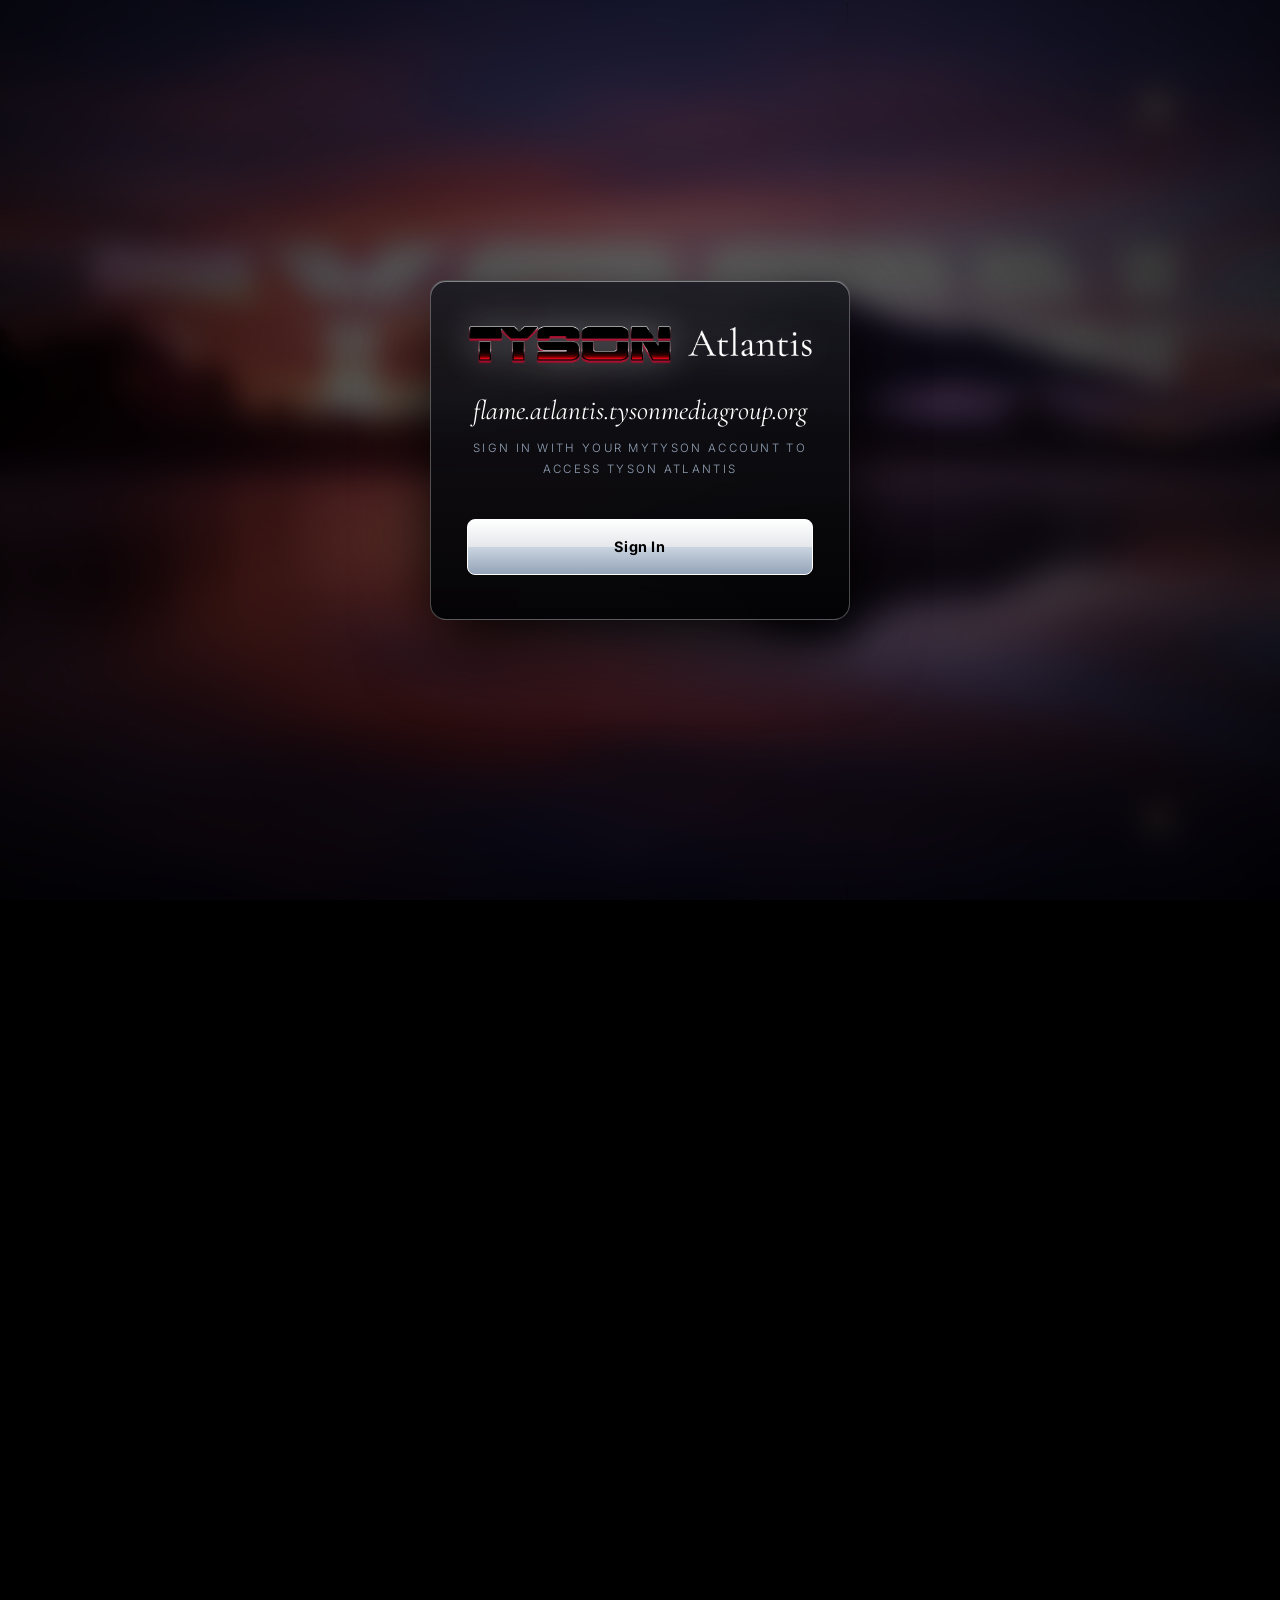
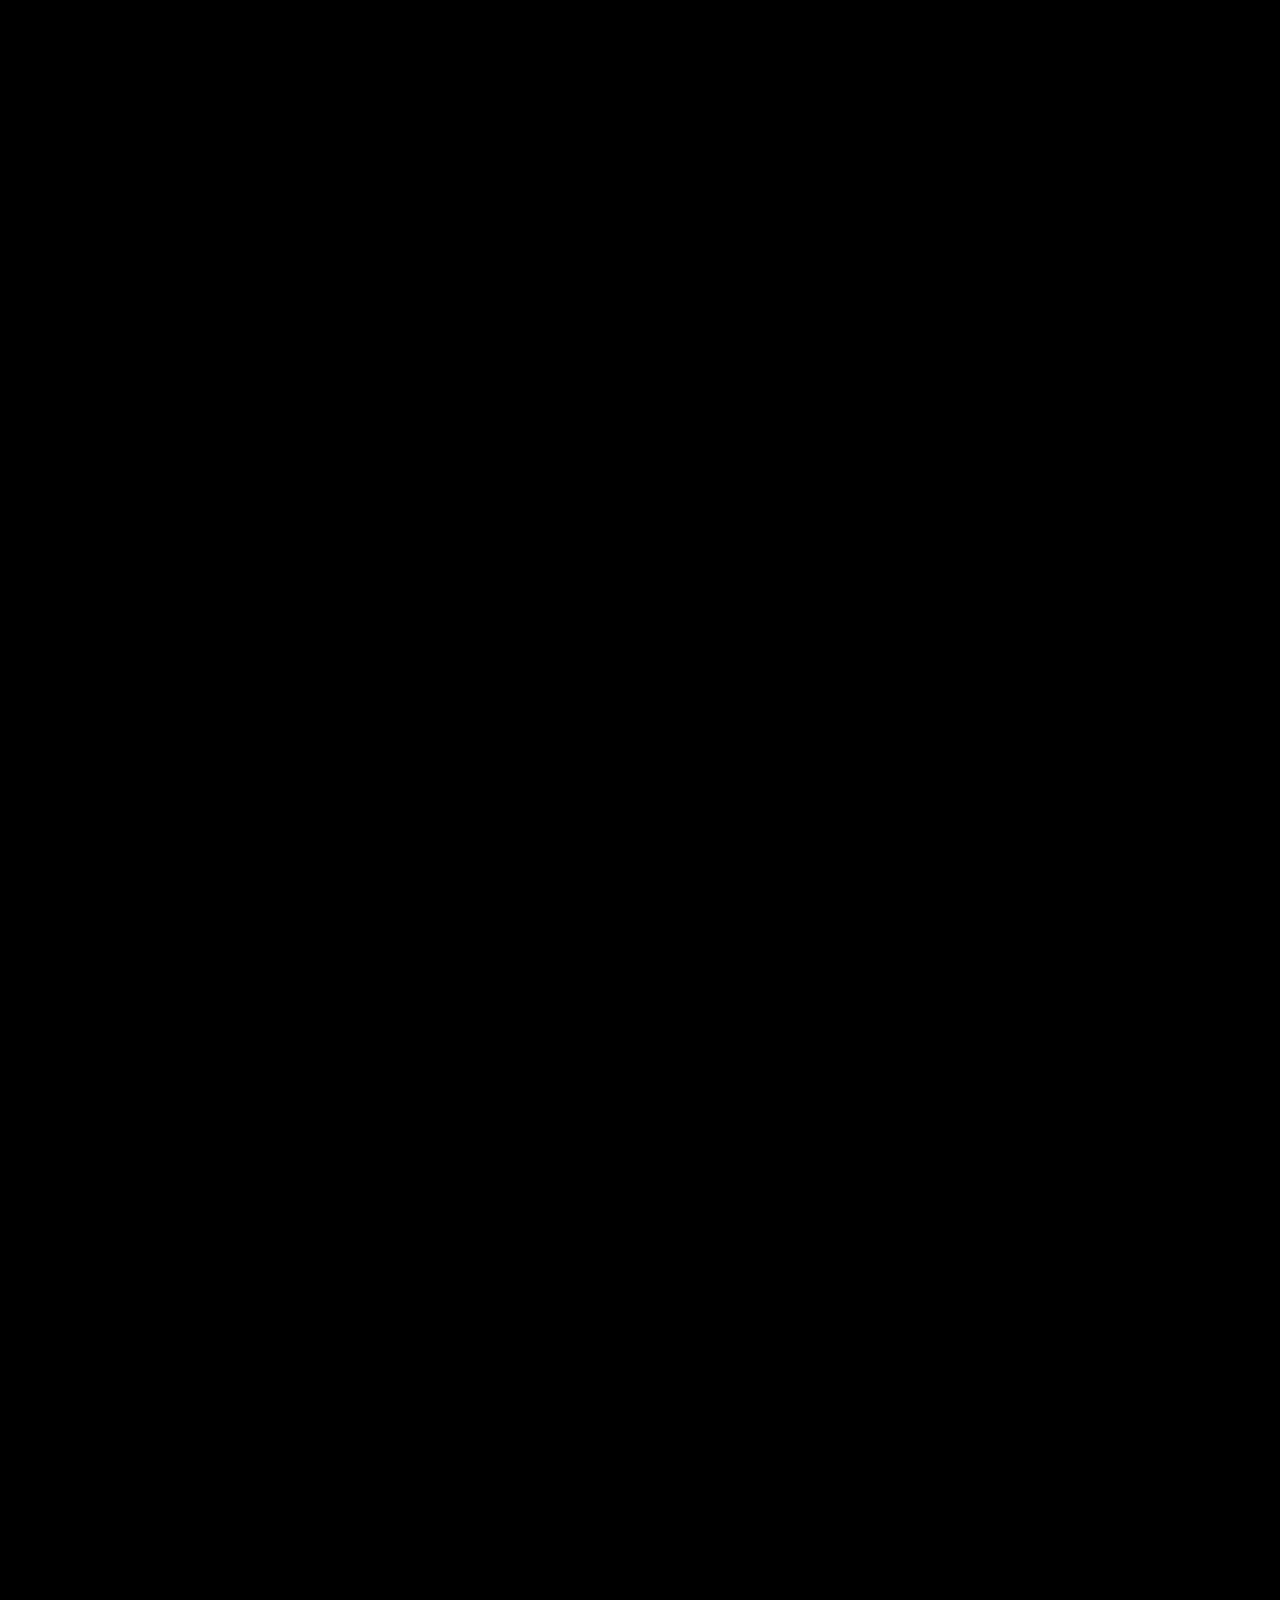
<file: index.html>
<!DOCTYPE html>
<html lang="en" class="intro-animated-page" data-theme="noir-aero">
<head>
    <meta charset="UTF-8">
    <meta name="viewport" content="width=device-width, initial-scale=1.0">
    <title>TYSON Atlantis — flame.atlantis.tysonmediagroup.org</title>
    <link rel="preconnect" href="https://fonts.googleapis.com">
    <link rel="preconnect" href="https://fonts.gstatic.com" crossorigin>
    <link href="https://fonts.googleapis.com/css2?family=Cormorant+Garamond:ital,wght@0,300;0,400;0,500;0,600;1,300;1,400;1,500;1,600&family=Inter:wght@300;400;500;600;700&family=M+PLUS+Rounded+1c:wght@400;500;700;800&family=Nunito:wght@400;600;700;800&family=JetBrains+Mono:wght@400;500;600&display=swap" rel="stylesheet">
    <link rel="stylesheet" href="styles.css">
</head>
<body>
    <!-- Access Lock Screen Overlay -->
    <div class="atlantis-lock-overlay" id="atlantis-lock-screen" role="dialog" aria-modal="true" aria-label="Access Verification">
        <div class="atlantis-lock-card">
            <img src="assets/LOGOSFORGEMINI/TYSONAtlantisBanner.png" alt="TYSON Atlantis" class="atlantis-lock-logo">
            <div class="atlantis-lock-domain">flame.atlantis.tysonmediagroup.org</div>
            <div class="atlantis-lock-subtitle">Sign in with your myTYSON account to access TYSON Atlantis</div>
            <div class="atlantis-lock-form">
                <a href="https://auth.my.tysonmediagroup.org?app=atlantis" id="atlantis-sso-btn" class="atlantis-lock-submit" style="display: block; text-decoration: none; text-align: center;">Sign In</a>
            </div>
        </div>
    </div>
    <!-- Main Top Navigation Header -->
    <header class="main-header" id="main-header">
        <div class="container-wide nav-container">
            <a href="#home" class="nav-logo" aria-label="TYSON Atlantis Home">
                <img src="assets/LOGOSFORGEMINI/TYSONAtlantisBanner.png" alt="TYSON Atlantis" class="logo-img">
            </a>

            <nav class="main-nav" id="main-nav">
                <a href="#home" class="nav-link active">Home</a>
                <a href="player.html" class="nav-link nav-deck-link">Player</a>
                <a href="#catalog" class="nav-link">Releases</a>
                <a href="#about" class="nav-link">Philosophy</a>
            </nav>

            <div class="nav-actions">
                <button id="atlantis-lock-btn" class="btn btn-outline btn-sm" title="Lock Session">
                    <span id="atlantis-active-user-label">Lock</span>
                </button>
                <button class="settings-btn" id="settings-toggle-btn" aria-label="Open Appearance Settings" title="Appearance Settings">
                    <svg width="20" height="20" viewBox="0 0 24 24" fill="none" stroke="currentColor" stroke-width="1.8" stroke-linecap="round" stroke-linejoin="round">
                        <circle cx="12" cy="12" r="3"></circle>
                        <path d="M19.4 15a1.65 1.65 0 0 0 .33 1.82l.06.06a2 2 0 0 1 0 2.83 2 2 0 0 1-2.83 0l-.06-.06a1.65 1.65 0 0 0-1.82-.33 1.65 1.65 0 0 0-1 1.51V21a2 2 0 0 1-2 2 2 2 0 0 1-2-2v-.09A1.65 1.65 0 0 0 9 19.4a1.65 1.65 0 0 0-1.82.33l-.06.06a2 2 0 0 1-2.83 0 2 2 0 0 1 0-2.83l.06-.06a1.65 1.65 0 0 0 .33-1.82 1.65 1.65 0 0 0-1.51-1H3a2 2 0 0 1-2-2 2 2 0 0 1 2-2h.09A1.65 1.65 0 0 0 4.6 9a1.65 1.65 0 0 0-.33-1.82l-.06-.06a2 2 0 0 1 0-2.83 2 2 0 0 1 2.83 0l.06.06a1.65 1.65 0 0 0 1.82.33H9a1.65 1.65 0 0 0 1-1.51V3a2 2 0 0 1 2-2 2 2 0 0 1 2 2v.09a1.65 1.65 0 0 0 1 1.51 1.65 1.65 0 0 0 1.82-.33l.06-.06a2 2 0 0 1 2.83 0 2 2 0 0 1 0 2.83l-.06.06a1.65 1.65 0 0 0-.33 1.82V9a1.65 1.65 0 0 0 1.51 1H21a2 2 0 0 1 2 2 2 2 0 0 1-2 2h-.09a1.65 1.65 0 0 0-1.51 1z"></path>
                    </svg>
                </button>
                <button class="mobile-toggle" id="mobile-toggle" aria-label="Toggle Menu">
                    <span></span><span></span><span></span>
                </button>
            </div>
        </div>
    </header>

    <main id="spa-main-content">
        <!-- ===================================================================
             VIEW 1: HOME (#home)
             =================================================================== -->
        <div id="view-home" class="page-view active-view">
            <!-- Hero Section with Traced 'atlantis.tysonmediagroup.org' Title -->
            <section class="hero-section">
                <!-- Ambient Frosted Glass Background Stage -->
                <div class="hero-bg-carousel" aria-hidden="true">
                    <div class="hero-bg-slide active" style="background-image: url('assets/LOGOSFORGEMINI/ATLANTIS-Sunset.jpg');"></div>
                    <div class="hero-bg-slide" style="background-image: url('assets/LOGOSFORGEMINI/ATLANTISPLAYER-FRUTIGERAERO1.webp');"></div>
                    <div class="hero-bg-slide" style="background-image: url('assets/LOGOSFORGEMINI/ATLANTIS-Sunset2.webp');"></div>
                    <div class="hero-bg-slide" style="background-image: url('assets/LOGOSFORGEMINI/ATLANTISPLAYER-Sunset3.jpg');"></div>
                    <div class="hero-bg-slide" style="background-image: url('assets/LOGOSFORGEMINI/ATLANTISPLAYER_NightGasStation1.jpg');"></div>
                    <div class="hero-bg-overlay"></div>
                </div>

                <div class="container-wide hero-container">
                    <div class="hero-tag-wrap">
                        <span class="editorial-tag">SONIC ARCHITECTURE &bull; ATLANTIS EMOTION AMBIENCE</span>
                    </div>

                    <!-- Centerpiece Title: Exact SVG Letter-by-Letter Trace -->
                    <div class="hero-domain-stage">
                        <svg class="domain-hero-svg" viewBox="0 0 1320 110" xmlns="http://www.w3.org/2000/svg">
                            <defs>
                                <style>
                                    @import url('https://fonts.googleapis.com/css2?family=Cormorant+Garamond:ital,wght@1,400;1,600&amp;display=block');
                                    .domain-hero-text {
                                        font-family: 'Cormorant Garamond', Georgia, serif !important;
                                        font-style: italic !important;
                                    }
                                </style>
                            </defs>
                            <text x="50%" y="62%" text-anchor="middle" dominant-baseline="middle" class="domain-hero-text">
                                <tspan class="trace-char trace-c1">f</tspan><tspan class="trace-char trace-c2">l</tspan><tspan class="trace-char trace-c3">a</tspan><tspan class="trace-char trace-c4">m</tspan><tspan class="trace-char trace-c5">e</tspan><tspan class="trace-char trace-c6">.</tspan><tspan class="trace-char trace-c7">a</tspan><tspan class="trace-char trace-c8">t</tspan><tspan class="trace-char trace-c9">l</tspan><tspan class="trace-char trace-c10">a</tspan><tspan class="trace-char trace-c11">n</tspan><tspan class="trace-char trace-c12">t</tspan><tspan class="trace-char trace-c13">i</tspan><tspan class="trace-char trace-c14">s</tspan><tspan class="trace-char trace-c15">.</tspan><tspan class="trace-char trace-c16">t</tspan><tspan class="trace-char trace-c17">y</tspan><tspan class="trace-char trace-c18">s</tspan><tspan class="trace-char trace-c19">o</tspan><tspan class="trace-char trace-c20">n</tspan><tspan class="trace-char trace-c21">m</tspan><tspan class="trace-char trace-c22">e</tspan><tspan class="trace-char trace-c23">d</tspan><tspan class="trace-char trace-c24">i</tspan><tspan class="trace-char trace-c25">a</tspan><tspan class="trace-char trace-c26">g</tspan><tspan class="trace-char trace-c27">r</tspan><tspan class="trace-char trace-c28">o</tspan><tspan class="trace-char trace-c29">u</tspan><tspan class="trace-char trace-c30">p</tspan><tspan class="trace-char trace-c31">.</tspan><tspan class="trace-char trace-c32">o</tspan><tspan class="trace-char trace-c33">r</tspan><tspan class="trace-char trace-c34">g</tspan>
                            </text>
                        </svg>
                    </div>

                    <!-- Tagline in Cormorant Garamond -->
                    <h2 class="hero-tagline-title">
                        Stillness in Motion &bull; Sped Up, Slowed, Pitched &amp; Reverbed
                    </h2>

                    <!-- Emotional Sub-quote -->
                    <p class="hero-emotional-subtitle">
                        "The hum of memory monoliths rising from an infinite sea &bull; Calibrated for nocturnal contemplation."
                    </p>

                    <!-- Hero Action Buttons -->
                    <div class="hero-cta-group">
                        <a href="player.html" class="btn btn-primary hero-launch-btn">
                            <span>Launch Player &rarr;</span>
                        </a>
                        <a href="#emotion-ambience" class="btn btn-secondary">
                            <span>Emotion Ambience</span>
                        </a>
                        <button id="hero-sound-play-btn" class="btn btn-youtube-cta" title="Play At the Speed of Light">
                            <svg width="18" height="18" viewBox="0 0 24 24" fill="currentColor"><path d="M12 3v10.55c-.59-.34-1.27-.55-2-.55-2.21 0-4 1.79-4 4s1.79 4 4 4 4-1.79 4-4V7h4V3h-6z"/></svg>
                            <span id="hero-play-label">Play At the Speed of Light</span>
                        </button>
                    </div>
                </div>
            </section>

            <!-- Home Content Sections -->
            <div class="home-content-section">
                <!-- Featured Audio Player Spotlight Strip -->
                <section class="section-padding featured-audio-strip">
                    <div class="container-wide">
                        <div class="featured-player-card">
                            <div class="featured-player-left">
                                <div class="spinning-vinyl-preview" id="home-vinyl-preview">
                                    <div class="vinyl-disc">
                                        <div class="vinyl-grooves"></div>
                                        <div class="vinyl-center-label">
                                            <img src="assets/LOGOSFORGEMINI/TYSONAtlantisBanner.png" alt="Atlantis">
                                        </div>
                                    </div>
                                </div>
                                <div class="featured-track-meta">
                                    <span class="badge-tag">NOW SPOTLIGHTED &bull; 432Hz</span>
                                    <h3 id="spotlight-title">At the Speed of Light</h3>
                                    <p id="spotlight-artist">Dimrain47</p>
                                    <div class="spotlight-tags">
                                        <span class="sound-spec">Original Master</span>
                                        <span class="sound-spec">Slowed + Reverb</span>
                                        <span class="sound-spec">Sped Up</span>
                                    </div>
                                </div>
                            </div>
                            <div class="featured-player-actions">
                                <button class="btn btn-primary track-direct-play-btn" data-track-id="speed-of-light">
                                    <svg width="16" height="16" viewBox="0 0 24 24" fill="currentColor"><polygon points="5 3 19 12 5 21 5 3"></polygon></svg>
                                    <span>Stream Now</span>
                                </button>
                                <a href="player.html" class="btn btn-outline btn-sm">
                                    <span>Open Standalone Player &rarr;</span>
                                </a>
                            </div>
                        </div>
                    </div>
                </section>

                <!-- Sonic Disciplines Grid -->
                <section class="section-padding" style="border-top: none; padding-top: 1rem;">
                    <div class="container-wide">
                        <div class="section-header-row">
                            <div>
                                <span class="editorial-tag">AUDIO DISCIPLINES</span>
                                <h2 class="editorial-title">The Atlantis Sonic Spectrum</h2>
                            </div>
                            <a href="#studio" class="btn btn-outline btn-sm">Full Studio Breakdown &rarr;</a>
                        </div>

                        <div class="grid-4">
                            <div class="card emotion-card">
                                <span class="card-num">01</span>
                                <span class="badge-tag">ACOUSTIC ATMOSPHERE</span>
                                <h3>Slowed &amp; Reverbed</h3>
                                <p>Extending harmonic tails, lowering resonant pitch frequencies, and crafting cavernous ambient decay for deep meditative focus.</p>
                            </div>

                            <div class="card emotion-card">
                                <span class="card-num">02</span>
                                <span class="badge-tag">ENERGY &amp; RHYTHM</span>
                                <h3>Sped Up &amp; Pitched</h3>
                                <p>Dynamic transient shaping, high-frequency excitation, and tempo manipulation engineered for vivid emotional kinetic energy.</p>
                            </div>

                            <div class="card emotion-card">
                                <span class="card-num">03</span>
                                <span class="badge-tag">HARDWARE NOSTALGIA</span>
                                <h3>PS2 &amp; XBOX Ambience</h3>
                                <p>Inspired by the monolithic boot hums of the original Xbox and the infinite ocean towers of the PlayStation 2 system menu.</p>
                            </div>

                            <div class="card emotion-card">
                                <span class="card-num">04</span>
                                <span class="badge-tag">AQUEOUS HARMONICS</span>
                                <h3>Submerged Space</h3>
                                <p>Underwater low-pass filtering, marine sound-staging, and oceanic binaural spatialization evoking the sunken stillness of Atlantis.</p>
                            </div>
                        </div>
                    </div>
                </section>

                <!-- AtlantisEmotionAmbience Spotlight -->
                <section class="section-padding">
                    <div class="container-wide">
                        <div class="section-header-row">
                            <div>
                                <span class="editorial-tag">EMOTIONAL RESONANCE</span>
                                <h2 class="editorial-title">AtlantisEmotionAmbience</h2>
                            </div>
                            <a href="#emotion-ambience" class="btn btn-outline btn-sm">Read the Manifesto &rarr;</a>
                        </div>

                        <div class="grid-3">
                            <div class="sound-card emotion-glow-card">
                                <div class="sound-card-header">
                                    <span class="sound-tag">CONSOLES OF MEMORY &bull; PS2 COLD BLUE</span>
                                    <h3>Ocean Monoliths (PS2 Boot)</h3>
                                    <p>Low-frequency maritime wave oscillations, crystalline rising towers, and the vast, empty calm of the legendary PlayStation 2 BIOS screen.</p>
                                </div>
                                <div class="sound-card-footer">
                                    <span class="sound-spec">432Hz &bull; 100% Wet Reverb &bull; -3.5 Semitones</span>
                                    <button class="btn btn-outline btn-sm track-direct-play-btn" data-track-id="ps2-bios" style="margin-top: 0.8rem;">
                                        <span>Play Track &nearr;</span>
                                    </button>
                                </div>
                            </div>

                            <div class="sound-card emotion-glow-card">
                                <div class="sound-card-header">
                                    <span class="sound-tag">NOSTALGIA ARCHIVE &bull; 2010 MEMORY</span>
                                    <h3>it's 2010 - r e f l e c t i o n s</h3>
                                    <p>Alyzea acoustic masterpiece slowed and pitched down with ethereal reverb tails, evoking long summer sunsets from 2010.</p>
                                </div>
                                <div class="sound-card-footer">
                                    <span class="sound-spec">Slowed + Pitched &bull; Nostalgia Mix &bull; Warm Tape</span>
                                    <button class="btn btn-outline btn-sm track-direct-play-btn" data-track-id="its-2010-reflections" style="margin-top: 0.8rem;">
                                        <span>Play Track &nearr;</span>
                                    </button>
                                </div>
                            </div>

                            <div class="sound-card emotion-glow-card">
                                <div class="sound-card-header">
                                    <span class="sound-tag">ORGANIC CALM &bull; TIDE POOL MEDITATION</span>
                                    <h3>Tide Pool &bull; Slowed Submersion</h3>
                                    <p>Gentle aqueous pads, binaural stereo widening, and softened transient decay crafted for nocturnal stillness in motion.</p>
                                </div>
                                <div class="sound-card-footer">
                                    <span class="sound-spec">Official Soundtrack &bull; 0.85x Speed &bull; Extended Lows</span>
                                    <button class="btn btn-outline btn-sm track-direct-play-btn" data-track-id="tide-pool" style="margin-top: 0.8rem;">
                                        <span>Play Track &nearr;</span>
                                    </button>
                                </div>
                            </div>
                        </div>
                    </div>
                </section>
            </div>
        </div>

        <!-- ===================================================================
             VIEW 2: AUDIO STUDIO (#studio)
             =================================================================== -->
        <div id="view-studio" class="page-view">
            <section class="page-header">
                <div class="container-wide page-header-container">
                    <div class="hero-top-row">
                        <span class="editorial-tag">SONIC ENGINEERING &bull; DSP PIPELINE</span>
                    </div>
                    <div class="hero-bottom-left-anchor">
                        <h1 class="page-title oversized-faint-title">Studio</h1>
                        <p class="page-subtitle">
                            TYSON Atlantis manipulates frequency, time, and spatial depth to transform sound into visceral atmospheric architecture.
                        </p>
                    </div>
                </div>
            </section>

            <section class="section-padding">
                <div class="container-wide">
                    <div class="grid-3">
                        <div class="card emotion-card">
                            <span class="card-num">I</span>
                            <span class="badge-tag">DSP PROCESS</span>
                            <h3>Time-Stretching &amp; Granular Delay</h3>
                            <p>Stretching audio up to 400% while retaining transient micro-details, scattering sound grains into multi-layered ambient clouds.</p>
                        </div>

                        <div class="card emotion-card">
                            <span class="card-num">II</span>
                            <span class="badge-tag">FREQUENCY SHIFTING</span>
                            <h3>Harmonic Pitch Modulation</h3>
                            <p>Fine-pitch detuning down to the sub-bass foundation (-12 to -24 semitones) for dense, weighty sonic depth.</p>
                        </div>

                        <div class="card emotion-card">
                            <span class="card-num">III</span>
                            <span class="badge-tag">ACOUSTIC SPACE</span>
                            <h3>Convolution &amp; Algorithmic Reverbs</h3>
                            <p>Simulating immense reflective spaces—from cathedral vaults to underwater canyons and vintage hardware chamber emulations.</p>
                        </div>
                    </div>

                    <div style="margin-top: 3rem; text-align: center;">
                        <a href="player.html" class="btn btn-primary">
                            <span>Open Standalone Player Deck &rarr;</span>
                        </a>
                    </div>
                </div>
            </section>
        </div>

        <!-- ===================================================================
             VIEW 3: ATLANTIS EMOTION AMBIENCE (#emotion-ambience)
             =================================================================== -->
        <div id="view-emotion-ambience" class="page-view">
            <section class="page-header">
                <div class="container-wide page-header-container">
                    <div class="hero-top-row">
                        <span class="editorial-tag">PHILOSOPHICAL SOUNDSCAPES</span>
                    </div>
                    <div class="hero-bottom-left-anchor">
                        <h1 class="page-title oversized-faint-title">Emotion Ambience</h1>
                        <p class="page-subtitle">
                            Ambient sound that holds meaning. Inspired by the profound, slightly lonely, yet comforting atmospheres of early 2000s hardware boot screens and boundless virtual worlds.
                        </p>
                    </div>
                </div>
            </section>

            <section class="section-padding">
                <div class="container" style="max-width: 1080px;">
                    <div style="font-size: 1.25rem; line-height: 1.95; color: var(--text-body); margin-top: 1rem;">
                        <div class="modal-callout emotion-manifest-callout" style="margin: 2.5rem 0 3.5rem 0; text-align: center; border-left: none; border-top: 1px solid var(--border-subtle); border-bottom: 1px solid var(--border-subtle); padding: 3rem 2rem;">
                            <span style="font-family: var(--font-heading); font-size: 3.2rem; font-style: italic; color: var(--text-white); display: block; margin-bottom: 0.5rem; text-shadow: 0 0 25px var(--accent-glow);">
                                "A Resonance of Memory"
                            </span>
                            <span style="font-size: 0.85rem; color: var(--text-dim); letter-spacing: 0.18em; text-transform: uppercase;">
                                The AtlantisEmotionAmbience Manifest &bull; 432Hz Core
                            </span>
                        </div>

                        <p style="margin-bottom: 2.25rem;">
                            There was an unmistakable emotional weight to turning on a console like the <strong>PlayStation 2</strong> or original <strong>Xbox</strong> late at night. The sound of memory card towers rising from a foggy ocean, or a radioactive core humming in the dark, wasn't just UI audio—it was an invitation into an expansive, calm dimension.
                        </p>
                        <p style="margin-bottom: 2.25rem;">
                            <strong>AtlantisEmotionAmbience</strong> captures that specific feeling. By synthesizing warm tape flutter, sub-octave droning, and shimmering high-register reverberation, we craft sounds that feel like memories you didn't know you had.
                        </p>

                        <div style="margin: 3.5rem 0; text-align: center;">
                            <button class="btn btn-primary track-direct-play-btn" data-track-id="ps2-bios">
                                <span>Experience PS2 Ocean Ambience in Deck &rarr;</span>
                            </button>
                        </div>
                    </div>
                </div>
            </section>
        </div>

        <!-- ===================================================================
             VIEW 4: CATALOG & RELEASES (#catalog)
             =================================================================== -->
        <div id="view-catalog" class="page-view">
            <section class="page-header">
                <div class="container-wide page-header-container">
                    <div class="hero-top-row">
                        <span class="editorial-tag">OFFICIAL TYSON ATLANTIS DISCOGRAPHY</span>
                    </div>
                    <div class="hero-bottom-left-anchor">
                        <h1 class="page-title oversized-faint-title">Releases</h1>
                        <p class="page-subtitle">
                            Stream and explore original sound design, slowed/reverbed audio productions, and film soundtracks composed for TYSON Media Group.
                        </p>
                    </div>
                </div>
            </section>

            <section class="section-padding">
                <div class="container-wide">
                    <div class="grid-3" id="catalog-cards-grid">
                        <div class="card emotion-card">
                            <span class="card-num">#001</span>
                            <span class="badge-tag">DIMRAIN47</span>
                            <h3>At the Speed of Light</h3>
                            <p>Dimrain47 — Orchestral electronic trance and high-velocity synth arpeggios.</p>
                            <div style="margin-top: 1.5rem;">
                                <button class="btn btn-outline btn-sm track-direct-play-btn" data-track-id="speed-of-light">
                                    <span>Play Track &circlearrowright;</span>
                                </button>
                            </div>
                        </div>

                        <div class="card emotion-card">
                            <span class="card-num">#002</span>
                            <span class="badge-tag">SLOWED + REVERB</span>
                            <h3>At the Speed of Light (Slowed + Reverb)</h3>
                            <p>Dimrain47 slowed to 0.84x pitch and immersed in cathedral reverb.</p>
                            <div style="margin-top: 1.5rem;">
                                <button class="btn btn-outline btn-sm track-direct-play-btn" data-track-id="speed-of-light-slowed">
                                    <span>Play Track &circlearrowright;</span>
                                </button>
                            </div>
                        </div>

                        <div class="card emotion-card">
                            <span class="card-num">#003</span>
                            <span class="badge-tag">DIMRAIN47</span>
                            <h3>Surface</h3>
                            <p>Dimrain47 — Melodic electronic leads and rapid-fire rhythmic precision.</p>
                            <div style="margin-top: 1.5rem;">
                                <button class="btn btn-outline btn-sm track-direct-play-btn" data-track-id="dimrain-surface">
                                    <span>Play Track &circlearrowright;</span>
                                </button>
                            </div>
                        </div>

                        <div class="card emotion-card">
                            <span class="card-num">#004</span>
                            <span class="badge-tag">DIMRAIN47</span>
                            <h3>Infernoplex</h3>
                            <p>Dimrain47 — Driving synth riffs and classic electronic percussion.</p>
                            <div style="margin-top: 1.5rem;">
                                <button class="btn btn-outline btn-sm track-direct-play-btn" data-track-id="dimrain-infernoplex">
                                    <span>Play Track &circlearrowright;</span>
                                </button>
                            </div>
                        </div>

                        <div class="card emotion-card">
                            <span class="card-num">#005</span>
                            <span class="badge-tag">F-777</span>
                            <h3>Sonic Blaster</h3>
                            <p>F-777 — Crisp electro basslines and melodic synth drops.</p>
                            <div style="margin-top: 1.5rem;">
                                <button class="btn btn-outline btn-sm track-direct-play-btn" data-track-id="sonic-blaster">
                                    <span>Play Track &circlearrowright;</span>
                                </button>
                            </div>
                        </div>

                        <div class="card emotion-card">
                            <span class="card-num">#006</span>
                            <span class="badge-tag">NIGHTKILLA</span>
                            <h3>Nine Circles</h3>
                            <p>NightKilla — Heavy electronic dubstep and rapid synth sequences.</p>
                            <div style="margin-top: 1.5rem;">
                                <button class="btn btn-outline btn-sm track-direct-play-btn" data-track-id="nine-circles">
                                    <span>Play Track &circlearrowright;</span>
                                </button>
                            </div>
                        </div>

                        <div class="card emotion-card">
                            <span class="card-num">#007</span>
                            <span class="badge-tag">CREO</span>
                            <h3>Dimension</h3>
                            <p>Creo — Saxophone melodies fused with atmospheric electronic production.</p>
                            <div style="margin-top: 1.5rem;">
                                <button class="btn btn-outline btn-sm track-direct-play-btn" data-track-id="creo-dimension">
                                    <span>Play Track &circlearrowright;</span>
                                </button>
                            </div>
                        </div>

                        <div class="card emotion-card">
                            <span class="card-num">#008</span>
                            <span class="badge-tag">OFFICIAL SIGNATURE</span>
                            <h3>tysonmediagroupsunset</h3>
                            <p>The definitive evening score of TYSON Media Group. Warm sunset pads, extended low-end decay, and serene stillness.</p>
                            <div style="margin-top: 1.5rem;">
                                <button class="btn btn-outline btn-sm track-direct-play-btn" data-track-id="tyson-sunset">
                                    <span>Play Track &circlearrowright;</span>
                                </button>
                            </div>
                        </div>

                        <div class="card emotion-card">
                            <span class="card-num">#009</span>
                            <span class="badge-tag">OFFICIAL SOUNDTRACK</span>
                            <h3>Tide Pool (Original Core Mix)</h3>
                            <p>The iconic atmospheric foundation score of the myT5S platform and TYSON Media Group portal.</p>
                            <div style="margin-top: 1.5rem;">
                                <button class="btn btn-outline btn-sm track-direct-play-btn" data-track-id="tide-pool">
                                    <span>Play Track &circlearrowright;</span>
                                </button>
                            </div>
                        </div>
                    </div>
                </div>
            </section>
        </div>

        <!-- ===================================================================
             VIEW 5: ACOUSTIC PHILOSOPHY (#about)
             =================================================================== -->
        <div id="view-about" class="page-view">
            <section class="page-header">
                <div class="container-wide page-header-container">
                    <div class="hero-top-row">
                        <span class="editorial-tag">THE SONIC ETHOS</span>
                    </div>
                    <div class="hero-bottom-left-anchor">
                        <h1 class="page-title oversized-faint-title">Philosophy</h1>
                        <p class="page-subtitle">
                            Audio is not background filler—it is the emotional architecture of perception.
                        </p>
                    </div>
                </div>
            </section>

            <section class="section-padding">
                <div class="container" style="max-width: 1080px;">
                    <div style="font-size: 1.25rem; line-height: 1.95; color: var(--text-body); margin-top: 1rem;">
                        <div class="modal-callout emotion-manifest-callout" style="margin: 2.5rem 0 3.5rem 0; text-align: center; border-left: none; border-top: 1px solid var(--border-subtle); border-bottom: 1px solid var(--border-subtle); padding: 3rem 2rem;">
                            <span style="font-family: var(--font-heading); font-size: 3.2rem; font-style: italic; color: var(--text-white); display: block; margin-bottom: 0.5rem; text-shadow: 0 0 25px var(--accent-glow);">
                                "Stillness in Motion"
                            </span>
                            <span style="font-size: 0.85rem; color: var(--text-dim); letter-spacing: 0.18em; text-transform: uppercase;">
                                Official Motto &bull; TYSON Atlantis &bull; Audio Studio
                            </span>
                        </div>

                        <p style="margin-bottom: 2.25rem;">
                            At TYSON Atlantis, our approach is rooted in the belief that slowing down, pitch-shifting, and adding spatial reverb isn't just a trend—it unlocks hidden harmonic frequencies that trigger deep human nostalgia.
                        </p>
                        <p style="margin-bottom: 2.25rem;">
                            Whether producing the soundtrack for high-speed racing telemetry films or crafting ambient soundscapes for nocturnal coding, our productions are engineered to create a tranquil sanctuary of sound.
                        </p>
                    </div>
                </div>
            </section>
        </div>
    </main>

    <!-- ===================================================================
         PERSISTENT FLOATING BOTTOM AUDIO MINI-PLAYER DOCK
         =================================================================== -->
    <div class="bottom-audio-dock" id="persistent-audio-dock">
        <div class="dock-container">
            <!-- Left: Mini Track Details -->
            <div class="dock-track-info">
                <a href="player.html" class="dock-thumb-wrap" title="Open Standalone Player">
                    <div class="dock-mini-vinyl" id="dock-mini-vinyl">
                        <img src="assets/LOGOSFORGEMINI/TYSONAtlantisBanner.png" alt="Vinyl Label">
                    </div>
                </a>
                <div class="dock-meta-text">
                    <a href="player.html" class="dock-title-link" id="dock-track-title">At the Speed of Light</a>
                    <span class="dock-artist" id="dock-track-artist">Dimrain47</span>
                </div>
            </div>

            <!-- Center: Transport & Progress Scrubber -->
            <div class="dock-controls-center">
                <div class="dock-buttons-row">
                    <button class="dock-btn" id="dock-prev-btn" title="Previous Track">
                        <svg width="18" height="18" viewBox="0 0 24 24" fill="currentColor"><polygon points="19 20 9 12 19 4 19 20"></polygon><line x1="5" y1="19" x2="5" y2="5" stroke="currentColor" stroke-width="2.5"></line></svg>
                    </button>
                    <button class="dock-btn-play" id="dock-play-btn" title="Play / Pause">
                        <svg id="dock-play-icon" width="20" height="20" viewBox="0 0 24 24" fill="currentColor"><polygon points="5 3 19 12 5 21 5 3"></polygon></svg>
                        <svg id="dock-pause-icon" width="20" height="20" viewBox="0 0 24 24" fill="currentColor" style="display: none;"><rect x="6" y="4" width="4" height="16"></rect><rect x="14" y="4" width="4" height="16"></rect></svg>
                    </button>
                    <button class="dock-btn" id="dock-next-btn" title="Next Track">
                        <svg width="18" height="18" viewBox="0 0 24 24" fill="currentColor"><polygon points="5 4 15 12 5 20 5 4"></polygon><line x1="19" y1="5" x2="19" y2="19" stroke="currentColor" stroke-width="2.5"></line></svg>
                    </button>
                </div>
                <div class="dock-scrubber-row">
                    <span class="dock-time" id="dock-time-current">0:00</span>
                    <div class="dock-progress-track" id="dock-progress-wrap">
                        <div class="dock-progress-fill" id="dock-progress-fill"></div>
                    </div>
                    <span class="dock-time" id="dock-time-duration">0:00</span>
                </div>
            </div>

            <!-- Right: Mini Visualizer & Deck Launcher -->
            <div class="dock-actions-right">
                <canvas id="dock-mini-visualizer" width="80" height="32" class="dock-mini-canvas" title="Live Visualizer"></canvas>
                <span class="dock-speed-badge" id="dock-speed-badge">1.00x</span>
                <a href="player.html" class="btn btn-outline btn-xs dock-deck-open-btn" title="Open Full Standalone Player">
                    <svg width="14" height="14" viewBox="0 0 24 24" fill="none" stroke="currentColor" stroke-width="2"><polyline points="15 3 21 3 21 9"></polyline><polyline points="9 21 3 21 3 15"></polyline><line x1="21" y1="3" x2="14" y2="10"></line><line x1="3" y1="21" x2="10" y2="14"></line></svg>
                    <span>Player</span>
                </a>
            </div>
        </div>
    </div>

    <!-- Main Footer with Full 44-Endpoint Registry -->
    <footer class="main-footer">
        <div class="container-wide">
            <div class="footer-top-grid">
                <div class="footer-brand-col">
                    <img src="assets/LOGOSFORGEMINI/TYSONAtlantisBanner.png" alt="TYSON Atlantis" class="footer-brand-logo">
                    <p class="footer-brand-desc">
                        The acoustic sound laboratory of TYSON Media Group. Specializing in slowed, sped-up, pitched, reverbed audio synthesis, and atmospheric Emotion Ambience.
                    </p>
                </div>

                <div class="footer-links-col">
                    <h4 class="footer-col-title">Navigation</h4>
                    <ul class="footer-links-list">
                        <li><a href="#home">Home</a></li>
                        <li><a href="player.html">Standalone Player</a></li>
                        <li><a href="#catalog">Catalog &amp; Releases</a></li>
                        <li><a href="#emotion-ambience">AtlantisEmotionAmbience</a></li>
                        <li><a href="#studio">Audio Studio</a></li>
                        <li><a href="#about">Acoustic Philosophy</a></li>
                    </ul>
                </div>

                <div class="footer-links-col">
                    <h4 class="footer-col-title">Media Group Registry</h4>
                    <ul class="footer-links-list">
                        <li><a href="https://tysonmediagroup.org" target="_blank" rel="noopener">tysonmediagroup.org &nearr;</a></li>
                        <li><a href="https://atlantis.tysonmediagroup.org">atlantis.tysonmediagroup.org</a></li>
                        <li><a href="https://tr.tysonmediagroup.org" target="_blank" rel="noopener">tr.tysonmediagroup.org &nearr;</a></li>
                        <li><a href="https://myt5s.app" target="_blank" rel="noopener">myt5s.app &nearr;</a></li>
                    </ul>
                </div>
            </div>

            <!-- Complete 44-Endpoint Registry Collapsible Accordion -->
            <details class="corporate-directory-accordion">
                <summary class="corporate-directory-summary">
                    <span>TYSON Media Group &bull; Complete 44-Endpoint Network Registry</span>
                    <span class="accordion-icon">+</span>
                </summary>
                <div class="corporate-directory-body">
                    <div class="directory-columns-grid">
                        <div>
                            <h5>Core Platforms</h5>
                            <ul>
                                <li><a href="https://tysonmediagroup.org" target="_blank" rel="noopener">tysonmediagroup.org &nearr;</a></li>
                                <li><a href="https://myt5s.app" target="_blank" rel="noopener">myt5s.app &nearr;</a></li>
                                <li><a href="https://t5s.app" target="_blank" rel="noopener">t5s.app &nearr;</a></li>
                                <li><a href="https://atlantis.tysonmediagroup.org">atlantis.tysonmediagroup.org</a></li>
                                <li><a href="https://tr.tysonmediagroup.org" target="_blank" rel="noopener">tr.tysonmediagroup.org &nearr;</a></li>
                            </ul>
                        </div>
                        <div>
                            <h5>Subdomains &amp; Racing</h5>
                            <ul>
                                <li><a href="https://323.tr.tysonmediagroup.org" target="_blank" rel="noopener">323.tr.tysonmediagroup.org &nearr;</a></li>
                                <li><a href="https://525.tr.tysonmediagroup.org" target="_blank" rel="noopener">525.tr.tysonmediagroup.org &nearr;</a></li>
                                <li><a href="https://11.caymans.tr.tysonmediagroup.org" target="_blank" rel="noopener">11.caymans.tr.tysonmediagroup.org &nearr;</a></li>
                                <li><a href="https://8.caymans.tr.tysonmediagroup.org" target="_blank" rel="noopener">8.caymans.tr.tysonmediagroup.org &nearr;</a></li>
                            </ul>
                        </div>
                    </div>
                </div>
            </details>

            <!-- Centered Italic flame.atlantis.tysonmediagroup.org Centerpiece with Glass Gradient Halo -->
            <div class="footer-domain-centerpiece">
                <div class="footer-logo-stage">
                    <img src="assets/LOGOSFORGEMINI/TYSONAtlantisBanner.png" alt="TYSON Atlantis" class="footer-trace-logo">
                </div>
                <div class="footer-domain-title">flame.atlantis.tysonmediagroup.org</div>
                <div class="footer-domain-subtext">Sonic Architecture &bull; AtlantisEmotionAmbience &bull; Stillness in Motion</div>
            </div>

            <div class="footer-bottom">
                <div>&copy; 2026 TYSON Media Group. All rights reserved. Registered acoustic division: <code>flame.atlantis.tysonmediagroup.org</code></div>
            </div>

            <!-- Project T6 Universal Ecosystem Anchor -->
            <div class="project-t6-footer-banner" style="display: flex; justify-content: center; align-items: center; padding: 2rem 1rem 1rem; border-top: 1px solid rgba(255, 255, 255, 0.05); margin-top: 1.5rem;">
                <a href="https://t6graph.tysonmediagroup.org" target="_blank" rel="noopener" title="PROJECT T6 // TYSON Media Group Framework">
                    <img src="assets/projectT6-logo.png" alt="PROJECT T6" style="height: 32px; width: auto; opacity: 0.85; filter: drop-shadow(0 0 12px rgba(255, 255, 255, 0.2)); transition: all 0.3s ease;" onmouseover="this.style.opacity='1'; this.style.filter='drop-shadow(0 0 20px rgba(255, 255, 255, 0.5))'; this.style.transform='scale(1.03)';" onmouseout="this.style.opacity='0.85'; this.style.filter='drop-shadow(0 0 12px rgba(255, 255, 255, 0.2))'; this.style.transform='scale(1)';">
                </a>
            </div>
        </div>
    </footer>

    <!-- Temporary Bottom Intro Logo with Frosted Glass Halo during trace -->
    <div class="intro-bottom-logo-wrap">
        <div class="intro-bottom-logo-stage">
            <img src="assets/LOGOSFORGEMINI/TYSONAtlantisBanner.png" alt="TYSON Atlantis" class="intro-bottom-logo">
        </div>
    </div>

    <!-- Theme & Settings Modal -->
    <div class="settings-modal" id="settings-modal" aria-hidden="true" role="dialog">
        <div class="settings-modal-backdrop" id="settings-modal-backdrop"></div>
        <div class="settings-modal-dialog">
            <button class="settings-modal-close" id="settings-modal-close-btn" aria-label="Close Settings">&times;</button>
            <div class="settings-header">
                <h3 class="settings-title">Portal Preferences</h3>
                <p class="settings-subtitle">Customize aesthetic theme and typography system.</p>
            </div>

            <div class="settings-section">
                <h4 class="settings-section-title">Visual Theme</h4>
                <div class="theme-options-grid">
                    <button class="theme-option-card selected" data-theme-choice="noir-aero">
                        <div class="theme-indicator-row">
                            <span class="theme-option-title">Black Frutiger Aero</span>
                            <span class="theme-swatch-circle swatch-noir-aero"></span>
                        </div>
                        <span class="theme-option-desc">Obsidian gloss glassmorphism, 50/50 specular reflections &amp; monochrome tactile gel.</span>
                    </button>

                    <button class="theme-option-card" data-theme-choice="noir">
                        <div class="theme-indicator-row">
                            <span class="theme-option-title">Noir Midnight</span>
                            <span class="theme-swatch-circle swatch-noir"></span>
                        </div>
                        <span class="theme-option-desc">Pure OLED black, high-contrast monochrome typography.</span>
                    </button>

                    <button class="theme-option-card" data-theme-choice="wii">
                        <div class="theme-indicator-row">
                            <span class="theme-option-title">Nintendo Wii</span>
                            <span class="theme-swatch-circle swatch-wii"></span>
                        </div>
                        <span class="theme-option-desc">Retro Wii system UI, rounded geometry, and sky blue accents.</span>
                    </button>

                    <button class="theme-option-card" data-theme-choice="frutiger">
                        <div class="theme-indicator-row">
                            <span class="theme-option-title">Frutiger Aero</span>
                            <span class="theme-swatch-circle swatch-frutiger"></span>
                        </div>
                        <span class="theme-option-desc">Early Apple Aqua glass, deep cyan depth, and glossy finishes.</span>
                    </button>

                    <button class="theme-option-card" data-theme-choice="nature">
                        <div class="theme-indicator-row">
                            <span class="theme-option-title">Nature Botanical</span>
                            <span class="theme-swatch-circle swatch-nature"></span>
                        </div>
                        <span class="theme-option-desc">Evergreen forest canopy, moss botanicals, and organic warmth.</span>
                    </button>
                </div>
            </div>

            <div class="settings-section" style="margin-bottom: 0;">
                <button id="replay-intro-btn" class="btn btn-outline btn-sm" style="width: 100%; justify-content: center;">
                    <span>Replay Launch Intro Sequence &circlearrowright;</span>
                </button>
            </div>
        </div>
    </div>

    <!-- Hidden HTML5 Audio Element for Web Audio API graph -->
    <audio id="main-audio-element" preload="auto" crossorigin="anonymous"></audio>

    <script src="script.js"></script>
</body>
</html>
</file>
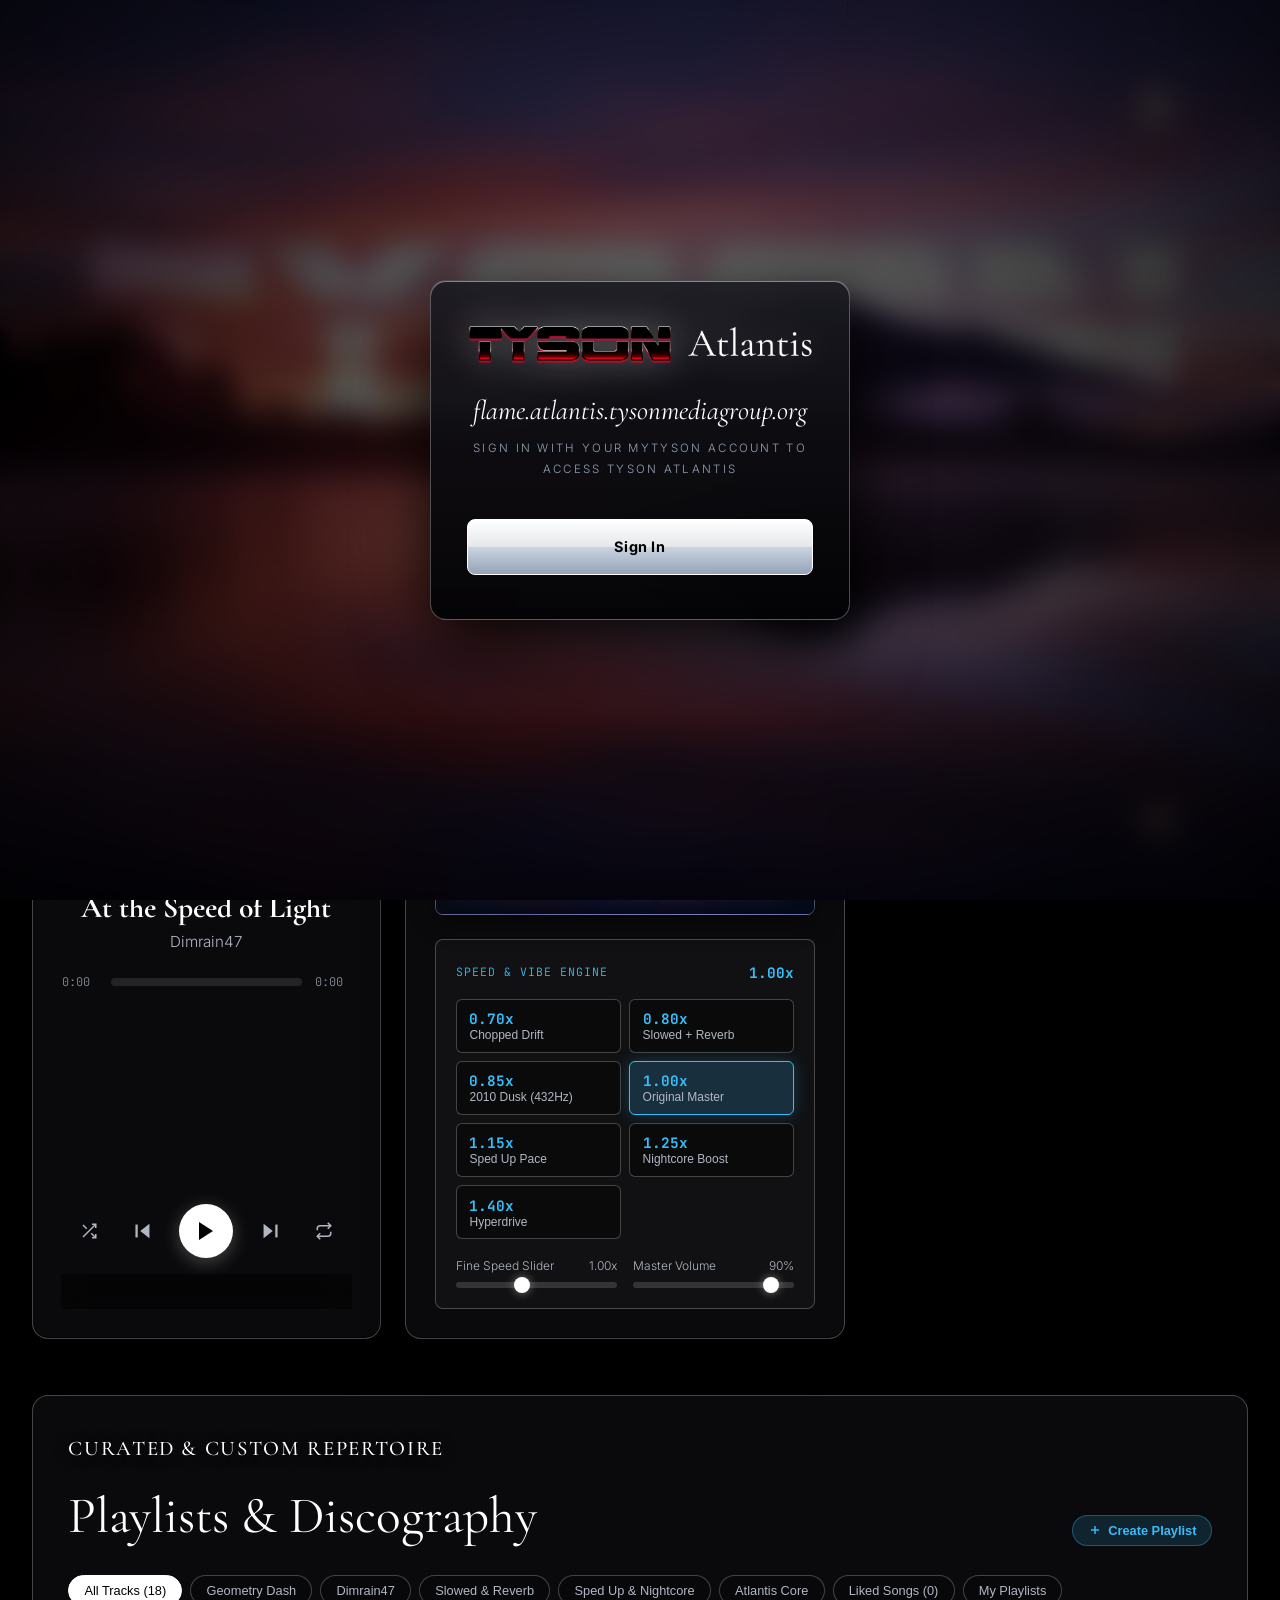
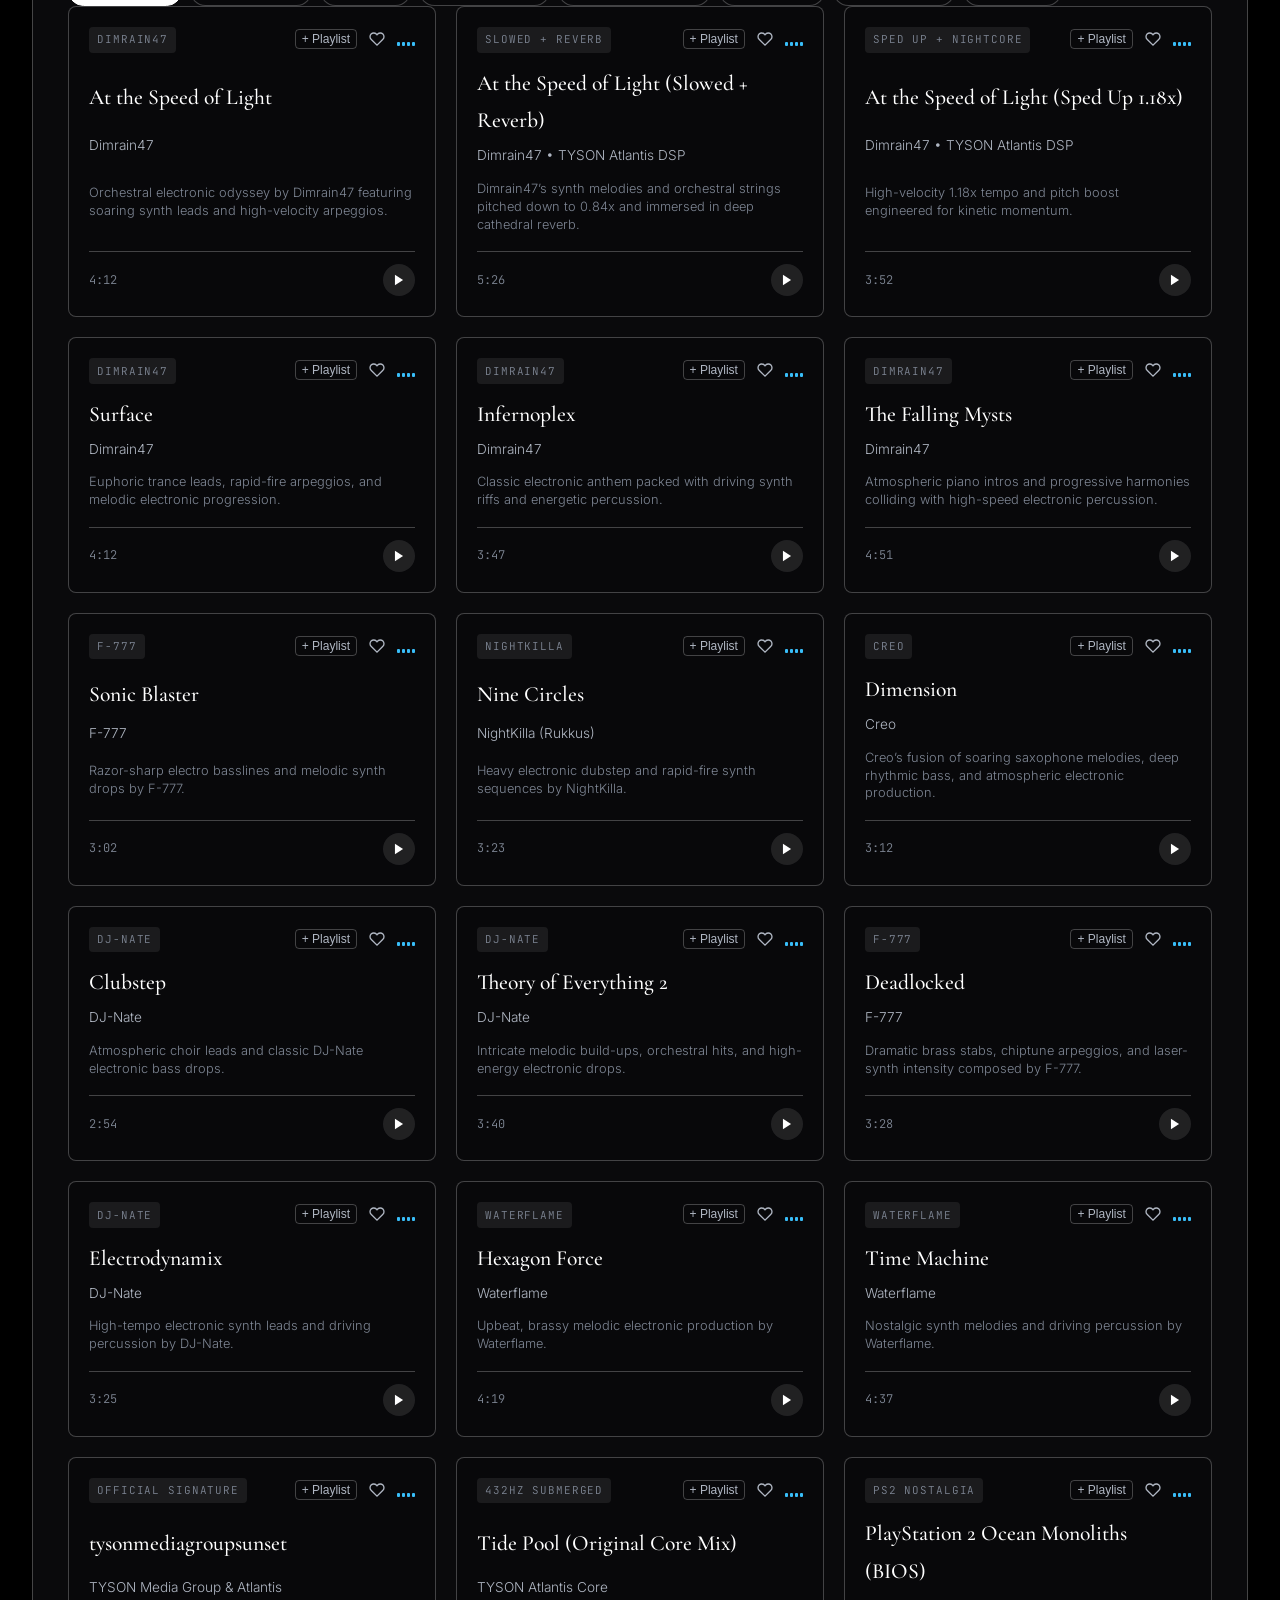
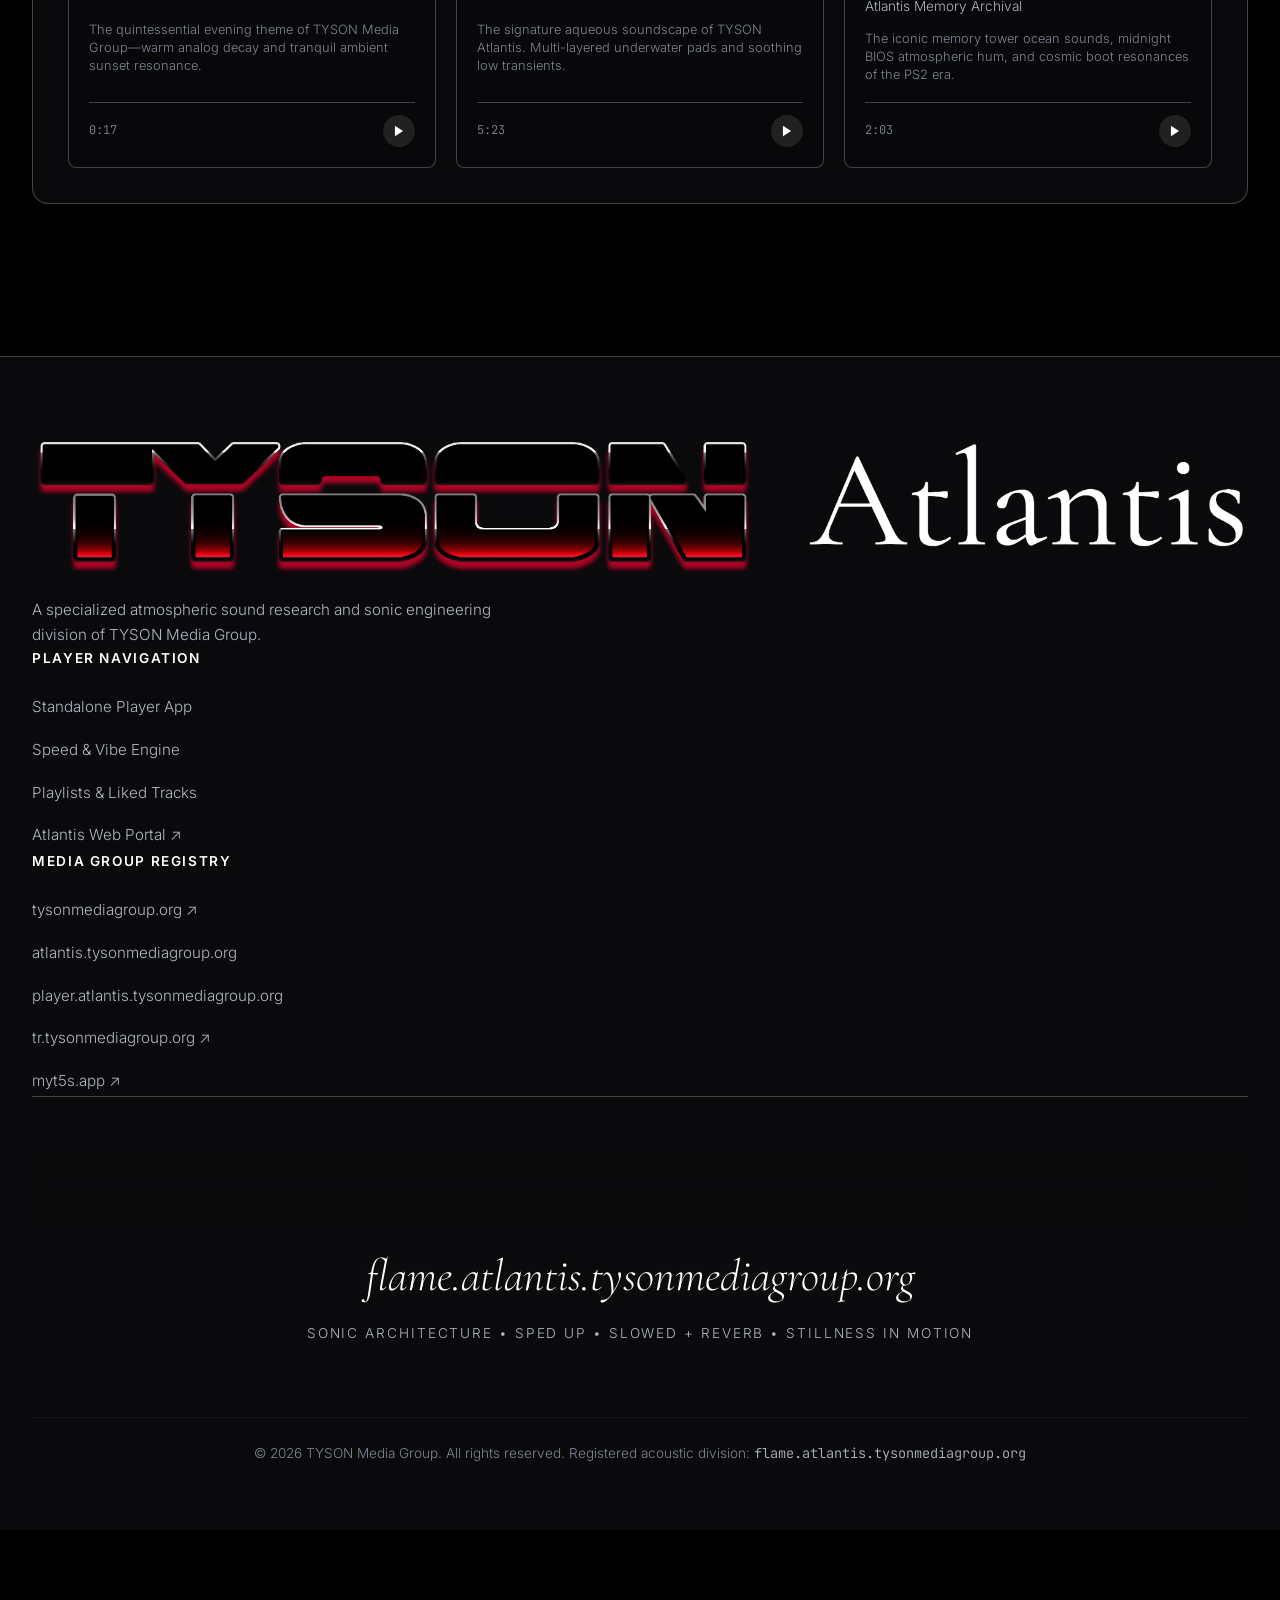
<file: player.html>
<!DOCTYPE html>
<html lang="en" class="intro-complete" data-theme="noir-aero">
<head>
    <meta charset="UTF-8">
    <meta name="viewport" content="width=device-width, initial-scale=1.0">
    <title>TYSON Atlantis Player App — flame.atlantis.tysonmediagroup.org</title>
    <link rel="preconnect" href="https://fonts.googleapis.com">
    <link rel="preconnect" href="https://fonts.gstatic.com" crossorigin>
    <link href="https://fonts.googleapis.com/css2?family=Cormorant+Garamond:ital,wght@0,300;0,400;0,500;0,600;1,300;1,400;1,500;1,600&family=Inter:wght@300;400;500;600;700&family=M+PLUS+Rounded+1c:wght@400;500;700;800&family=Nunito:wght@400;600;700;800&family=JetBrains+Mono:wght@400;500;600&display=swap" rel="stylesheet">
    <link rel="stylesheet" href="styles.css">
    <!-- Google Identity Services SDK -->
    <script src="https://accounts.google.com/gsi/client" async defer></script>
</head>
<body class="standalone-player-body">
    <!-- Access Lock Screen Overlay -->
    <div class="atlantis-lock-overlay" id="atlantis-lock-screen" role="dialog" aria-modal="true" aria-label="Access Verification">
        <div class="atlantis-lock-card">
            <img src="assets/LOGOSFORGEMINI/TYSONAtlantisBanner.png" alt="TYSON Atlantis" class="atlantis-lock-logo">
            <div class="atlantis-lock-domain">flame.atlantis.tysonmediagroup.org</div>
            <div class="atlantis-lock-subtitle">Sign in with your myTYSON account to access TYSON Atlantis</div>
            <div class="atlantis-lock-form">
                <a href="https://auth.my.tysonmediagroup.org?app=atlantis" id="atlantis-sso-btn" class="atlantis-lock-submit" style="display: block; text-decoration: none; text-align: center;">Sign In</a>
            </div>
        </div>
    </div>
    <!-- T5S Standalone Boot Splash Sequence (Pure Black, Crisp, No Glow) -->
    <div class="t5s-boot-splash-container" id="t5s-boot-splash" aria-hidden="true">
        <!-- Phase 1: T5S Boot Logo (0.75s) -->
        <div class="t5s-boot-phase t5s-boot-logo-phase active" id="boot-phase-1">
            <img src="assets/LOGOSFORGEMINI/t5s%20boot%20logo.png" alt="T5S Boot Logo" class="t5s-boot-logo-img">
        </div>
        <!-- Phase 2: New Background myT5S (0.75s) -->
        <div class="t5s-boot-phase t5s-boot-backdrop-phase" id="boot-phase-2" style="background-image: url('assets/LOGOSFORGEMINI/New%20Background%20%22myT5S.jpg');">
            <div class="t5s-boot-overlay"></div>
        </div>
    </div>

    <!-- Main Top Navigation Header -->
    <header class="main-header" id="main-header">
        <div class="container-wide nav-container">
            <a href="player.html" class="nav-logo" aria-label="TYSON Atlantis Player App">
                <img src="assets/LOGOSFORGEMINI/TYSONAtlantisBanner.png" alt="TYSON Atlantis" class="logo-img">
            </a>

            <nav class="main-nav" id="main-nav">
                <a href="index.html#home" class="nav-link">Portal</a>
                <a href="player.html" class="nav-link active">Player</a>
                <a href="#playlists" class="nav-link">Playlists</a>
                <button class="nav-link" id="header-cinema-btn">Cinema</button>
            </nav>

            <div class="nav-actions">
                <button id="atlantis-lock-btn" class="btn btn-outline btn-sm" title="Lock Session">
                    <span id="atlantis-active-user-label">Lock</span>
                </button>
                <button class="settings-btn" id="settings-toggle-btn" aria-label="Open Appearance Settings" title="Appearance Settings">
                    <svg width="20" height="20" viewBox="0 0 24 24" fill="none" stroke="currentColor" stroke-width="1.8" stroke-linecap="round" stroke-linejoin="round">
                        <circle cx="12" cy="12" r="3"></circle>
                        <path d="M19.4 15a1.65 1.65 0 0 0 .33 1.82l.06.06a2 2 0 0 1 0 2.83 2 2 0 0 1-2.83 0l-.06-.06a1.65 1.65 0 0 0-1.82-.33 1.65 1.65 0 0 0-1 1.51V21a2 2 0 0 1-2 2 2 2 0 0 1-2-2v-.09A1.65 1.65 0 0 0 9 19.4a1.65 1.65 0 0 0-1.82.33l-.06.06a2 2 0 0 1-2.83 0 2 2 0 0 1 0-2.83l.06-.06a1.65 1.65 0 0 0 .33-1.82 1.65 1.65 0 0 0-1.51-1H3a2 2 0 0 1-2-2 2 2 0 0 1 2-2h.09A1.65 1.65 0 0 0 4.6 9a1.65 1.65 0 0 0-.33-1.82l-.06-.06a2 2 0 0 1 0-2.83 2 2 0 0 1 2.83 0l.06.06a1.65 1.65 0 0 0 1.82.33H9a1.65 1.65 0 0 0 1-1.51V3a2 2 0 0 1 2-2 2 2 0 0 1 2 2v.09a1.65 1.65 0 0 0 1 1.51 1.65 1.65 0 0 0 1.82-.33l.06-.06a2 2 0 0 1 2.83 0 2 2 0 0 1 0 2.83l-.06.06a1.65 1.65 0 0 0-.33 1.82V9a1.65 1.65 0 0 0 1.51 1H21a2 2 0 0 1 2 2 2 2 0 0 1-2 2h-.09a1.65 1.65 0 0 0-1.51 1z"></path>
                    </svg>
                </button>
                <button class="mobile-toggle" id="mobile-toggle" aria-label="Toggle Menu">
                    <span></span><span></span><span></span>
                </button>
            </div>
        </div>
    </header>

    <main id="spa-main-content">
        <!-- STANDALONE PLAYER VIEW -->
        <div id="view-player" class="page-view active-view">
            <!-- Player Hero Stage with Signature Oversized Translucent Glass Backdrop Box -->
            <section class="hero-section player-hero-section">
                <!-- Ambient Track-Reactive Frosted Glass Background Stage -->
                <div class="hero-bg-carousel player-hero-carousel" id="player-hero-carousel" aria-hidden="true">
                    <div class="hero-bg-slide player-track-slide active" id="player-hero-slide-1" style="background-image: url('assets/LOGOSFORGEMINI/TYSON%20T5S%20Login%20Backdrop.jpg');"></div>
                    <div class="hero-bg-slide player-track-slide" id="player-hero-slide-2"></div>
                    <div class="hero-bg-overlay"></div>
                </div>

                <div class="container-wide hero-container player-hero-container">
                    <div class="hero-top-row">
                        <div class="hero-tag-wrap">
                            <span class="editorial-tag">TYSON ATLANTIS &bull; SPED UP &bull; SLOWED &bull; 432HZ DSP STATION</span>
                        </div>
                    </div>

                    <!-- Bottom-Left Anchored Huge Faint Title -->
                    <div class="hero-bottom-left-anchor">
                        <h1 class="page-title hero-player-title oversized-faint-title">Atlantis</h1>
                        <p class="hero-emotional-subtitle">
                            Speed Tuning, Nightcore Pitch, Cathedral Reverbs &amp; Ambient Visuals
                        </p>
                    </div>
                </div>
            </section>

            <section class="section-padding deck-main-stage" id="station" style="padding-top: 1rem;">
                <div class="container-wide">
                    <!-- Top Deck Rack: 2-Column Console (Vinyl Turntable + Visualizer Monitor & Volume) -->
                    <div class="deck-console-grid">
                        <!-- Console Unit 1: Vinyl Deck & Primary Playback -->
                        <div class="deck-unit deck-vinyl-unit">
                            <div class="unit-top-label">
                                <span>ANALOG VINYL &amp; TAPE DECK</span>
                                <span id="deck-status-text" class="unit-indicator">STANDBY</span>
                            </div>

                            <!-- Large Spinning Vinyl Element -->
                            <div class="vinyl-turntable-stage">
                                <div class="vinyl-disc-large" id="main-deck-vinyl">
                                    <div class="vinyl-groove-rings"></div>
                                    <div class="vinyl-center-art">
                                        <img src="assets/LOGOSFORGEMINI/TYSONAtlantisBanner.png" alt="Atlantis Art" class="vinyl-logo-center">
                                    </div>
                                    <div class="vinyl-tonearm" id="vinyl-tonearm"></div>
                                </div>
                            </div>

                            <!-- Active Song Info -->
                            <div class="deck-track-details">
                                <div style="display: flex; align-items: center; justify-content: space-between; gap: 0.5rem; width: 100%;">
                                    <span class="deck-track-tag" id="deck-track-tag">OFFICIAL SIGNATURE</span>
                                    <button class="btn-like-track" id="deck-like-current-btn" title="Like / Save to Favorites">
                                        <svg width="20" height="20" viewBox="0 0 24 24" fill="none" stroke="currentColor" stroke-width="2"><path d="M20.84 4.61a5.5 5.5 0 0 0-7.78 0L12 5.67l-1.06-1.06a5.5 5.5 0 0 0-7.78 7.78l1.06 1.06L12 21.23l7.78-7.78 1.06-1.06a5.5 5.5 0 0 0 0-7.78z"></path></svg>
                                    </button>
                                </div>
                                <h3 class="deck-track-title" id="deck-track-title">tysonmediagroupsunset</h3>
                                <p class="deck-track-artist" id="deck-track-artist">TYSON Media Group &amp; Atlantis</p>
                            </div>

                            <!-- Scrubber & Time -->
                            <div class="deck-scrubber-row">
                                <span class="time-label" id="deck-time-current">0:00</span>
                                <div class="deck-progress-bar-wrap" id="deck-progress-wrap">
                                    <div class="deck-progress-buffer" id="deck-buffer-bar"></div>
                                    <div class="deck-progress-fill" id="deck-progress-fill"></div>
                                    <div class="deck-scrub-handle" id="deck-scrub-handle"></div>
                                </div>
                                <span class="time-label" id="deck-time-duration">0:00</span>
                            </div>

                            <!-- Transport Controls -->
                            <div class="deck-transport-controls">
                                <button class="btn-transport" id="deck-shuffle-btn" title="Shuffle Playlist">
                                    <svg width="18" height="18" viewBox="0 0 24 24" fill="none" stroke="currentColor" stroke-width="2"><polyline points="16 3 21 3 21 8"></polyline><line x1="4" y1="20" x2="21" y2="3"></line><polyline points="21 16 21 21 16 21"></polyline><line x1="15" y1="15" x2="21" y2="21"></line><line x1="4" y1="4" x2="9" y2="9"></line></svg>
                                </button>
                                <button class="btn-transport" id="deck-prev-btn" title="Previous Track">
                                    <svg width="22" height="22" viewBox="0 0 24 24" fill="currentColor"><polygon points="19 20 9 12 19 4 19 20"></polygon><line x1="5" y1="19" x2="5" y2="5" stroke="currentColor" stroke-width="2.5"></line></svg>
                                </button>
                                <button class="btn-transport-play" id="deck-play-btn" title="Play / Pause">
                                    <svg id="deck-play-icon" width="24" height="24" viewBox="0 0 24 24" fill="currentColor"><polygon points="5 3 19 12 5 21 5 3"></polygon></svg>
                                    <svg id="deck-pause-icon" width="24" height="24" viewBox="0 0 24 24" fill="currentColor" style="display: none;"><rect x="6" y="4" width="4" height="16"></rect><rect x="14" y="4" width="4" height="16"></rect></svg>
                                </button>
                                <button class="btn-transport" id="deck-next-btn" title="Next Track">
                                    <svg width="22" height="22" viewBox="0 0 24 24" fill="currentColor"><polygon points="5 4 15 12 5 20 5 4"></polygon><line x1="19" y1="5" x2="19" y2="19" stroke="currentColor" stroke-width="2.5"></line></svg>
                                </button>
                                <button class="btn-transport" id="deck-loop-btn" title="Repeat Track">
                                    <svg width="18" height="18" viewBox="0 0 24 24" fill="none" stroke="currentColor" stroke-width="2"><polyline points="17 1 21 5 17 9"></polyline><path d="M3 11V9a4 4 0 0 1 4-4h14"></path><polyline points="7 23 3 19 7 15"></polyline><path d="M21 13v2a4 4 0 0 1-4 4H3"></path></svg>
                                </button>
                            </div>

                            <!-- Quick Cinema Fullscreen Button -->
                            <div style="margin-top: 1rem; text-align: center;">
                                <button class="btn-cinema-action" id="deck-cinema-btn" style="width: 100%; justify-content: center;">
                                    <svg width="16" height="16" viewBox="0 0 24 24" fill="none" stroke="currentColor" stroke-width="2"><path d="M8 3H5a2 2 0 0 0-2 2v3m18 0V5a2 2 0 0 0-2-2h-3m0 18h3a2 2 0 0 0 2-2v-3M3 16v3a2 2 0 0 0 2 2h3"></path></svg>
                                    <span>Enter Fullscreen Cinema Mode</span>
                                </button>
                            </div>
                        </div>

                        <!-- Console Unit 2: T5S Monitor & Sped Up / Slowed DSP Engine -->
                        <div class="deck-unit deck-visualizer-unit">
                            <div class="unit-top-label">
                                <span>T5S LOGIN BACKDROP MONITOR</span>
                                <div class="vis-mode-pills">
                                    <button class="vis-mode-btn active" data-vis-mode="bars">Bars</button>
                                    <button class="vis-mode-btn" data-vis-mode="monoliths">PS2 Monoliths</button>
                                    <button class="vis-mode-btn" data-vis-mode="wave">Oscilloscope</button>
                                    <button class="vis-mode-btn" data-vis-mode="cinema">Studio Cinema</button>
                                </div>
                            </div>

                            <!-- T5S Login Backdrop & Visualizer Screen -->
                            <div class="canvas-screen-container player-monitor-screen" style="background-image: url('assets/LOGOSFORGEMINI/TYSON%20T5S%20Login%20Backdrop.jpg'); background-size: cover; background-position: center;">
                                <div class="deck-image-overlay"></div>
                                <canvas id="deck-audio-canvas" width="640" height="240"></canvas>
                                <div class="canvas-screen-glare"></div>
                                <div class="canvas-watermark">T5S LOGIN &bull; REALTIME FFT</div>
                            </div>

                            <!-- SPED UP & SLOWED DSP STATION (Speed Tuning + Pitch Presets) -->
                            <div class="spedup-slowed-dock">
                                <div class="vibe-section-header">
                                    <span class="vibe-tag">SPEED &amp; VIBE ENGINE</span>
                                    <span class="vibe-preset-speed" id="dsp-current-speed-tag">1.00x</span>
                                </div>

                                <div class="speed-vibe-pills">
                                    <button class="btn-vibe-preset" data-speed="0.70" data-reverb="true" data-sub="true">
                                        <span class="vibe-preset-speed">0.70x</span>
                                        <span class="vibe-preset-name">Chopped Drift</span>
                                    </button>
                                    <button class="btn-vibe-preset" data-speed="0.80" data-reverb="true" data-sub="false">
                                        <span class="vibe-preset-speed">0.80x</span>
                                        <span class="vibe-preset-name">Slowed + Reverb</span>
                                    </button>
                                    <button class="btn-vibe-preset" data-speed="0.85" data-reverb="true" data-sub="false">
                                        <span class="vibe-preset-speed">0.85x</span>
                                        <span class="vibe-preset-name">2010 Dusk (432Hz)</span>
                                    </button>
                                    <button class="btn-vibe-preset active" data-speed="1.00" data-reverb="false" data-sub="false">
                                        <span class="vibe-preset-speed">1.00x</span>
                                        <span class="vibe-preset-name">Original Master</span>
                                    </button>
                                    <button class="btn-vibe-preset" data-speed="1.15" data-reverb="false" data-sub="false">
                                        <span class="vibe-preset-speed">1.15x</span>
                                        <span class="vibe-preset-name">Sped Up Pace</span>
                                    </button>
                                    <button class="btn-vibe-preset" data-speed="1.25" data-reverb="false" data-sub="false">
                                        <span class="vibe-preset-speed">1.25x</span>
                                        <span class="vibe-preset-name">Nightcore Boost</span>
                                    </button>
                                    <button class="btn-vibe-preset" data-speed="1.40" data-reverb="false" data-sub="false">
                                        <span class="vibe-preset-speed">1.40x</span>
                                        <span class="vibe-preset-name">Hyperdrive</span>
                                    </button>
                                </div>

                                <!-- Live Tuning Sliders -->
                                <div class="dsp-sliders-grid">
                                    <div class="dsp-slider-box">
                                        <div class="dsp-slider-label-row">
                                            <span>Fine Speed Slider</span>
                                            <span id="dsp-speed-val">1.00x</span>
                                        </div>
                                        <input type="range" id="dsp-speed-slider" min="0.50" max="1.75" step="0.01" value="1.00" class="dsp-slider">
                                    </div>
                                    <div class="dsp-slider-box">
                                        <div class="dsp-slider-label-row">
                                            <span>Master Volume</span>
                                            <span id="deck-volume-val">90%</span>
                                        </div>
                                        <input type="range" id="deck-volume-slider" min="0" max="1" step="0.01" value="0.90" class="dsp-slider volume-slider">
                                    </div>
                                </div>
                            </div>
                        </div>
                    </div>

                    <!-- Bottom Deck Console: Full Playlist Selector & Filter Library -->
                    <div class="deck-playlist-container" id="playlists">
                        <div class="playlist-header-row">
                            <div>
                                <span class="editorial-tag">CURATED &amp; CUSTOM REPERTOIRE</span>
                                <h2 class="editorial-title">Playlists &amp; Discography</h2>
                            </div>
                            <div style="display: flex; align-items: center; gap: 0.75rem;">
                                <button class="create-playlist-btn" id="open-create-playlist-btn">
                                    <svg width="14" height="14" viewBox="0 0 24 24" fill="none" stroke="currentColor" stroke-width="2.5"><line x1="12" y1="5" x2="12" y2="19"></line><line x1="5" y1="12" x2="19" y2="12"></line></svg>
                                    <span>Create Playlist</span>
                                </button>
                            </div>
                        </div>

                        <!-- Playlist Filters Bar -->
                        <div class="playlist-filters-bar" id="playlist-filters-bar">
                            <button class="filter-tab active" data-category="all">All Tracks (18)</button>
                            <button class="filter-tab" data-category="gd">Geometry Dash</button>
                            <button class="filter-tab" data-category="dimrain">Dimrain47</button>
                            <button class="filter-tab" data-category="slowed">Slowed &amp; Reverb</button>
                            <button class="filter-tab" data-category="nightcore">Sped Up &amp; Nightcore</button>
                            <button class="filter-tab" data-category="atlantis">Atlantis Core</button>
                            <button class="filter-tab" data-category="liked">Liked Songs (0)</button>
                            <button class="filter-tab" data-category="custom">My Playlists</button>
                        </div>

                        <!-- Playlist Cards Grid -->
                        <div class="playlist-items-grid" id="deck-playlist-list">
                            <!-- Injected dynamically by script.js -->
                        </div>
                    </div>
                </div>
            </section>
        </div>
    </main>

    <!-- FULLSCREEN CINEMA MODE OVERLAY (Supports Song-Specific GIF / Video / Custom URL) -->
    <div class="fullscreen-cinema-overlay" id="fullscreen-cinema-overlay" aria-hidden="true">
        <!-- Background Media Layer (Video / GIF / Image) -->
        <div class="fullscreen-media-layer" id="fullscreen-media-layer">
            <img src="assets/LOGOSFORGEMINI/ATLANTISPLAYER_NightGasStation1.jpg" alt="Cinema Background" class="fullscreen-bg-media" id="fullscreen-bg-media">
            <video id="fullscreen-bg-video" class="fullscreen-bg-media" autoplay loop muted playsinline style="display: none;"></video>
            <div class="fullscreen-media-vignette"></div>
        </div>

        <!-- Cinema Top Bar -->
        <div class="fullscreen-cinema-topbar">
            <div class="cinema-title-wrap">
                <span class="cinema-top-tag" id="cinema-vibe-tag">ATLANTIS CINEMA &bull; SLOWED + REVERB</span>
                <h2 class="cinema-track-title" id="cinema-track-title">tysonmediagroupsunset</h2>
                <p id="cinema-track-artist" style="font-size: 0.95rem; color: #bae6fd;">TYSON Media Group &amp; Atlantis</p>
            </div>
            <div class="cinema-top-actions">
                <button class="btn-cinema-action" id="cinema-change-media-btn">
                    <svg width="15" height="15" viewBox="0 0 24 24" fill="none" stroke="currentColor" stroke-width="2"><rect x="3" y="3" width="18" height="18" rx="2" ry="2"></rect><circle cx="8.5" cy="8.5" r="1.5"></circle><polyline points="21 15 16 10 5 21"></polyline></svg>
                    <span>Change Video / GIF / Image</span>
                </button>
                <button class="btn-cinema-action" id="cinema-exit-btn">
                    <svg width="16" height="16" viewBox="0 0 24 24" fill="none" stroke="currentColor" stroke-width="2.5"><line x1="18" y1="6" x2="6" y2="18"></line><line x1="6" y1="6" x2="18" y2="18"></line></svg>
                    <span>Exit Cinema</span>
                </button>
            </div>
        </div>

        <!-- Center Rotating Vinyl & Audio Visualizer Ring -->
        <div class="fullscreen-cinema-center">
            <div class="cinema-vinyl-wrap" id="cinema-vinyl-wrap">
                <div class="vinyl-disc-large" style="width: 100%; height: 100%;">
                    <div class="vinyl-groove-rings"></div>
                    <div class="vinyl-center-art">
                        <img src="assets/LOGOSFORGEMINI/TYSONAtlantisBanner.png" alt="Atlantis Art" class="vinyl-logo-center">
                    </div>
                </div>
            </div>
        </div>

        <!-- Cinema Floating Bottom Transport HUD -->
        <div class="fullscreen-cinema-bottombar">
            <div class="deck-scrubber-row">
                <span class="time-label" id="cinema-time-current">0:00</span>
                <div class="deck-progress-bar-wrap" id="cinema-progress-wrap">
                    <div class="deck-progress-fill" id="cinema-progress-fill"></div>
                </div>
                <span class="time-label" id="cinema-time-duration">0:00</span>
            </div>

            <div class="deck-transport-controls" style="justify-content: center; gap: 1.5rem;">
                <button class="btn-transport" id="cinema-prev-btn" title="Previous Track">
                    <svg width="22" height="22" viewBox="0 0 24 24" fill="currentColor"><polygon points="19 20 9 12 19 4 19 20"></polygon><line x1="5" y1="19" x2="5" y2="5" stroke="currentColor" stroke-width="2.5"></line></svg>
                </button>
                <button class="btn-transport-play" id="cinema-play-btn" title="Play / Pause">
                    <svg id="cinema-play-icon" width="24" height="24" viewBox="0 0 24 24" fill="currentColor"><polygon points="5 3 19 12 5 21 5 3"></polygon></svg>
                    <svg id="cinema-pause-icon" width="24" height="24" viewBox="0 0 24 24" fill="currentColor" style="display: none;"><rect x="6" y="4" width="4" height="16"></rect><rect x="14" y="4" width="4" height="16"></rect></svg>
                </button>
                <button class="btn-transport" id="cinema-next-btn" title="Next Track">
                    <svg width="22" height="22" viewBox="0 0 24 24" fill="currentColor"><polygon points="5 4 15 12 5 20 5 4"></polygon><line x1="19" y1="5" x2="19" y2="19" stroke="currentColor" stroke-width="2.5"></line></svg>
                </button>
            </div>
        </div>
    </div>

    <!-- CINEMA MEDIA PICKER MODAL (Preset visualizers / GIFs / custom URL) -->
    <div class="cinema-media-picker-modal" id="cinema-media-picker-modal" aria-hidden="true">
        <div style="display: flex; align-items: center; justify-content: space-between; margin-bottom: 1rem;">
            <h3 style="color: #ffffff; font-size: 1.1rem; font-weight: 600;">Fullscreen Cinema Visuals</h3>
            <button id="close-cinema-media-modal-btn" style="background: none; border: none; color: #fff; font-size: 1.4rem; cursor: pointer;">&times;</button>
        </div>
        <p style="font-size: 0.82rem; color: #94a3b8;">Choose a backdrop preset or paste a custom Video, GIF, or Image URL for this song.</p>

        <div class="media-preset-grid">
            <div class="media-preset-card active" data-media-type="image" data-media-src="assets/LOGOSFORGEMINI/ATLANTISPLAYER_NightGasStation1.jpg">
                <img src="assets/LOGOSFORGEMINI/ATLANTISPLAYER_NightGasStation1.jpg" alt="Night Gas Station">
                <span>Night Gas Station</span>
            </div>
            <div class="media-preset-card" data-media-type="image" data-media-src="assets/LOGOSFORGEMINI/ATLANTIS-Sunset.jpg">
                <img src="assets/LOGOSFORGEMINI/ATLANTIS-Sunset.jpg" alt="Sunset Dusk">
                <span>2010 Sunset Dusk</span>
            </div>
            <div class="media-preset-card" data-media-type="image" data-media-src="assets/LOGOSFORGEMINI/ATLANTISPLAYER_PS2_T5S-CLOCK.webp">
                <img src="assets/LOGOSFORGEMINI/ATLANTISPLAYER_PS2_T5S-CLOCK.webp" alt="PS2 Monoliths">
                <span>PS2 Ocean Void</span>
            </div>
            <div class="media-preset-card" data-media-type="image" data-media-src="assets/LOGOSFORGEMINI/ATLANTISPLAYER-FRUTIGERAERO1.webp">
                <img src="assets/LOGOSFORGEMINI/ATLANTISPLAYER-FRUTIGERAERO1.webp" alt="Frutiger Aero">
                <span>Frutiger Aquarium</span>
            </div>
            <div class="media-preset-card" data-media-type="image" data-media-src="assets/LOGOSFORGEMINI/ATLANTISPLAYER-XBOX1.webp">
                <img src="assets/LOGOSFORGEMINI/ATLANTISPLAYER-XBOX1.webp" alt="Xbox Core">
                <span>Xbox Neon Core</span>
            </div>
            <div class="media-preset-card" data-media-type="image" data-media-src="assets/LOGOSFORGEMINI/TYSON%20T5S%20Login%20Backdrop.jpg">
                <img src="assets/LOGOSFORGEMINI/TYSON%20T5S%20Login%20Backdrop.jpg" alt="T5S Login">
                <span>T5S Login Stage</span>
            </div>
        </div>

        <div style="margin-top: 1rem;">
            <label style="display: block; font-size: 0.78rem; color: #38bdf8; margin-bottom: 0.4rem; font-weight: 600;">Custom Video, GIF, or Image URL:</label>
            <div style="display: flex; gap: 0.5rem;">
                <input type="url" id="custom-media-url-input" placeholder="https://example.com/aesthetic-loop.mp4 or .gif" style="flex: 1; padding: 0.6rem 0.8rem; background: #000; border: 1px solid #334155; border-radius: 6px; color: #fff; font-size: 0.85rem;">
                <button id="apply-custom-media-btn" style="padding: 0.6rem 1rem; background: #38bdf8; border: none; border-radius: 6px; color: #000; font-weight: 700; cursor: pointer;">Apply</button>
            </div>
        </div>
    </div>

    <!-- SIGN IN MODAL (GOOGLE & DISCORD REAL OAUTH & CONFIGURATION) -->
    <div class="settings-modal" id="auth-modal" aria-hidden="true" role="dialog">
        <div class="settings-modal-backdrop" id="auth-modal-backdrop"></div>
        <div class="settings-modal-dialog auth-modal-dialog">
            <button class="settings-modal-close" id="auth-modal-close-btn" aria-label="Close">&times;</button>
            <div class="settings-header">
                <h3 class="settings-title">Sign In to Atlantis</h3>
                <p class="settings-subtitle">Connect your Google or Discord account to sync playlists, liked songs &amp; DSP presets.</p>
            </div>

            <div class="oauth-buttons-list">
                <!-- Google GIS Official Container -->
                <div id="google-gis-btn-container" style="display: flex; justify-content: center; margin-bottom: 0.5rem;"></div>

                <button class="btn-oauth btn-oauth-google" id="oauth-google-btn">
                    <svg width="20" height="20" viewBox="0 0 24 24"><path fill="#4285F4" d="M22.56 12.25c0-.78-.07-1.53-.2-2.25H12v4.26h5.92c-.26 1.37-1.04 2.53-2.21 3.31v2.77h3.57c2.08-1.92 3.28-4.74 3.28-8.09z"/><path fill="#34A853" d="M12 23c2.97 0 5.46-.98 7.28-2.66l-3.57-2.77c-.98.66-2.23 1.06-3.71 1.06-2.86 0-5.29-1.93-6.16-4.53H2.18v2.84C3.99 20.53 7.7 23 12 23z"/><path fill="#FBBC05" d="M5.84 14.09c-.22-.66-.35-1.36-.35-2.09s.13-1.43.35-2.09V7.06H2.18C1.43 8.55 1 10.22 1 12s.43 3.45 1.18 4.94l2.85-2.22.81-.63z"/><path fill="#EA4335" d="M12 5.38c1.62 0 3.06.56 4.21 1.64l3.15-3.15C17.45 2.09 14.97 1 12 1 7.7 1 3.99 3.47 2.18 7.06l3.66 2.84c.87-2.6 3.3-4.52 6.16-4.52z"/></svg>
                    <span>Continue with Google</span>
                </button>

                <button class="btn-oauth btn-oauth-discord" id="oauth-discord-btn">
                    <svg width="20" height="20" viewBox="0 0 24 24" fill="currentColor"><path d="M20.317 4.37a19.791 19.791 0 0 0-4.885-1.515.074.074 0 0 0-.079.037c-.21.375-.444.864-.608 1.25a18.27 18.27 0 0 0-5.487 0 12.64 12.64 0 0 0-.617-1.25.077.077 0 0 0-.079-.037A19.736 19.736 0 0 0 3.677 4.37a.07.07 0 0 0-.032.027C.533 9.046-.32 13.58.099 18.057a.082.082 0 0 0 .031.057 19.9 19.9 0 0 0 5.993 3.03.078.078 0 0 0 .084-.028c.462-.63.874-1.295 1.226-1.994.021-.041.001-.09-.041-.106a13.107 13.107 0 0 1-1.872-.892.077.077 0 0 1-.008-.128 10.2 10.2 0 0 0 .372-.292.074.074 0 0 1 .077-.01c3.929 1.793 8.18 1.793 12.061 0a.074.074 0 0 1 .078.01c.12.098.246.198.373.292a.077.077 0 0 1-.006.127 12.299 12.299 0 0 1-1.873.893.077.077 0 0 0-.041.107c.36.698.772 1.362 1.225 1.993a.076.076 0 0 0 .084.028 19.839 19.839 0 0 0 6.002-3.03.077.077 0 0 0 .032-.054c.5-5.177-.838-9.674-3.549-13.66a.061.061 0 0 0-.031-.028zM8.02 15.33c-1.183 0-2.157-1.085-2.157-2.419 0-1.333.956-2.419 2.157-2.419 1.21 0 2.176 1.096 2.157 2.42 0 1.333-.956 2.418-2.157 2.418zm7.975 0c-1.183 0-2.157-1.085-2.157-2.419 0-1.333.955-2.419 2.157-2.419 1.21 0 2.176 1.096 2.157 2.42 0 1.333-.946 2.418-2.157 2.418z"/></svg>
                    <span>Continue with Discord</span>
                </button>

                <!-- Expandable Real OAuth Client Credentials Config -->
                <div style="margin-top: 1rem; text-align: left; border-top: 1px solid var(--border-subtle); padding-top: 1rem;">
                    <details style="font-size: 0.82rem; color: #94a3b8; cursor: pointer;">
                        <summary style="font-weight: 600; color: #38bdf8; outline: none; margin-bottom: 0.6rem;">Configure OAuth Client IDs (Cloud Project &amp; Discord App)</summary>
                        <div style="display: flex; flex-direction: column; gap: 0.75rem; margin-top: 0.5rem; background: #000; padding: 0.85rem; border-radius: 6px; border: 1px solid #1e293b;">
                            <div>
                                <label style="display: block; font-size: 0.72rem; color: #cbd5e1; margin-bottom: 0.25rem;">Google Client ID (Google Cloud Console):</label>
                                <input type="text" id="config-google-client-id" placeholder="e.g. 123456789-abc.apps.googleusercontent.com" style="width: 100%; padding: 0.5rem; background: #0d1117; border: 1px solid #334155; border-radius: 4px; color: #fff; font-size: 0.75rem;">
                            </div>
                            <div>
                                <label style="display: block; font-size: 0.72rem; color: #cbd5e1; margin-bottom: 0.25rem;">Discord Client ID (Discord Developer Portal):</label>
                                <input type="text" id="config-discord-client-id" placeholder="e.g. 112233445566778899" style="width: 100%; padding: 0.5rem; background: #0d1117; border: 1px solid #334155; border-radius: 4px; color: #fff; font-size: 0.75rem;">
                            </div>
                            <button id="save-oauth-config-btn" style="padding: 0.5rem; background: #38bdf8; border: none; border-radius: 4px; color: #000; font-weight: 700; font-size: 0.75rem; cursor: pointer;">Save OAuth Keys</button>
                        </div>
                    </details>
                </div>
            </div>
        </div>
    </div>

    <!-- ADD TO PLAYLIST MODAL -->
    <div class="settings-modal" id="add-to-playlist-modal" aria-hidden="true" role="dialog">
        <div class="settings-modal-backdrop" id="add-to-playlist-backdrop"></div>
        <div class="settings-modal-dialog" style="max-width: 440px;">
            <button class="settings-modal-close" id="add-to-playlist-close-btn">&times;</button>
            <div class="settings-header">
                <h3 class="settings-title">Add Track to Playlist</h3>
                <p class="settings-subtitle" id="add-track-modal-title">Select a playlist to add this track to.</p>
            </div>
            <div id="add-to-playlist-list" style="display: flex; flex-direction: column; gap: 0.5rem; margin: 1.25rem 0; max-height: 240px; overflow-y: auto;">
                <!-- Dynamically populated -->
            </div>
            <button class="create-playlist-btn" id="modal-quick-new-playlist-btn" style="width: 100%; justify-content: center;">
                + Create New Playlist
            </button>
        </div>
    </div>

    <!-- CREATE CUSTOM PLAYLIST MODAL -->
    <div class="settings-modal" id="create-playlist-modal" aria-hidden="true" role="dialog">
        <div class="settings-modal-backdrop" id="create-playlist-backdrop"></div>
        <div class="settings-modal-dialog" style="max-width: 460px;">
            <button class="settings-modal-close" id="create-playlist-close-btn">&times;</button>
            <div class="settings-header">
                <h3 class="settings-title">Create New Playlist</h3>
                <p class="settings-subtitle">Curate your favorite sped up, slowed, and ambient tracks.</p>
            </div>
            <div style="display: flex; flex-direction: column; gap: 1rem; margin-top: 1.25rem;">
                <div>
                    <label style="display: block; font-size: 0.78rem; color: #94a3b8; margin-bottom: 0.35rem;">Playlist Name</label>
                    <input type="text" id="new-playlist-title-input" placeholder="e.g. Late Night Sped Up Drives" style="width: 100%; padding: 0.7rem; background: #000; border: 1px solid #334155; border-radius: 6px; color: #fff;">
                </div>
                <div>
                    <label style="display: block; font-size: 0.78rem; color: #94a3b8; margin-bottom: 0.35rem;">Vibe / Description</label>
                    <input type="text" id="new-playlist-desc-input" placeholder="e.g. 1.25x tempo + cathedral reverb" style="width: 100%; padding: 0.7rem; background: #000; border: 1px solid #334155; border-radius: 6px; color: #fff;">
                </div>
                <button id="submit-create-playlist-btn" style="padding: 0.75rem; background: #38bdf8; border: none; border-radius: 6px; color: #000; font-weight: 700; cursor: pointer; margin-top: 0.5rem;">Save Playlist</button>
            </div>
        </div>
    </div>


    <!-- Main Footer -->
    <footer class="main-footer">
        <div class="container-wide">
            <div class="footer-grid">
                <div class="footer-brand-col">
                    <img src="assets/LOGOSFORGEMINI/TYSONAtlantisBanner.png" alt="TYSON Atlantis" class="footer-logo">
                    <p class="footer-brand-desc">
                        A specialized atmospheric sound research and sonic engineering division of TYSON Media Group.
                    </p>
                </div>

                <div class="footer-links-col">
                    <h4 class="footer-col-title">Player Navigation</h4>
                    <ul class="footer-links-list">
                        <li><a href="player.html">Standalone Player App</a></li>
                        <li><a href="#station">Speed &amp; Vibe Engine</a></li>
                        <li><a href="#playlists">Playlists &amp; Liked Tracks</a></li>
                        <li><a href="index.html" target="_blank" rel="noopener">Atlantis Web Portal &nearr;</a></li>
                    </ul>
                </div>

                <div class="footer-links-col">
                    <h4 class="footer-col-title">Media Group Registry</h4>
                    <ul class="footer-links-list">
                        <li><a href="https://tysonmediagroup.org" target="_blank" rel="noopener">tysonmediagroup.org &nearr;</a></li>
                        <li><a href="https://atlantis.tysonmediagroup.org">atlantis.tysonmediagroup.org</a></li>
                        <li><a href="https://player.atlantis.tysonmediagroup.org">player.atlantis.tysonmediagroup.org</a></li>
                        <li><a href="https://tr.tysonmediagroup.org" target="_blank" rel="noopener">tr.tysonmediagroup.org &nearr;</a></li>
                        <li><a href="https://myt5s.app" target="_blank" rel="noopener">myt5s.app &nearr;</a></li>
                    </ul>
                </div>
            </div>

            <!-- Centered Italic Centerpiece with Balanced Logo -->
            <div class="footer-domain-centerpiece">
                <div class="footer-logo-stage">
                    <img src="assets/LOGOSFORGEMINI/TYSONAtlantisBanner.png" alt="TYSON Atlantis" class="footer-trace-logo">
                </div>
                <div class="footer-domain-title">flame.atlantis.tysonmediagroup.org</div>
                <div class="footer-domain-subtext">Sonic Architecture &bull; Sped Up &bull; Slowed + Reverb &bull; Stillness in Motion</div>
            </div>

            <div class="footer-bottom">
                <div>&copy; 2026 TYSON Media Group. All rights reserved. Registered acoustic division: <code>flame.atlantis.tysonmediagroup.org</code></div>
            </div>
        </div>
    </footer>

    <!-- Theme & Settings Modal -->
    <div class="settings-modal" id="settings-modal" aria-hidden="true" role="dialog">
        <div class="settings-modal-backdrop" id="settings-modal-backdrop"></div>
        <div class="settings-modal-dialog">
            <button class="settings-modal-close" id="settings-modal-close-btn" aria-label="Close Settings">&times;</button>
            <div class="settings-header">
                <h3 class="settings-title">Player Preferences</h3>
                <p class="settings-subtitle">Customize aesthetic theme and typography system.</p>
            </div>

            <div class="settings-section">
                <h4 class="settings-section-title">Visual Theme</h4>
                <div class="theme-options-grid">
                    <button class="theme-option-card selected" data-theme-choice="noir-aero">
                        <div class="theme-indicator-row">
                            <span class="theme-option-title">Black Frutiger Aero</span>
                            <span class="theme-swatch-circle swatch-noir-aero"></span>
                        </div>
                        <span class="theme-option-desc">Obsidian gloss glassmorphism, 50/50 specular reflections &amp; monochrome tactile gel.</span>
                    </button>

                    <button class="theme-option-card" data-theme-choice="noir">
                        <div class="theme-indicator-row">
                            <span class="theme-option-title">Noir Midnight</span>
                            <span class="theme-swatch-circle swatch-noir"></span>
                        </div>
                        <span class="theme-option-desc">Pure OLED black, high-contrast monochrome typography.</span>
                    </button>

                    <button class="theme-option-card" data-theme-choice="wii">
                        <div class="theme-indicator-row">
                            <span class="theme-option-title">Nintendo Wii</span>
                            <span class="theme-swatch-circle swatch-wii"></span>
                        </div>
                        <span class="theme-option-desc">Retro Wii system UI, rounded geometry, and sky blue accents.</span>
                    </button>

                    <button class="theme-option-card" data-theme-choice="frutiger">
                        <div class="theme-indicator-row">
                            <span class="theme-option-title">Frutiger Aero</span>
                            <span class="theme-swatch-circle swatch-frutiger"></span>
                        </div>
                        <span class="theme-option-desc">Early Apple Aqua glass, deep cyan depth, and glossy finishes.</span>
                    </button>

                    <button class="theme-option-card" data-theme-choice="nature">
                        <div class="theme-indicator-row">
                            <span class="theme-option-title">Nature Botanical</span>
                            <span class="theme-swatch-circle swatch-nature"></span>
                        </div>
                        <span class="theme-option-desc">Evergreen forest canopy, moss botanicals, and organic warmth.</span>
                    </button>
                </div>
            </div>
        </div>
    </div>

    <!-- Hidden HTML5 Audio Element for Web Audio API graph -->
    <audio id="main-audio-element" preload="auto" crossorigin="anonymous"></audio>

    <script src="script.js"></script>
</body>
</html>
</file>
<file: styles.css>
/* ==========================================================================
   TYSON Atlantis (atlantis.tysonmediagroup.org) - Unified Corporate Stylesheet
   ========================================================================== */

@import url('https://fonts.googleapis.com/css2?family=Cormorant+Garamond:ital,wght@0,300;0,400;0,500;0,600;1,300;1,400;1,500;1,600&family=Inter:wght@300;400;500;600;700&family=M+PLUS+Rounded+1c:wght@400;500;700;800&family=Nunito:wght@400;600;700;800&family=JetBrains+Mono:wght@400;500&display=swap');

:root {
    --font-heading: 'Cormorant Garamond', Georgia, serif;
    --font-serif: 'Cormorant Garamond', Georgia, serif;
    --font-sans: 'Inter', -apple-system, BlinkMacSystemFont, 'Segoe UI', Roboto, sans-serif;
    --font-mono: 'JetBrains Mono', monospace;
    --container-max-width: 1720px;
    --trans-fast: 0.2s ease;
    --trans-smooth: 0.35s cubic-bezier(0.16, 1, 0.3, 1);
}

/* Theme 1: Default — Black Frutiger Aero (Obsidian Gloss Glass, 50/50 Specular Split & Tactile Gel) */
:root, [data-theme="noir-aero"] {
    --bg-black: #000000;
    --bg-body-gradient:
        radial-gradient(ellipse 90% 45% at 50% -10%, rgba(255, 255, 255, 0.12) 0%, rgba(255, 255, 255, 0.03) 45%, #000000 85%),
        linear-gradient(180deg, #050507 0%, #000000 100%);
    --bg-header: linear-gradient(180deg, #242429 0%, #151518 49%, #070709 50%, #000000 100%);
    --bg-surface: #0a0a0c;
    --bg-surface-hover: #141418;
    --bg-card: #08080a;
    --bg-card-hover: #111115;
    
    --text-white: #ffffff;
    --text-pure: #ffffff;
    --text-body: #e5e7eb;
    --text-muted: #b0b7c3;
    --text-dim: #7e8694;
    
    --border-subtle: rgba(255, 255, 255, 0.24);
    --border-hover: rgba(255, 255, 255, 0.65);
    --accent-color: #ffffff;
    --accent-glow: rgba(255, 255, 255, 0.42);
    
    --card-radius: 16px;
    --btn-radius: 22px;
    --box-shadow-card: 0 14px 36px rgba(0, 0, 0, 0.92), inset 0 1px 0 rgba(255, 255, 255, 0.38), inset 0 -1px 0 rgba(0, 0, 0, 0.85);
}

/* Theme 2: Noir Midnight */
[data-theme="noir"] {
    --bg-black: #000000;
    --bg-body-gradient: radial-gradient(circle at 50% 15%, rgba(255, 255, 255, 0.03) 0%, #000000 80%);
    --bg-header: rgba(0, 0, 0, 0.98);
    --bg-surface: #090909;
    --bg-surface-hover: #141414;
    --bg-card: #0c0c0c;
    --bg-card-hover: #141414;
    
    --text-white: #ffffff;
    --text-pure: #ffffff;
    --text-body: #e2e5eb;
    --text-muted: #a3acb9;
    --text-dim: #717a8a;
    
    --border-subtle: rgba(255, 255, 255, 0.14);
    --border-hover: rgba(255, 255, 255, 0.4);
    --accent-color: #ffffff;
    --accent-glow: rgba(255, 255, 255, 0.25);
    
    --card-radius: 0px;
    --btn-radius: 0px;
    --box-shadow-card: none;
}

/* Theme 2: Nintendo Wii */
[data-theme="wii"] {
    --bg-black: #ebf0f5;
    --bg-body-gradient: radial-gradient(circle at 50% 0%, #ffffff 0%, #e2e8f0 70%, #cbd5e1 100%);
    --bg-header: rgba(255, 255, 255, 0.96);
    --bg-surface: #ffffff;
    --bg-surface-hover: #e8f4fc;
    --bg-card: #ffffff;
    --bg-card-hover: #f0f9ff;
    
    --text-white: #111827;
    --text-pure: #030712;
    --text-body: #374151;
    --text-muted: #6b7280;
    --text-dim: #9ca3af;
    
    --border-subtle: #1e293b;
    --border-hover: #00a6e2;
    --accent-color: #00a6e2;
    --accent-glow: rgba(0, 166, 226, 0.45);
    
    --card-radius: 24px;
    --btn-radius: 32px;
    --box-shadow-card: 0 8px 24px rgba(15, 23, 42, 0.08), inset 0 2px 0 #ffffff;
    --font-heading: 'M PLUS Rounded 1c', 'Nunito', system-ui, sans-serif;
    --font-sans: 'M PLUS Rounded 1c', 'Nunito', system-ui, sans-serif;
}

/* Theme 3: Frutiger Aero */
[data-theme="frutiger"] {
    --bg-black: #061c30;
    --bg-body-gradient: radial-gradient(circle at 50% -10%, #1e6fa8 0%, #0d3b66 35%, #061c30 75%, #041424 100%);
    --bg-header: linear-gradient(180deg, #134975 0%, #0c3659 100%);
    --bg-surface: #0b3457;
    --bg-surface-hover: #104875;
    --bg-card: #092c4a;
    --bg-card-hover: #0e3d66;
    
    --text-white: #ffffff;
    --text-pure: #ffffff;
    --text-body: #e0f2fe;
    --text-muted: #bae6fd;
    --text-dim: #7dd3fc;
    
    --border-subtle: #1e5a8a;
    --border-hover: #38bdf8;
    --accent-color: #38bdf8;
    --accent-glow: rgba(56, 189, 248, 0.45);
    
    --card-radius: 16px;
    --btn-radius: 22px;
    --box-shadow-card: 0 10px 28px rgba(0, 0, 0, 0.5), inset 0 1px 0 rgba(255, 255, 255, 0.35);
}

/* Theme 4: Nature Botanical */
[data-theme="nature"] {
    --bg-black: #051208;
    --bg-body-gradient: radial-gradient(circle at 50% 10%, #0d2814 0%, #051208 85%);
    --bg-header: rgba(5, 22, 11, 0.96);
    --bg-surface: #0a2412;
    --bg-surface-hover: #13381c;
    --bg-card: #0b2212;
    --bg-card-hover: #143b1f;
    
    --text-white: #f0fdf4;
    --text-pure: #ffffff;
    --text-body: #dcfce7;
    --text-muted: #86efac;
    --text-dim: #4ade80;
    
    --border-subtle: rgba(74, 222, 128, 0.25);
    --border-hover: #4ade80;
    --accent-color: #4ade80;
    --accent-glow: rgba(74, 222, 128, 0.35);
    
    --card-radius: 12px;
    --btn-radius: 10px;
    --box-shadow-card: 0 10px 28px rgba(5, 36, 17, 0.5);
}

*, *::before, *::after {
    box-sizing: border-box;
    margin: 0;
    padding: 0;
}

html {
    scroll-behavior: smooth;
    font-size: 16px;
    background-color: var(--bg-black);
    width: 100%;
    overflow-x: hidden;
}

body {
    width: 100%;
    background: var(--bg-black);
    background-image: var(--bg-body-gradient);
    background-attachment: fixed;
    color: var(--text-body);
    font-family: var(--font-sans);
    font-size: 1.1rem;
    line-height: 1.75;
    font-weight: 300;
    -webkit-font-smoothing: antialiased;
    overflow-x: hidden;
    min-height: 100vh;
    display: flex;
    flex-direction: column;
}

main {
    flex: 1;
    position: relative;
    z-index: 2;
}

.container-wide {
    width: 100%;
    max-width: var(--container-max-width);
    margin: 0 auto;
    padding: 0 2rem;
}

.container {
    width: 100%;
    max-width: 1200px;
    margin: 0 auto;
    padding: 0 2rem;
}

/* Header */
.main-header {
    position: sticky;
    top: 0;
    z-index: 1000;
    background: var(--bg-header);
    backdrop-filter: blur(24px);
    -webkit-backdrop-filter: blur(24px);
    border-bottom: 1px solid var(--border-subtle);
    height: 84px;
    display: flex;
    align-items: center;
    opacity: 1 !important;
    transform: none !important;
    visibility: visible !important;
}

.standalone-player-body .main-header {
    opacity: 1 !important;
    transform: none !important;
    visibility: visible !important;
}


.nav-container {
    display: flex;
    align-items: center;
    justify-content: space-between;
}

.nav-logo {
    display: flex;
    align-items: center;
}

.logo-img {
    height: 48px !important;
    width: auto !important;
    max-width: 440px !important;
    object-fit: contain !important;
    transition: var(--trans-fast);
}

.main-nav {
    display: flex;
    align-items: center;
    gap: 1.5rem;
}

.nav-link, button.nav-link {
    background: transparent;
    border: none;
    color: var(--text-muted);
    text-decoration: none;
    font-family: inherit;
    font-size: 0.92rem;
    font-weight: 400;
    letter-spacing: 0.03em;
    padding: 0;
    margin: 0;
    cursor: pointer;
    display: inline-flex;
    align-items: center;
    transition: color var(--trans-fast);
}

.nav-link:hover, button.nav-link:hover, .nav-link.active {
    color: var(--text-white);
}


.nav-actions {
    display: flex;
    align-items: center;
    gap: 1rem;
}

/* Audio Player Button in Nav */
.audio-play-btn {
    display: inline-flex;
    align-items: center;
    gap: 8px;
}

.settings-btn {
    background: transparent;
    border: 1px solid var(--border-subtle);
    color: var(--text-white);
    padding: 8px 10px;
    border-radius: var(--btn-radius);
    cursor: pointer;
    display: flex;
    align-items: center;
    justify-content: center;
    transition: var(--trans-fast);
}

.settings-btn:hover {
    border-color: var(--border-hover);
    background: rgba(255, 255, 255, 0.05);
}

.mobile-toggle {
    display: none;
    flex-direction: column;
    gap: 5px;
    background: transparent;
    border: none;
    cursor: pointer;
}

.mobile-toggle span {
    width: 24px;
    height: 2px;
    background: var(--text-white);
}

/* SPA Views */
.page-view {
    display: none;
    opacity: 0;
    transform: translateY(8px);
    transition: opacity 0.35s ease, transform 0.35s ease;
}

.page-view.active-view {
    display: block;
    opacity: 1;
    transform: translateY(0);
}

/* Hero Section */
.hero-section {
    padding: 5rem 0 4.5rem 0;
    text-align: center;
    position: relative;
    overflow: hidden;
    border-bottom: 1px solid var(--border-subtle);
}

.hero-container {
    position: relative;
    z-index: 5;
}

/* Ambient Frosted Background Carousel */
.hero-bg-carousel {
    position: absolute;
    top: 0;
    bottom: 0;
    left: 50%;
    transform: translateX(-50%);
    width: 100%;
    max-width: 1680px;
    height: 100%;
    z-index: 1;
    overflow: hidden;
    pointer-events: none;
    -webkit-mask-image: linear-gradient(90deg, transparent 0%, rgba(0,0,0,0.3) 8%, rgba(0,0,0,1) 22%, rgba(0,0,0,1) 78%, rgba(0,0,0,0.3) 92%, transparent 100%);
    mask-image: linear-gradient(90deg, transparent 0%, rgba(0,0,0,0.3) 8%, rgba(0,0,0,1) 22%, rgba(0,0,0,1) 78%, rgba(0,0,0,0.3) 92%, transparent 100%);
}

.hero-bg-slide {
    position: absolute;
    inset: 0;
    background-size: cover;
    background-position: center 45%;
    background-repeat: no-repeat;
    opacity: 0;
    transition: opacity 2.0s cubic-bezier(0.4, 0, 0.2, 1);
}

.hero-bg-slide.active {
    opacity: 0.65;
}

[data-theme="noir"] .hero-bg-slide.active {
    opacity: 0.68;
    filter: contrast(1.04) brightness(0.94);
}

[data-theme="wii"] .hero-bg-slide.active {
    opacity: 0.35;
    filter: saturate(0.95);
}

[data-theme="frutiger"] .hero-bg-slide.active {
    opacity: 0.75;
    filter: saturate(1.08) brightness(1.02);
}

[data-theme="nature"] .hero-bg-slide.active {
    opacity: 0.65;
    filter: saturate(1.1) hue-rotate(85deg);
}

.hero-bg-overlay {
    display: block;
    position: absolute;
    inset: 0;
    z-index: 2;
    background: radial-gradient(circle at 50% 50%, rgba(0, 0, 0, 0.2) 0%, rgba(0, 0, 0, 0.65) 100%);
}

.hero-bg-carousel::after {
    display: none;
}

.editorial-tag {
    display: inline-block;
    font-family: var(--font-heading);
    font-size: 1.3rem;
    font-weight: 500;
    letter-spacing: 0.08em;
    color: var(--text-white);
    text-transform: uppercase;
    margin-bottom: 1.25rem;
    text-shadow: 0 2px 14px rgba(0, 0, 0, 0.95);
}

.hero-domain-stage {
    display: flex;
    flex-direction: column;
    align-items: center;
    justify-content: center;
    margin: 0.25rem 0 0.5rem 0;
    width: 100%;
}

.domain-hero-svg {
    width: 100%;
    max-width: 1100px;
    height: auto;
    min-height: 105px;
    display: block;
    overflow: visible;
    filter: drop-shadow(0 2px 20px rgba(0, 0, 0, 0.95)) drop-shadow(0 0 12px rgba(255, 255, 255, 0.25));
}

.intro-animated-page:not(.intro-complete) .domain-hero-svg {
    animation: loadingGlowSweep 2.2s cubic-bezier(0.4, 0, 0.2, 1) infinite;
}

@keyframes loadingGlowSweep {
    0% {
        filter: drop-shadow(-60px 0 15px rgba(255, 255, 255, 0.15)) drop-shadow(0 0 6px rgba(255, 255, 255, 0.2));
    }
    50% {
        filter: drop-shadow(0px 0 35px rgba(255, 255, 255, 0.95)) drop-shadow(0 0 60px var(--accent-glow));
    }
    100% {
        filter: drop-shadow(60px 0 15px rgba(255, 255, 255, 0.15)) drop-shadow(0 0 6px rgba(255, 255, 255, 0.2));
    }
}

.intro-animated-page.intro-complete .domain-hero-svg {
    animation: settleGlow 1.2s ease-out forwards;
}

@keyframes settleGlow {
    0% {
        filter: drop-shadow(0 0 30px rgba(255, 255, 255, 0.85)) drop-shadow(0 0 50px var(--accent-glow));
    }
    100% {
        filter: drop-shadow(0 0 12px rgba(255, 255, 255, 0.25));
    }
}

.domain-hero-text {
    font-family: 'Cormorant Garamond', Georgia, serif;
    font-style: italic;
    font-weight: 400;
    font-size: 70px;
    letter-spacing: 0.02em;
    text-anchor: middle;
}

/* Exact Trace Character Rules */
.trace-char {
    display: inline;
    stroke: var(--text-white);
    stroke-width: 1.2px;
    fill: transparent;
    stroke-dasharray: 240;
    stroke-dashoffset: 240;
    opacity: 0;
    animation: drawIndividualChar 0.38s cubic-bezier(0.2, 0.8, 0.4, 1) forwards, fillIndividualChar 0.75s ease forwards;
}

@keyframes drawIndividualChar {
    0% {
        stroke-dashoffset: 240;
        opacity: 0;
        stroke-width: 1.8px;
    }
    20% {
        opacity: 1;
    }
    100% {
        stroke-dashoffset: 0;
        opacity: 1;
        stroke-width: 1.2px;
    }
}

@keyframes fillIndividualChar {
    0%, 65% {
        fill: transparent;
    }
    100% {
        fill: var(--text-white);
    }
}

/* Letter Delays for flame.atlantis.tysonmediagroup.org */
.trace-c1  { animation-delay: 0.04s, 2.08s; }
.trace-c2  { animation-delay: 0.09s, 2.08s; }
.trace-c3  { animation-delay: 0.14s, 2.08s; }
.trace-c4  { animation-delay: 0.19s, 2.08s; }
.trace-c5  { animation-delay: 0.24s, 2.08s; }
.trace-c6  { animation-delay: 0.29s, 2.08s; }
.trace-c7  { animation-delay: 0.34s, 2.08s; }
.trace-c8  { animation-delay: 0.39s, 2.08s; }
.trace-c9  { animation-delay: 0.44s, 2.08s; }
.trace-c10 { animation-delay: 0.49s, 2.08s; }
.trace-c11 { animation-delay: 0.54s, 2.08s; }
.trace-c12 { animation-delay: 0.59s, 2.08s; }
.trace-c13 { animation-delay: 0.64s, 2.08s; }
.trace-c14 { animation-delay: 0.69s, 2.08s; }
.trace-c15 { animation-delay: 0.74s, 2.08s; }
.trace-c16 { animation-delay: 0.79s, 2.08s; }
.trace-c17 { animation-delay: 0.84s, 2.08s; }
.trace-c18 { animation-delay: 0.89s, 2.08s; }
.trace-c19 { animation-delay: 0.94s, 2.08s; }
.trace-c20 { animation-delay: 0.99s, 2.08s; }
.trace-c21 { animation-delay: 1.04s, 2.08s; }
.trace-c22 { animation-delay: 1.09s, 2.08s; }
.trace-c23 { animation-delay: 1.14s, 2.08s; }
.trace-c24 { animation-delay: 1.19s, 2.08s; }
.trace-c25 { animation-delay: 1.24s, 2.08s; }
.trace-c26 { animation-delay: 1.29s, 2.08s; }
.trace-c27 { animation-delay: 1.34s, 2.08s; }
.trace-c28 { animation-delay: 1.39s, 2.08s; }
.trace-c29 { animation-delay: 1.44s, 2.08s; }
.trace-c30 { animation-delay: 1.49s, 2.08s; }
.trace-c31 { animation-delay: 1.54s, 2.08s; }
.trace-c32 { animation-delay: 1.59s, 2.08s; }
.trace-c33 { animation-delay: 1.64s, 2.08s; }
.trace-c34 { animation-delay: 1.69s, 2.08s; }

.intro-animated-page.intro-complete .trace-char {
    opacity: 1 !important;
    fill: var(--text-white) !important;
    stroke-dashoffset: 0 !important;
    stroke: transparent !important;
    animation: none !important;
}

.hero-tagline-title {
    font-family: var(--font-heading);
    font-size: 2.8rem;
    font-weight: 400;
    font-style: italic;
    color: var(--text-white);
    letter-spacing: 0.01em;
    margin-bottom: 1.75rem;
    text-shadow: 0 2px 14px rgba(0, 0, 0, 0.95);
}

.hero-cta-group {
    display: flex;
    align-items: center;
    justify-content: center;
    gap: 1.25rem;
    flex-wrap: wrap;
    margin-top: 1.5rem;
}

/* Reveal Sequence */
.intro-animated-page .main-header,
.intro-animated-page .hero-tag-wrap,
.intro-animated-page .hero-tagline-title,
.intro-animated-page .hero-cta-group,
.intro-animated-page .home-content-section,
.intro-animated-page .main-footer {
    opacity: 0;
    transform: translateY(14px);
    transition: opacity 0.75s cubic-bezier(0.16, 1, 0.3, 1), transform 0.75s cubic-bezier(0.16, 1, 0.3, 1);
}

.intro-animated-page.intro-complete .main-header,
.intro-animated-page.intro-complete .hero-tag-wrap,
.intro-animated-page.intro-complete .hero-tagline-title,
.intro-animated-page.intro-complete .hero-cta-group,
.intro-animated-page.intro-complete .home-content-section,
.intro-animated-page.intro-complete .main-footer {
    opacity: 1;
    transform: translateY(0);
}

.intro-bottom-logo-wrap {
    position: fixed;
    bottom: 2rem;
    left: 50%;
    transform: translateX(-50%);
    z-index: 100;
    pointer-events: none;
    transition: opacity 0.8s ease, transform 0.8s ease;
    text-align: center;
    width: 95%;
    max-width: 1200px;
}

.intro-bottom-logo {
    height: 280px !important;
    max-height: 35vh !important;
    width: auto !important;
    max-width: 1100px !important;
    object-fit: contain !important;
    opacity: 0.96;
    margin: 0 auto;
    filter: drop-shadow(0 0 30px var(--accent-glow));
}

.intro-animated-page.intro-complete .intro-bottom-logo-wrap {
    opacity: 0;
    transform: translateX(-50%) translateY(20px);
    pointer-events: none;
}

/* Buttons */
.btn {
    display: inline-flex;
    align-items: center;
    justify-content: center;
    gap: 0.6rem;
    padding: 0.85rem 1.8rem;
    font-family: var(--font-sans);
    font-size: 0.95rem;
    font-weight: 500;
    text-decoration: none;
    border-radius: var(--btn-radius);
    cursor: pointer;
    transition: all var(--trans-fast);
}

.btn-primary {
    background: var(--text-white);
    color: var(--bg-black);
    border: 1px solid var(--text-white);
}

.btn-primary:hover {
    background: transparent;
    color: var(--text-white);
}

.btn-secondary {
    background: rgba(255, 255, 255, 0.06);
    color: var(--text-white);
    border: 1px solid var(--border-subtle);
}

.btn-secondary:hover {
    border-color: var(--border-hover);
    background: rgba(255, 255, 255, 0.12);
}

.btn-outline {
    background: transparent;
    color: var(--text-white);
    border: 1px solid var(--border-subtle);
}

.btn-outline:hover {
    border-color: var(--border-hover);
    background: rgba(255, 255, 255, 0.08);
}

.btn-sm {
    padding: 0.5rem 1.1rem;
    font-size: 0.85rem;
}

.btn-youtube-cta {
    background: rgba(59, 130, 246, 0.15);
    color: #ffffff;
    border: 1px solid rgba(59, 130, 246, 0.4);
}

.btn-youtube-cta:hover {
    background: rgba(59, 130, 246, 0.3);
    border-color: #3b82f6;
}

/* Sections & Grids */
.section-padding {
    padding: 5.5rem 0;
    border-top: 1px solid var(--border-subtle);
}

.section-header-row {
    display: flex;
    align-items: flex-end;
    justify-content: space-between;
    margin-bottom: 3rem;
    gap: 2rem;
    flex-wrap: wrap;
}

.editorial-title {
    font-family: var(--font-heading);
    font-size: 3.2rem;
    font-weight: 400;
    line-height: 1.15;
    color: var(--text-white);
}

/* ==========================================================================
   OVERSIZED FAINT HEADER TITLES (Bottom-Left Anchored Cormorant Garamond Title)
   ========================================================================== */
.page-header {
    position: relative;
    padding: 3.5rem 0 2.5rem 0;
    min-height: 320px;
    display: flex;
    align-items: flex-end;
    border-bottom: 1px solid var(--border-subtle);
    background: radial-gradient(circle at 15% 100%, var(--accent-glow) 0%, transparent 65%);
    overflow: hidden;
}

.page-header-container,
.player-hero-container {
    position: relative;
    z-index: 4;
    width: 100%;
    display: flex;
    flex-direction: column;
    justify-content: space-between;
    min-height: 260px;
}

.hero-top-row {
    display: flex;
    align-items: center;
    justify-content: space-between;
    width: 100%;
    margin-bottom: auto;
    flex-wrap: wrap;
    gap: 1rem;
}

.hero-bottom-left-anchor {
    display: flex;
    flex-direction: column;
    align-items: flex-start;
    text-align: left;
    width: 100%;
    margin-top: 2rem;
}

.page-title,
.hero-player-title,
.oversized-faint-title {
    font-family: var(--font-heading);
    font-size: clamp(6.5rem, 16vw, 13.5rem);
    font-weight: 300;
    font-style: italic;
    letter-spacing: -0.025em;
    line-height: 0.82;
    color: rgba(255, 255, 255, 0.22);
    text-shadow: 0 0 50px rgba(255, 255, 255, 0.05);
    margin: 0 0 0.5rem -0.25rem;
    text-align: left;
    white-space: nowrap;
    user-select: none;
    pointer-events: none;
    transition: var(--trans-fast);
}

[data-theme="noir"] .page-title,
[data-theme="noir"] .hero-player-title,
[data-theme="noir"] .oversized-faint-title {
    color: rgba(255, 255, 255, 0.20);
    text-shadow: 0 0 40px rgba(255, 255, 255, 0.04);
}

[data-theme="wii"] .page-title,
[data-theme="wii"] .hero-player-title,
[data-theme="wii"] .oversized-faint-title {
    color: rgba(0, 166, 226, 0.24);
    text-shadow: 0 0 35px rgba(0, 166, 226, 0.10);
}

[data-theme="frutiger"] .page-title,
[data-theme="frutiger"] .hero-player-title,
[data-theme="frutiger"] .oversized-faint-title {
    color: rgba(56, 189, 248, 0.26);
    text-shadow: 0 0 35px rgba(56, 189, 248, 0.12);
}

[data-theme="nature"] .page-title,
[data-theme="nature"] .hero-player-title,
[data-theme="nature"] .oversized-faint-title {
    color: rgba(74, 222, 128, 0.24);
    text-shadow: 0 0 35px rgba(74, 222, 128, 0.10);
}

.hero-emotional-subtitle,
.page-subtitle {
    font-size: 1.15rem;
    color: var(--text-muted);
    max-width: 780px;
    margin: 0;
    text-align: left;
    font-weight: 300;
    line-height: 1.5;
    letter-spacing: 0.02em;
}

.grid-3 {
    display: grid;
    grid-template-columns: repeat(3, 1fr);
    gap: 2.5rem;
}

.grid-4 {
    display: grid;
    grid-template-columns: repeat(4, 1fr);
    gap: 2rem;
}

.card {
    background: var(--bg-card);
    border: 1px solid var(--border-subtle);
    border-radius: var(--card-radius);
    padding: 2.75rem 2.25rem;
    display: flex;
    flex-direction: column;
    position: relative;
    transition: var(--trans-fast);
}

.card:hover {
    border-color: var(--border-hover);
    background: var(--bg-card-hover);
    transform: translateY(-3px);
}

.card-num {
    font-family: var(--font-heading);
    font-size: 2.2rem;
    font-style: italic;
    color: var(--text-muted);
    margin-bottom: 1rem;
    display: block;
}

.badge-tag {
    font-size: 0.72rem;
    letter-spacing: 0.12em;
    font-weight: 600;
    color: var(--text-dim);
    text-transform: uppercase;
    margin-bottom: 0.65rem;
    display: block;
}

.card h3 {
    font-family: var(--font-heading);
    font-size: 2.1rem;
    color: var(--text-white);
    margin-bottom: 1rem;
    line-height: 1.2;
}

.card p {
    color: var(--text-muted);
    font-size: 1.05rem;
    line-height: 1.7;
}

/* Sound Cards */
.sound-card {
    background: var(--bg-card);
    border: 1px solid var(--border-subtle);
    border-radius: var(--card-radius);
    padding: 2.5rem 2rem;
    display: flex;
    flex-direction: column;
    justify-content: space-between;
    transition: var(--trans-fast);
}

.sound-card:hover {
    border-color: var(--border-hover);
    transform: translateY(-3px);
}

.sound-tag {
    font-size: 0.72rem;
    letter-spacing: 0.12em;
    font-weight: 600;
    color: var(--text-dim);
    text-transform: uppercase;
    margin-bottom: 0.75rem;
    display: block;
}

.sound-card h3 {
    font-family: var(--font-heading);
    font-size: 1.8rem;
    color: var(--text-white);
    margin-bottom: 0.75rem;
    line-height: 1.25;
}

.sound-card p {
    color: var(--text-muted);
    font-size: 0.98rem;
    line-height: 1.6;
}

.sound-card-footer {
    margin-top: 1.75rem;
    padding-top: 1.25rem;
    border-top: 1px solid var(--border-subtle);
}

.sound-spec {
    font-family: var(--font-mono);
    font-size: 0.78rem;
    color: var(--text-dim);
}

/* Footer & Corporate Registry */
.main-footer {
    border-top: 1px solid var(--border-subtle);
    padding: 5rem 0 4rem 0;
    background: var(--bg-surface);
    position: relative;
    z-index: 2;
    margin-top: 4rem;
}

.footer-top-grid {
    display: grid;
    grid-template-columns: 2fr 1fr 1fr;
    gap: 4rem;
    margin-bottom: 3.5rem;
}

.footer-brand-col {
    display: flex;
    flex-direction: column;
    gap: 1.25rem;
}

.footer-brand-logo {
    height: 48px;
    width: auto;
    max-width: 280px;
    object-fit: contain;
    filter: drop-shadow(0 2px 10px rgba(0, 0, 0, 0.6));
}

.footer-brand-desc {
    color: var(--text-muted);
    font-size: 0.95rem;
    line-height: 1.65;
    max-width: 480px;
}

.footer-links-col {
    display: flex;
    flex-direction: column;
}

.footer-col-title {
    font-size: 0.85rem;
    font-weight: 600;
    color: var(--text-white);
    letter-spacing: 0.12em;
    text-transform: uppercase;
    margin-bottom: 1.25rem;
}

.footer-links-list {
    list-style: none;
    padding: 0;
    margin: 0;
    display: flex;
    flex-direction: column;
    gap: 0.75rem;
}

.footer-links-list li a {
    color: var(--text-muted);
    text-decoration: none;
    font-size: 0.95rem;
    transition: color var(--trans-fast), transform var(--trans-fast);
    display: inline-block;
}

.footer-links-list li a:hover {
    color: var(--text-white);
    transform: translateX(3px);
}

/* 44-Endpoint Registry Accordion */
.corporate-directory-accordion {
    border: 1px solid var(--border-subtle);
    border-radius: var(--card-radius);
    background: var(--bg-card);
    padding: 1.25rem 2rem;
    margin-bottom: 3.5rem;
    transition: all var(--trans-smooth);
}

.corporate-directory-accordion[open] {
    border-color: var(--border-hover);
    box-shadow: 0 10px 30px rgba(0, 0, 0, 0.4);
}

.corporate-directory-summary {
    display: flex;
    align-items: center;
    justify-content: space-between;
    cursor: pointer;
    font-size: 0.95rem;
    font-weight: 600;
    color: var(--text-white);
    letter-spacing: 0.04em;
    list-style: none;
    user-select: none;
}

.corporate-directory-summary::-webkit-details-marker {
    display: none;
}

.corporate-directory-summary:hover {
    color: #38bdf8;
}

.accordion-icon {
    font-size: 1.4rem;
    line-height: 1;
    color: var(--text-dim);
    transition: transform var(--trans-fast);
}

.corporate-directory-accordion[open] .accordion-icon {
    transform: rotate(45deg);
    color: var(--text-white);
}

.corporate-directory-body {
    padding-top: 1.75rem;
    margin-top: 1.25rem;
    border-top: 1px solid var(--border-subtle);
}

.directory-columns-grid {
    display: grid;
    grid-template-columns: repeat(auto-fit, minmax(220px, 1fr));
    gap: 2.5rem;
}

.directory-columns-grid h5 {
    font-size: 0.82rem;
    font-weight: 600;
    color: var(--text-white);
    letter-spacing: 0.1em;
    text-transform: uppercase;
    margin-bottom: 1rem;
}

.directory-columns-grid ul {
    list-style: none;
    padding: 0;
    margin: 0;
    display: flex;
    flex-direction: column;
    gap: 0.6rem;
}

.directory-columns-grid ul li a {
    color: var(--text-muted);
    text-decoration: none;
    font-size: 0.88rem;
    font-family: var(--font-mono);
    transition: color var(--trans-fast);
    word-break: break-all;
}

.directory-columns-grid ul li a:hover {
    color: #38bdf8;
}

/* Footer Domain Centerpiece */
.footer-domain-centerpiece {
    text-align: center;
    padding: 3.5rem 0 2.5rem 0;
    border-top: 1px solid var(--border-subtle);
    margin-bottom: 2rem;
    position: relative;
}

.footer-domain-title {
    font-family: var(--font-heading);
    font-style: italic;
    font-size: 2.8rem;
    color: var(--text-white);
    margin-bottom: 0.4rem;
    text-shadow: 0 0 20px rgba(255, 255, 255, 0.15);
}

.footer-domain-subtext {
    font-size: 0.85rem;
    letter-spacing: 0.14em;
    text-transform: uppercase;
    color: var(--text-muted);
}

.footer-bottom {
    text-align: center;
    font-size: 0.85rem;
    color: var(--text-dim);
    padding-top: 1.5rem;
    border-top: 1px solid rgba(255, 255, 255, 0.04);
}

.footer-bottom code {
    color: var(--text-muted);
    font-family: var(--font-mono);
}

/* Settings Modal */
.settings-modal {
    position: fixed;
    inset: 0;
    z-index: 2000;
    display: flex;
    align-items: center;
    justify-content: center;
    opacity: 0;
    visibility: hidden;
    transition: all 0.3s ease;
}

.settings-modal.active {
    opacity: 1;
    visibility: visible;
}

.settings-modal-backdrop {
    position: absolute;
    inset: 0;
    background: rgba(0, 0, 0, 0.85);
    backdrop-filter: blur(8px);
}

.settings-modal-dialog {
    position: relative;
    z-index: 10;
    background: var(--bg-surface);
    border: 1px solid var(--border-subtle);
    padding: 2.5rem;
    width: 95%;
    max-width: 600px;
    border-radius: var(--card-radius);
}

.settings-modal-close {
    position: absolute;
    top: 1.5rem;
    right: 1.5rem;
    background: transparent;
    border: none;
    color: var(--text-white);
    font-size: 1.8rem;
    cursor: pointer;
}

.settings-title {
    font-family: var(--font-heading);
    font-size: 2.2rem;
    color: var(--text-white);
    margin-bottom: 0.25rem;
}

.settings-subtitle {
    color: var(--text-muted);
    font-size: 0.95rem;
    margin-bottom: 2rem;
}

.settings-section-title {
    font-size: 0.82rem;
    font-weight: 600;
    letter-spacing: 0.1em;
    text-transform: uppercase;
    color: var(--text-muted);
    margin-bottom: 1rem;
}

.theme-options-grid {
    display: grid;
    grid-template-columns: repeat(2, 1fr);
    gap: 1rem;
    margin-bottom: 2rem;
}

.theme-option-card {
    background: var(--bg-card);
    border: 1px solid var(--border-subtle);
    padding: 1.25rem;
    border-radius: var(--card-radius);
    cursor: pointer;
    text-align: left;
    transition: var(--trans-fast);
}

.theme-option-card.selected {
    border-color: var(--accent-color);
    box-shadow: 0 0 12px var(--accent-glow);
}

.theme-indicator-row {
    display: flex;
    align-items: center;
    justify-content: space-between;
    margin-bottom: 0.4rem;
}

.theme-option-title {
    font-family: var(--font-heading);
    font-size: 1.3rem;
    color: var(--text-white);
    font-weight: 600;
}

.theme-swatch-circle {
    width: 14px;
    height: 14px;
    border-radius: 50%;
}

.swatch-noir { background: #000; border: 1px solid #fff; }
.swatch-wii { background: #00a6e2; }
.swatch-frutiger { background: #38bdf8; }
.swatch-nature { background: #22c55e; }

.theme-option-desc {
    font-size: 0.8rem;
    color: var(--text-muted);
    line-height: 1.4;
    display: block;
}

@media (max-width: 992px) {
    .grid-3, .grid-4 {
        grid-template-columns: 1fr;
    }
    .footer-grid {
        grid-template-columns: 1fr 1fr;
    }
    .footer-domain-columns {
        grid-template-columns: 1fr;
    }
    .domain-hero-text {
        font-size: 42px;
    }
    .hero-tagline-title {
        font-size: 2.2rem;
    }
}

/* ==========================================================================
   ATLANTIS AUDIO DECK & STUDIO PLAYER STYLES
   ========================================================================== */

/* Settings Modal Open State */
.settings-modal.open {
    opacity: 1;
    visibility: visible;
}

/* Home Featured Audio Spotlight */
.featured-audio-strip {
    padding-top: 1rem;
    padding-bottom: 2rem;
}

.featured-player-card {
    background: var(--bg-surface);
    border: 1px solid var(--border-subtle);
    border-radius: var(--card-radius);
    padding: 1.8rem 2.2rem;
    display: flex;
    align-items: center;
    justify-content: space-between;
    gap: 2rem;
    position: relative;
    overflow: hidden;
    box-shadow: var(--box-shadow-card);
    transition: all var(--trans-smooth);
}

.featured-player-card:hover {
    border-color: var(--border-hover);
}

.featured-player-left {
    display: flex;
    align-items: center;
    gap: 1.8rem;
}

.spinning-vinyl-preview {
    width: 84px;
    height: 84px;
    position: relative;
    flex-shrink: 0;
}

.vinyl-disc {
    width: 100%;
    height: 100%;
    border-radius: 50%;
    background: radial-gradient(circle, #222 20%, #050505 60%, #151515 90%, #000 100%);
    box-shadow: 0 4px 18px rgba(0, 0, 0, 0.7), inset 0 0 4px rgba(255, 255, 255, 0.2);
    position: relative;
    display: flex;
    align-items: center;
    justify-content: center;
    transition: transform 0.5s ease;
}

.vinyl-disc.spinning {
    animation: rotateVinyl 3.5s linear infinite;
}

@keyframes rotateVinyl {
    from { transform: rotate(0deg); }
    to { transform: rotate(360deg); }
}

.vinyl-grooves {
    position: absolute;
    inset: 6px;
    border-radius: 50%;
    border: 1px dashed rgba(255, 255, 255, 0.08);
}

.vinyl-center-label {
    width: 34px;
    height: 34px;
    border-radius: 50%;
    background: #000;
    border: 2px solid var(--accent-color);
    overflow: hidden;
    display: flex;
    align-items: center;
    justify-content: center;
}

.vinyl-center-label img {
    width: 100%;
    height: 100%;
    object-fit: cover;
}

.featured-track-meta h3 {
    font-family: var(--font-heading);
    font-size: 1.8rem;
    font-weight: 500;
    color: var(--text-white);
    margin: 0.2rem 0;
}

.featured-track-meta p {
    color: var(--text-muted);
    font-size: 0.95rem;
    margin-bottom: 0.5rem;
}

.spotlight-tags {
    display: flex;
    gap: 0.5rem;
    flex-wrap: wrap;
}

.featured-player-actions {
    display: flex;
    align-items: center;
    gap: 1rem;
    flex-shrink: 0;
}

/* Studio Deck Main Section */
.deck-header-section {
    padding-bottom: 1.5rem;
}

.deck-header-top {
    display: flex;
    align-items: center;
    justify-content: space-between;
    margin-bottom: 0.5rem;
}

.deck-status-badges {
    display: flex;
    gap: 0.6rem;
}

.status-chip {
    display: inline-flex;
    align-items: center;
    gap: 0.4rem;
    padding: 0.3rem 0.8rem;
    font-size: 0.72rem;
    font-family: var(--font-mono);
    letter-spacing: 0.08em;
    border-radius: 20px;
    border: 1px solid var(--border-subtle);
    background: var(--bg-surface);
    color: var(--text-muted);
}

.status-chip.live-chip {
    border-color: rgba(34, 197, 94, 0.4);
    color: #4ade80;
}

.deck-console-grid {
    display: grid;
    grid-template-columns: 1.15fr 1.45fr 1.25fr;
    gap: 1.5rem;
    margin-bottom: 3.5rem;
}

.deck-unit {
    background: var(--bg-surface);
    border: 1px solid var(--border-subtle);
    border-radius: var(--card-radius);
    padding: 1.8rem;
    box-shadow: var(--box-shadow-card);
    display: flex;
    flex-direction: column;
}

.unit-top-label {
    display: flex;
    align-items: center;
    justify-content: space-between;
    font-family: var(--font-mono);
    font-size: 0.75rem;
    letter-spacing: 0.12em;
    color: var(--text-dim);
    margin-bottom: 1.5rem;
    padding-bottom: 0.6rem;
    border-bottom: 1px solid var(--border-subtle);
    text-transform: uppercase;
}

.unit-indicator {
    color: #38bdf8;
    font-weight: 600;
}

.unit-indicator-badge {
    padding: 0.15rem 0.5rem;
    background: rgba(255, 255, 255, 0.08);
    border-radius: 4px;
    color: var(--text-white);
}

/* Vinyl Turntable Stage */
.vinyl-turntable-stage {
    display: flex;
    justify-content: center;
    align-items: center;
    padding: 1.2rem 0;
    position: relative;
}

.vinyl-disc-large {
    width: 200px;
    height: 200px;
    border-radius: 50%;
    background: radial-gradient(circle, #252525 15%, #0d0d0d 45%, #181818 70%, #050505 100%);
    box-shadow: 0 10px 30px rgba(0, 0, 0, 0.8), inset 0 0 8px rgba(255, 255, 255, 0.2);
    position: relative;
    display: flex;
    align-items: center;
    justify-content: center;
    transition: transform 0.3s ease;
}

.vinyl-disc-large.spinning {
    animation: rotateVinyl 3.2s linear infinite;
}

.vinyl-groove-rings {
    position: absolute;
    inset: 12px;
    border-radius: 50%;
    border: 1px solid rgba(255, 255, 255, 0.05);
    box-shadow: inset 0 0 0 10px rgba(0, 0, 0, 0.3), inset 0 0 0 24px rgba(255, 255, 255, 0.03);
}

.vinyl-center-art {
    width: 74px;
    height: 74px;
    border-radius: 50%;
    background: #000;
    border: 3px solid var(--accent-color);
    overflow: hidden;
    display: flex;
    align-items: center;
    justify-content: center;
    box-shadow: 0 0 15px var(--accent-glow);
}

.vinyl-logo-center {
    width: 100%;
    height: 100%;
    object-fit: cover;
}

/* Deck Track Details */
.deck-track-details {
    text-align: center;
    margin: 1.2rem 0 1rem 0;
}

.deck-track-tag {
    font-size: 0.72rem;
    font-family: var(--font-mono);
    color: var(--text-dim);
    letter-spacing: 0.12em;
    text-transform: uppercase;
}

.deck-track-title {
    font-family: var(--font-heading);
    font-size: 1.85rem;
    color: var(--text-white);
    margin: 0.2rem 0;
    line-height: 1.2;
}

.deck-track-artist {
    color: var(--text-muted);
    font-size: 0.95rem;
}

/* Deck Scrubber Row */
.deck-scrubber-row {
    display: flex;
    align-items: center;
    gap: 0.8rem;
    margin-bottom: 1.4rem;
}

.time-label {
    font-family: var(--font-mono);
    font-size: 0.75rem;
    color: var(--text-dim);
    min-width: 36px;
}

.deck-progress-bar-wrap {
    flex: 1;
    height: 8px;
    background: rgba(255, 255, 255, 0.1);
    border-radius: 4px;
    position: relative;
    cursor: pointer;
    overflow: hidden;
}

.deck-progress-fill {
    position: absolute;
    left: 0;
    top: 0;
    bottom: 0;
    width: 0%;
    background: var(--text-white);
    border-radius: 4px;
    box-shadow: 0 0 10px var(--accent-glow);
}

/* Deck Transport Controls */
.deck-transport-controls {
    display: flex;
    align-items: center;
    justify-content: center;
    gap: 1.1rem;
    margin-top: auto;
}

.btn-transport {
    background: transparent;
    border: none;
    color: var(--text-muted);
    cursor: pointer;
    padding: 0.5rem;
    border-radius: 50%;
    display: flex;
    align-items: center;
    justify-content: center;
    transition: var(--trans-fast);
}

.btn-transport:hover {
    color: var(--text-white);
    background: rgba(255, 255, 255, 0.08);
}

.btn-transport.active {
    color: #38bdf8;
}

.btn-transport-play {
    width: 54px;
    height: 54px;
    border-radius: 50%;
    background: var(--text-white);
    color: var(--bg-black);
    border: none;
    cursor: pointer;
    display: flex;
    align-items: center;
    justify-content: center;
    box-shadow: 0 4px 18px rgba(255, 255, 255, 0.25);
    transition: var(--trans-fast);
}

.btn-transport-play:hover {
    transform: scale(1.06);
    box-shadow: 0 0 25px var(--accent-glow);
}

/* Visualizer Unit & Canvas Screen */
.vis-mode-pills {
    display: flex;
    gap: 0.35rem;
}

.vis-mode-btn {
    background: transparent;
    border: 1px solid var(--border-subtle);
    color: var(--text-dim);
    font-size: 0.7rem;
    font-family: var(--font-mono);
    padding: 0.2rem 0.55rem;
    border-radius: 12px;
    cursor: pointer;
    transition: var(--trans-fast);
}

.vis-mode-btn.active, .vis-mode-btn:hover {
    background: var(--bg-surface-hover);
    color: var(--text-white);
    border-color: var(--border-hover);
}

.canvas-screen-container {
    position: relative;
    background: #03070d;
    border: 1px solid var(--border-subtle);
    border-radius: 8px;
    overflow: hidden;
    height: 250px;
    display: flex;
    align-items: center;
    justify-content: center;
    box-shadow: inset 0 0 20px rgba(0, 0, 0, 0.8);
}

#deck-audio-canvas {
    width: 100%;
    height: 100%;
    display: block;
}

.canvas-screen-glare {
    position: absolute;
    inset: 0;
    pointer-events: none;
    background: linear-gradient(135deg, rgba(255, 255, 255, 0.05) 0%, transparent 60%);
}

.canvas-watermark {
    position: absolute;
    bottom: 8px;
    right: 12px;
    font-family: var(--font-mono);
    font-size: 0.65rem;
    color: rgba(255, 255, 255, 0.25);
    letter-spacing: 0.1em;
    pointer-events: none;
}

.deck-telemetry-strip {
    display: grid;
    grid-template-columns: repeat(4, 1fr);
    gap: 0.6rem;
    margin-top: 1.2rem;
    padding-top: 1rem;
    border-top: 1px solid var(--border-subtle);
}

.telem-item {
    display: flex;
    flex-direction: column;
}

.telem-lbl {
    font-family: var(--font-mono);
    font-size: 0.65rem;
    color: var(--text-dim);
    letter-spacing: 0.08em;
}

.telem-val {
    font-family: var(--font-mono);
    font-size: 0.82rem;
    font-weight: 600;
    color: var(--text-white);
    margin-top: 0.15rem;
}

/* DSP Hardware Effects Rack */
.dsp-fx-rack {
    display: flex;
    flex-direction: column;
    gap: 1.2rem;
}

.dsp-fx-block {
    background: var(--bg-card);
    border: 1px solid var(--border-subtle);
    border-radius: 8px;
    padding: 1.1rem;
}

.fx-block-header {
    display: flex;
    justify-content: space-between;
    align-items: center;
    margin-bottom: 0.6rem;
}

.fx-block-header label {
    font-size: 0.85rem;
    font-weight: 500;
    color: var(--text-white);
}

.fx-val-badge {
    font-family: var(--font-mono);
    font-size: 0.8rem;
    font-weight: 600;
    color: #38bdf8;
    background: rgba(56, 189, 248, 0.12);
    padding: 0.15rem 0.5rem;
    border-radius: 4px;
}

.dsp-slider {
    width: 100%;
    height: 6px;
    background: rgba(255, 255, 255, 0.15);
    border-radius: 3px;
    outline: none;
    -webkit-appearance: none;
    cursor: pointer;
}

.dsp-slider::-webkit-slider-thumb {
    -webkit-appearance: none;
    width: 16px;
    height: 16px;
    border-radius: 50%;
    background: var(--text-white);
    box-shadow: 0 0 10px var(--accent-glow);
    cursor: pointer;
}

.speed-presets-row {
    display: flex;
    gap: 0.4rem;
    margin-top: 0.75rem;
    flex-wrap: wrap;
}

.speed-preset-btn {
    flex: 1;
    background: transparent;
    border: 1px solid var(--border-subtle);
    color: var(--text-muted);
    font-size: 0.7rem;
    font-family: var(--font-mono);
    padding: 0.3rem 0.2rem;
    border-radius: 4px;
    cursor: pointer;
    text-align: center;
    transition: var(--trans-fast);
}

.speed-preset-btn.active, .speed-preset-btn:hover {
    background: rgba(255, 255, 255, 0.1);
    color: var(--text-white);
    border-color: var(--accent-color);
}

.dsp-toggles-grid {
    display: grid;
    grid-template-columns: 1fr 1fr;
    gap: 0.75rem;
}

.dsp-toggle-card {
    background: var(--bg-card);
    border: 1px solid var(--border-subtle);
    border-radius: 8px;
    padding: 0.9rem;
    cursor: pointer;
    transition: all var(--trans-fast);
}

.dsp-toggle-card:hover {
    border-color: var(--border-hover);
}

.dsp-toggle-card.active {
    border-color: #38bdf8;
    background: rgba(56, 189, 248, 0.08);
    box-shadow: 0 0 14px rgba(56, 189, 248, 0.2);
}

.toggle-card-header {
    display: flex;
    justify-content: space-between;
    align-items: center;
    margin-bottom: 0.4rem;
}

.toggle-name {
    font-size: 0.85rem;
    font-weight: 600;
    color: var(--text-white);
}

.toggle-switch-ui {
    width: 28px;
    height: 16px;
    background: rgba(255, 255, 255, 0.2);
    border-radius: 10px;
    position: relative;
    transition: var(--trans-fast);
}

.toggle-switch-ui::after {
    content: '';
    position: absolute;
    width: 12px;
    height: 12px;
    border-radius: 50%;
    background: #fff;
    top: 2px;
    left: 2px;
    transition: transform var(--trans-fast);
}

.dsp-toggle-card.active .toggle-switch-ui {
    background: #38bdf8;
}

.dsp-toggle-card.active .toggle-switch-ui::after {
    transform: translateX(12px);
}

.toggle-desc {
    font-size: 0.72rem;
    color: var(--text-muted);
    line-height: 1.35;
    margin: 0;
}

.dsp-master-volume-row {
    display: flex;
    align-items: center;
    gap: 0.8rem;
    padding: 0.75rem 1rem;
    background: var(--bg-card);
    border: 1px solid var(--border-subtle);
    border-radius: 8px;
}

.btn-mute {
    background: transparent;
    border: none;
    color: var(--text-muted);
    cursor: pointer;
    display: flex;
    align-items: center;
    justify-content: center;
}

.btn-mute:hover {
    color: var(--text-white);
}

.volume-val-text {
    font-family: var(--font-mono);
    font-size: 0.75rem;
    color: var(--text-dim);
    min-width: 34px;
}

/* Playlist & Repertoire Table */
.deck-playlist-container {
    background: var(--bg-surface);
    border: 1px solid var(--border-subtle);
    border-radius: var(--card-radius);
    padding: 2.2rem;
}

.playlist-header-row {
    display: flex;
    align-items: flex-end;
    justify-content: space-between;
    margin-bottom: 1.8rem;
    gap: 1.5rem;
    flex-wrap: wrap;
}

.playlist-filters-bar {
    display: flex;
    gap: 0.5rem;
    flex-wrap: wrap;
}

.filter-tab {
    background: var(--bg-card);
    border: 1px solid var(--border-subtle);
    color: var(--text-muted);
    font-size: 0.8rem;
    padding: 0.45rem 0.95rem;
    border-radius: 20px;
    cursor: pointer;
    transition: var(--trans-fast);
}

.filter-tab.active, .filter-tab:hover {
    background: var(--text-white);
    color: var(--bg-black);
    border-color: var(--text-white);
    font-weight: 500;
}

.playlist-items-grid {
    display: grid;
    grid-template-columns: repeat(auto-fill, minmax(340px, 1fr));
    gap: 1.25rem;
}

.playlist-track-card {
    background: var(--bg-card);
    border: 1px solid var(--border-subtle);
    border-radius: 8px;
    padding: 1.25rem;
    display: flex;
    flex-direction: column;
    justify-content: space-between;
    transition: all var(--trans-fast);
    position: relative;
    cursor: pointer;
}

.playlist-track-card:hover {
    border-color: var(--border-hover);
    transform: translateY(-2px);
}

.playlist-track-card.active-playing {
    border-color: #38bdf8;
    background: rgba(56, 189, 248, 0.05);
    box-shadow: 0 4px 20px rgba(56, 189, 248, 0.15);
}

.track-card-top {
    display: flex;
    justify-content: space-between;
    align-items: flex-start;
    margin-bottom: 0.75rem;
}

.track-tag-badge {
    font-family: var(--font-mono);
    font-size: 0.68rem;
    padding: 0.2rem 0.5rem;
    border-radius: 4px;
    background: rgba(255, 255, 255, 0.08);
    color: var(--text-dim);
    letter-spacing: 0.08em;
}

.equalizer-wave {
    display: flex;
    align-items: flex-end;
    gap: 2px;
    height: 14px;
}

.eq-bar {
    width: 3px;
    background: #38bdf8;
    border-radius: 1px;
    height: 4px;
}

.playlist-track-card.active-playing .eq-bar:nth-child(1) { animation: eqJump 0.6s infinite ease-in-out; }
.playlist-track-card.active-playing .eq-bar:nth-child(2) { animation: eqJump 0.9s infinite ease-in-out 0.1s; }
.playlist-track-card.active-playing .eq-bar:nth-child(3) { animation: eqJump 0.7s infinite ease-in-out 0.2s; }
.playlist-track-card.active-playing .eq-bar:nth-child(4) { animation: eqJump 1.1s infinite ease-in-out 0.15s; }

@keyframes eqJump {
    0%, 100% { height: 4px; }
    50% { height: 14px; }
}

.track-card-title {
    font-family: var(--font-heading);
    font-size: 1.35rem;
    color: var(--text-white);
    margin-bottom: 0.25rem;
    font-weight: 500;
}

.track-card-artist {
    color: var(--text-muted);
    font-size: 0.85rem;
    margin-bottom: 0.75rem;
}

.track-card-desc {
    color: var(--text-dim);
    font-size: 0.8rem;
    line-height: 1.4;
    margin-bottom: 1.1rem;
}

.track-card-footer {
    display: flex;
    align-items: center;
    justify-content: space-between;
    padding-top: 0.75rem;
    border-top: 1px solid var(--border-subtle);
}

.track-play-btn-circle {
    width: 32px;
    height: 32px;
    border-radius: 50%;
    background: rgba(255, 255, 255, 0.1);
    color: var(--text-white);
    border: none;
    display: flex;
    align-items: center;
    justify-content: center;
    cursor: pointer;
    transition: var(--trans-fast);
}

.playlist-track-card:hover .track-play-btn-circle {
    background: var(--text-white);
    color: var(--bg-black);
}

/* ==========================================================================
   PERSISTENT FLOATING BOTTOM AUDIO MINI-DOCK
   ========================================================================== */
.bottom-audio-dock {
    position: fixed;
    bottom: 0;
    left: 0;
    right: 0;
    z-index: 999;
    background: var(--bg-header);
    backdrop-filter: blur(20px);
    -webkit-backdrop-filter: blur(20px);
    border-top: 1px solid var(--border-subtle);
    padding: 0.75rem 0;
    box-shadow: 0 -8px 30px rgba(0, 0, 0, 0.5);
    transition: transform var(--trans-smooth);
}

.dock-container {
    width: 100%;
    max-width: var(--container-max-width);
    margin: 0 auto;
    padding: 0 2rem;
    display: flex;
    align-items: center;
    justify-content: space-between;
    gap: 2rem;
}

.dock-track-info {
    display: flex;
    align-items: center;
    gap: 1rem;
    min-width: 220px;
    max-width: 280px;
}

.dock-thumb-wrap {
    text-decoration: none;
    flex-shrink: 0;
}

.dock-mini-vinyl {
    width: 44px;
    height: 44px;
    border-radius: 50%;
    background: #111;
    border: 1px solid var(--accent-color);
    overflow: hidden;
    display: flex;
    align-items: center;
    justify-content: center;
    transition: transform 0.4s ease;
}

.dock-mini-vinyl.spinning {
    animation: rotateVinyl 3s linear infinite;
}

.dock-mini-vinyl img {
    width: 100%;
    height: 100%;
    object-fit: cover;
}

.dock-meta-text {
    display: flex;
    flex-direction: column;
    overflow: hidden;
}

.dock-title-link {
    font-family: var(--font-heading);
    font-size: 1.15rem;
    font-weight: 500;
    color: var(--text-white);
    text-decoration: none;
    white-space: nowrap;
    overflow: hidden;
    text-overflow: ellipsis;
}

.dock-title-link:hover {
    color: #38bdf8;
}

.dock-artist {
    font-size: 0.78rem;
    color: var(--text-muted);
    white-space: nowrap;
    overflow: hidden;
    text-overflow: ellipsis;
}

.dock-controls-center {
    flex: 1;
    max-width: 620px;
    display: flex;
    flex-direction: column;
    align-items: center;
    gap: 0.35rem;
}

.dock-buttons-row {
    display: flex;
    align-items: center;
    gap: 1.2rem;
}

.dock-btn {
    background: transparent;
    border: none;
    color: var(--text-muted);
    cursor: pointer;
    display: flex;
    align-items: center;
    justify-content: center;
    padding: 0.3rem;
    transition: var(--trans-fast);
}

.dock-btn:hover {
    color: var(--text-white);
}

.dock-btn-play {
    width: 38px;
    height: 38px;
    border-radius: 50%;
    background: var(--text-white);
    color: var(--bg-black);
    border: none;
    display: flex;
    align-items: center;
    justify-content: center;
    cursor: pointer;
    box-shadow: 0 2px 10px rgba(255, 255, 255, 0.2);
    transition: var(--trans-fast);
}

.dock-btn-play:hover {
    transform: scale(1.08);
}

.dock-scrubber-row {
    width: 100%;
    display: flex;
    align-items: center;
    gap: 0.8rem;
}

.dock-time {
    font-family: var(--font-mono);
    font-size: 0.7rem;
    color: var(--text-dim);
    min-width: 32px;
}

.dock-progress-track {
    flex: 1;
    height: 4px;
    background: rgba(255, 255, 255, 0.12);
    border-radius: 2px;
    cursor: pointer;
    position: relative;
}

.dock-progress-fill {
    position: absolute;
    left: 0;
    top: 0;
    bottom: 0;
    width: 0%;
    background: var(--text-white);
    border-radius: 2px;
}

.dock-actions-right {
    display: flex;
    align-items: center;
    gap: 0.9rem;
    min-width: 200px;
    justify-content: flex-end;
}

.dock-mini-canvas {
    background: rgba(0, 0, 0, 0.4);
    border-radius: 4px;
    border: 1px solid var(--border-subtle);
}

.dock-speed-badge {
    font-family: var(--font-mono);
    font-size: 0.72rem;
    padding: 0.2rem 0.45rem;
    border-radius: 4px;
    background: rgba(255, 255, 255, 0.08);
    color: #38bdf8;
    border: 1px solid var(--border-subtle);
}

.dock-deck-open-btn {
    padding: 0.4rem 0.8rem;
    font-size: 0.8rem;
    gap: 0.4rem;
}

/* Ensure padding on bottom of body so dock doesn't obscure content */
body {
    padding-bottom: 74px;
}

@media (max-width: 992px) {
    .deck-console-grid {
        grid-template-columns: 1fr;
    }
    .featured-player-card {
        flex-direction: column;
        align-items: flex-start;
    }
    .dock-actions-right .dock-mini-canvas {
        display: none;
    }
    .dock-track-info {
        max-width: 160px;
    }
}

/* ==========================================================================
   ENHANCED EMOTIONAL ATMOSPHERE & LOGO VIGNETTE STYLING
   ========================================================================== */

/* Player Atmospheric Monitor & Image Window Carousel (Only on Player) */
.player-monitor-screen {
    position: relative;
    background: #03070d;
    border: 1px solid var(--border-subtle);
    border-radius: 8px;
    overflow: hidden;
    height: 250px;
    display: flex;
    align-items: center;
    justify-content: center;
    box-shadow: inset 0 0 30px rgba(0, 0, 0, 0.9), 0 8px 24px rgba(0, 0, 0, 0.4);
}

.deck-image-carousel {
    position: absolute;
    inset: 0;
    z-index: 1;
    overflow: hidden;
}

.deck-carousel-slide {
    position: absolute;
    inset: 0;
    background-size: cover;
    background-position: center;
    opacity: 0;
    transform: scale(1.05);
    transition: opacity 1.8s ease-in-out, transform 6s ease-out;
    filter: saturate(1.15) brightness(0.72);
}

.deck-carousel-slide.active {
    opacity: 0.82;
    transform: scale(1.0);
}

.deck-image-overlay {
    position: absolute;
    inset: 0;
    z-index: 2;
    background: radial-gradient(circle at 50% 50%, rgba(3, 10, 20, 0.25) 0%, rgba(3, 10, 20, 0.85) 100%);
    backdrop-filter: blur(2px) saturate(120%);
    -webkit-backdrop-filter: blur(2px) saturate(120%);
}

/* Hero Emotional Subtitle */
.hero-emotional-subtitle {
    font-family: var(--font-heading);
    font-style: italic;
    font-size: 1.25rem;
    color: var(--text-muted);
    letter-spacing: 0.03em;
    max-width: 780px;
    margin: 0.25rem auto 1.75rem auto;
    text-shadow: 0 0 20px rgba(255, 255, 255, 0.15);
    opacity: 0.9;
}

/* Enhanced Intro Bottom Logo Stage with Frosted Halo & Horizontal Mask */
.intro-bottom-logo-wrap {
    position: fixed;
    bottom: 2.2rem;
    left: 50%;
    transform: translateX(-50%);
    z-index: 100;
    pointer-events: none;
    transition: opacity 0.85s cubic-bezier(0.16, 1, 0.3, 1), transform 0.85s cubic-bezier(0.16, 1, 0.3, 1);
    text-align: center;
    width: 90%;
    max-width: 1050px;
    display: flex;
    align-items: center;
    justify-content: center;
}

.intro-bottom-logo-stage {
    position: relative;
    display: inline-flex;
    align-items: center;
    justify-content: center;
    padding: 1.4rem 3.5rem;
    border-radius: 24px;
    background: radial-gradient(ellipse at center, rgba(10, 22, 38, 0.7) 0%, rgba(3, 8, 14, 0.35) 65%, transparent 100%);
    backdrop-filter: blur(20px) saturate(140%);
    -webkit-backdrop-filter: blur(20px) saturate(140%);
    border: 1px solid rgba(255, 255, 255, 0.12);
    box-shadow: 0 16px 50px rgba(0, 0, 0, 0.65), inset 0 1px 0 rgba(255, 255, 255, 0.25);
    -webkit-mask-image: linear-gradient(to right, transparent 0%, black 14%, black 86%, transparent 100%);
    mask-image: linear-gradient(to right, transparent 0%, black 14%, black 86%, transparent 100%);
}

.intro-bottom-logo {
    height: 240px !important;
    max-height: 28vh !important;
    width: auto !important;
    max-width: 940px !important;
    object-fit: contain !important;
    opacity: 0.98;
    margin: 0 auto;
    filter: drop-shadow(0 0 35px var(--accent-glow)) drop-shadow(0 8px 24px rgba(0, 0, 0, 0.8));
}

.intro-animated-page.intro-complete .intro-bottom-logo-wrap {
    opacity: 0;
    transform: translateX(-50%) translateY(25px);
    pointer-events: none;
}

/* Footer Domain Centerpiece Stage */
.footer-logo-stage {
    position: relative;
    display: inline-flex;
    align-items: center;
    justify-content: center;
    padding: 1.2rem 3rem;
    border-radius: 20px;
    background: radial-gradient(ellipse at center, rgba(255, 255, 255, 0.05) 0%, rgba(255, 255, 255, 0.01) 60%, transparent 100%);
    border: 1px solid rgba(255, 255, 255, 0.06);
    backdrop-filter: blur(14px);
    -webkit-backdrop-filter: blur(14px);
    -webkit-mask-image: linear-gradient(to right, transparent 0%, black 15%, black 85%, transparent 100%);
    mask-image: linear-gradient(to right, transparent 0%, black 15%, black 85%, transparent 100%);
    margin-bottom: 1.5rem;
}

.footer-trace-logo {
    height: 68px;
    width: auto;
    max-width: 440px;
    object-fit: contain;
    margin: 0 auto;
    opacity: 0.94;
    filter: drop-shadow(0 0 20px var(--accent-glow));
}

/* Navigation Enhancements */
.nav-link {
    position: relative;
    padding: 0.4rem 0;
}

.nav-link::after {
    content: '';
    position: absolute;
    bottom: 0;
    left: 0;
    right: 0;
    height: 1.5px;
    background: var(--text-white);
    transform: scaleX(0);
    transform-origin: right;
    transition: transform 0.3s cubic-bezier(0.16, 1, 0.3, 1);
}

.nav-link:hover::after, .nav-link.active::after {
    transform: scaleX(1);
    transform-origin: left;
}

.nav-deck-link {
    display: inline-flex;
    align-items: center;
    gap: 0.5rem;
    color: var(--text-white) !important;
    font-weight: 500;
}

/* Bottom Audio Dock Deck View Auto-Hide */
.bottom-audio-dock.deck-view-hidden {
    transform: translateY(110%);
    pointer-events: none;
    opacity: 0;
}

/* Emotion Card Hover & Glow */
.emotion-card {
    transition: all var(--trans-smooth);
}

.emotion-card:hover {
    border-color: rgba(56, 189, 248, 0.4);
    box-shadow: 0 10px 30px rgba(0, 0, 0, 0.5), 0 0 20px rgba(56, 189, 248, 0.15);
    transform: translateY(-3px);
}

.emotion-glow-card {
    background: linear-gradient(180deg, var(--bg-surface) 0%, rgba(9, 24, 40, 0.35) 100%);
    border: 1px solid var(--border-subtle);
    border-radius: var(--card-radius);
    padding: 1.8rem;
    transition: all var(--trans-smooth);
}

.emotion-glow-card:hover {
    border-color: #38bdf8;
    box-shadow: 0 12px 35px rgba(0, 0, 0, 0.6), 0 0 24px rgba(56, 189, 248, 0.2);
    transform: translateY(-3px);
}

/* Emotion Architecture Presets in Studio Deck */
.dsp-emotion-presets-box {
    background: var(--bg-card);
    border: 1px solid var(--border-subtle);
    border-radius: 8px;
    padding: 0.95rem;
}

.emotion-presets-title {
    display: block;
    font-size: 0.75rem;
    font-family: var(--font-mono);
    color: var(--text-dim);
    letter-spacing: 0.08em;
    text-transform: uppercase;
    margin-bottom: 0.6rem;
}

.emotion-presets-grid {
    display: grid;
    grid-template-columns: repeat(2, 1fr);
    gap: 0.45rem;
}

.btn-emotion-preset {
    background: rgba(255, 255, 255, 0.04);
    border: 1px solid var(--border-subtle);
    color: var(--text-body);
    font-size: 0.72rem;
    padding: 0.4rem 0.6rem;
    border-radius: 6px;
    cursor: pointer;
    text-align: left;
    transition: var(--trans-fast);
    white-space: nowrap;
    overflow: hidden;
    text-overflow: ellipsis;
}

.btn-emotion-preset:hover, .btn-emotion-preset.active {
    background: rgba(56, 189, 248, 0.15);
    border-color: #38bdf8;
    color: var(--text-white);
    box-shadow: 0 0 12px rgba(56, 189, 248, 0.2);
}

.status-chip.mood-chip {
    border-color: rgba(56, 189, 248, 0.35);
    color: #38bdf8;
}

/* Mobile Nav Drawer */
@media (max-width: 860px) {
    .main-nav {
        position: fixed;
        top: 84px;
        left: 0;
        right: 0;
        background: var(--bg-header);
        backdrop-filter: blur(28px);
        -webkit-backdrop-filter: blur(28px);
        flex-direction: column;
        padding: 2.5rem 2rem;
        gap: 1.8rem;
        border-bottom: 1px solid var(--border-subtle);
        transform: translateY(-120%);
        transition: transform 0.4s cubic-bezier(0.16, 1, 0.3, 1);
        z-index: 999;
    }
    
    .main-nav.mobile-open {
        transform: translateY(0);
        box-shadow: 0 20px 40px rgba(0, 0, 0, 0.8);
    }
    
    .mobile-toggle {
        display: flex;
        flex-direction: column;
        gap: 5px;
        background: transparent;
        border: none;
        cursor: pointer;
        padding: 6px;
    }
    
    .mobile-toggle span {
        width: 22px;
        height: 2px;
        background: var(--text-white);
        transition: var(--trans-fast);
    }
}

/* ==========================================================================
   PLAYER HERO OVERSIZED TRANSLUCENT GLASS BACKDROP STAGE
   ========================================================================== */
.player-hero-section {
    position: relative;
    padding: 3rem 0 2.5rem 0;
    min-height: 380px;
    display: flex;
    align-items: flex-end;
    border-bottom: 1px solid var(--border-subtle);
    overflow: hidden;
}

.player-hero-carousel {
    position: absolute;
    top: 0;
    left: 50%;
    transform: translateX(-50%);
    width: 100%;
    max-width: 1680px;
    height: 100%;
    z-index: 1;
    overflow: hidden;
    pointer-events: none;
    -webkit-mask-image: linear-gradient(90deg, transparent 0%, rgba(0,0,0,0.3) 8%, rgba(0,0,0,1) 22%, rgba(0,0,0,1) 78%, rgba(0,0,0,0.3) 92%, transparent 100%);
    mask-image: linear-gradient(90deg, transparent 0%, rgba(0,0,0,0.3) 8%, rgba(0,0,0,1) 22%, rgba(0,0,0,1) 78%, rgba(0,0,0,0.3) 92%, transparent 100%);
}

.player-hero-carousel .hero-bg-slide.active {
    opacity: 0.85;
    filter: contrast(1.04) brightness(0.98);
}

.player-hero-carousel .hero-bg-overlay {
    background: radial-gradient(circle at 50% 50%, rgba(0, 0, 0, 0.12) 0%, rgba(0, 0, 0, 0.55) 100%);
}

.player-hero-container {
    position: relative;
    z-index: 4;
}

/* ==========================================================================
   T5S BOOT SPLASH SCREEN SEQUENCE (Pure Black, Crisp, No Glow)
   ========================================================================== */
.t5s-boot-splash-container {
    position: fixed;
    top: 0;
    left: 0;
    width: 100vw;
    height: 100vh;
    z-index: 999999;
    background: #000000 !important;
    display: flex;
    align-items: center;
    justify-content: center;
    overflow: hidden;
    opacity: 1;
    transition: opacity 0.35s ease, visibility 0.35s ease;
    visibility: visible;
}

.t5s-boot-splash-container.boot-finished {
    opacity: 0;
    visibility: hidden;
    pointer-events: none;
}

.t5s-boot-phase {
    position: absolute;
    inset: 0;
    width: 100%;
    height: 100%;
    display: flex;
    align-items: center;
    justify-content: center;
    opacity: 0;
    transition: opacity 0.25s ease;
    pointer-events: none;
    background: #000000;
}

.t5s-boot-phase.active {
    opacity: 1;
}

.t5s-boot-logo-phase {
    background: #000000 !important;
}

.t5s-boot-logo-img {
    max-width: 300px;
    width: 65vw;
    height: auto;
    object-fit: contain;
    filter: none !important;
    box-shadow: none !important;
}

.t5s-boot-backdrop-phase {
    background-size: cover;
    background-position: center;
    background-repeat: no-repeat;
}

.t5s-boot-overlay {
    position: absolute;
    inset: 0;
    background: rgba(0, 0, 0, 0.45);
}

/* ==========================================================================
   LOGO CENTERING FIXES & BANNER REFINEMENT
   ========================================================================== */
.nav-logo {
    display: flex;
    align-items: center;
    justify-content: center;
}

.logo-img {
    height: 48px !important;
    max-width: 440px !important;
    width: auto;
    object-fit: contain;
    display: block;
}

.vinyl-center-art {
    position: absolute;
    top: 50%;
    left: 50%;
    transform: translate(-50%, -50%);
    width: 130px;
    height: 130px;
    border-radius: 50%;
    background: #000000;
    display: flex !important;
    align-items: center !important;
    justify-content: center !important;
    border: 2px solid rgba(255, 255, 255, 0.2);
    overflow: hidden;
    z-index: 5;
    padding: 10px;
}

.vinyl-logo-center {
    width: 90% !important;
    height: auto !important;
    max-height: 80% !important;
    object-fit: contain !important;
    margin: 0 auto !important;
    display: block !important;
}

.footer-logo-stage {
    display: flex;
    align-items: center;
    justify-content: center;
    width: 100%;
    margin: 0 auto 1rem auto;
}

.footer-trace-logo {
    max-width: 240px;
    height: auto;
    object-fit: contain;
    margin: 0 auto;
}

/* ==========================================================================
   AUTH / GOOGLE & DISCORD SIGN IN MODULE
   ========================================================================== */
.auth-header-wrap {
    display: flex;
    align-items: center;
    gap: 0.75rem;
}

.btn-auth-signin {
    display: inline-flex;
    align-items: center;
    gap: 0.5rem;
    padding: 0.55rem 1.1rem;
    background: rgba(255, 255, 255, 0.08);
    border: 1px solid var(--border-subtle);
    border-radius: var(--btn-radius, 4px);
    color: var(--text-white);
    font-size: 0.85rem;
    font-weight: 500;
    cursor: pointer;
    transition: all 0.2s ease;
}

.btn-auth-signin:hover {
    background: rgba(255, 255, 255, 0.16);
    border-color: var(--border-hover);
    transform: translateY(-1px);
}

.user-profile-badge {
    position: relative;
    display: flex;
    align-items: center;
    gap: 0.6rem;
    padding: 0.35rem 0.75rem;
    background: rgba(255, 255, 255, 0.06);
    border: 1px solid var(--border-subtle);
    border-radius: 30px;
    cursor: pointer;
    transition: all 0.2s ease;
}

.user-profile-badge:hover {
    background: rgba(255, 255, 255, 0.12);
    border-color: var(--border-hover);
}

.user-avatar-img {
    width: 28px;
    height: 28px;
    border-radius: 50%;
    object-fit: cover;
    border: 1.5px solid #38bdf8;
}

.user-profile-name {
    font-size: 0.85rem;
    font-weight: 600;
    color: var(--text-white);
    max-width: 110px;
    white-space: nowrap;
    overflow: hidden;
    text-overflow: ellipsis;
}

.user-provider-tag {
    font-size: 0.65rem;
    padding: 2px 6px;
    border-radius: 10px;
    text-transform: uppercase;
    font-weight: 700;
}

.tag-google { background: rgba(234, 67, 53, 0.2); color: #f87171; border: 1px solid rgba(234, 67, 53, 0.4); }
.tag-discord { background: rgba(88, 101, 242, 0.2); color: #818cf8; border: 1px solid rgba(88, 101, 242, 0.4); }

.user-dropdown-menu {
    position: absolute;
    top: calc(100% + 8px);
    right: 0;
    width: 200px;
    background: #0d0d0d;
    border: 1px solid var(--border-subtle);
    border-radius: 8px;
    box-shadow: 0 15px 35px rgba(0,0,0,0.8);
    display: none;
    flex-direction: column;
    z-index: 1000;
    padding: 0.5rem;
}

.user-dropdown-menu.open {
    display: flex;
}

.dropdown-item {
    display: flex;
    align-items: center;
    gap: 0.5rem;
    padding: 0.6rem 0.75rem;
    color: var(--text-body);
    font-size: 0.85rem;
    border-radius: 4px;
    background: transparent;
    border: none;
    text-align: left;
    cursor: pointer;
    width: 100%;
    transition: background 0.15s ease;
}

.dropdown-item:hover {
    background: rgba(255, 255, 255, 0.08);
    color: var(--text-white);
}

.dropdown-divider {
    height: 1px;
    background: var(--border-subtle);
    margin: 0.35rem 0;
}

/* Auth Modal */
.auth-modal-dialog {
    max-width: 440px !important;
    text-align: center;
}

.oauth-buttons-list {
    display: flex;
    flex-direction: column;
    gap: 0.85rem;
    margin-top: 1.5rem;
}

.btn-oauth {
    display: flex;
    align-items: center;
    justify-content: center;
    gap: 0.85rem;
    width: 100%;
    padding: 0.85rem 1.25rem;
    border-radius: 8px;
    font-size: 0.95rem;
    font-weight: 600;
    cursor: pointer;
    transition: all 0.2s ease;
    border: none;
}

.btn-oauth-google {
    background: #ffffff;
    color: #1f2937;
}

.btn-oauth-google:hover {
    background: #f3f4f6;
    box-shadow: 0 4px 14px rgba(255, 255, 255, 0.2);
    transform: translateY(-1px);
}

.btn-oauth-discord {
    background: #5865F2;
    color: #ffffff;
}

.btn-oauth-discord:hover {
    background: #4752C4;
    box-shadow: 0 4px 14px rgba(88, 101, 242, 0.35);
    transform: translateY(-1px);
}

/* ==========================================================================
   SPED UP & SLOWED STATION DSP CONTROLS
   ========================================================================== */
.spedup-slowed-dock {
    margin-top: 1.5rem;
    padding: 1.25rem;
    background: rgba(255, 255, 255, 0.03);
    border: 1px solid var(--border-subtle);
    border-radius: 8px;
}

.vibe-section-header {
    display: flex;
    align-items: center;
    justify-content: space-between;
    margin-bottom: 0.85rem;
}

.vibe-tag {
    font-size: 0.72rem;
    font-family: var(--font-mono);
    color: #38bdf8;
    text-transform: uppercase;
    letter-spacing: 1px;
}

.speed-vibe-pills {
    display: grid;
    grid-template-columns: repeat(auto-fit, minmax(130px, 1fr));
    gap: 0.5rem;
    margin-bottom: 1rem;
}

.btn-vibe-preset {
    display: flex;
    flex-direction: column;
    align-items: flex-start;
    padding: 0.6rem 0.8rem;
    background: rgba(0, 0, 0, 0.4);
    border: 1px solid var(--border-subtle);
    border-radius: 6px;
    color: var(--text-body);
    cursor: pointer;
    transition: all 0.2s ease;
    text-align: left;
}

.btn-vibe-preset:hover {
    background: rgba(56, 189, 248, 0.1);
    border-color: #38bdf8;
    color: #ffffff;
}

.btn-vibe-preset.active {
    background: rgba(56, 189, 248, 0.18);
    border-color: #38bdf8;
    color: #ffffff;
    box-shadow: 0 0 15px rgba(56, 189, 248, 0.25);
}

.vibe-preset-speed {
    font-size: 0.9rem;
    font-weight: 700;
    color: #38bdf8;
    font-family: var(--font-mono);
}

.vibe-preset-name {
    font-size: 0.75rem;
    color: var(--text-muted);
}

.dsp-sliders-grid {
    display: grid;
    grid-template-columns: 1fr 1fr;
    gap: 1rem;
    margin-top: 0.85rem;
}

.dsp-slider-box {
    display: flex;
    flex-direction: column;
    gap: 0.35rem;
}

.dsp-slider-label-row {
    display: flex;
    justify-content: space-between;
    font-size: 0.75rem;
    color: var(--text-muted);
}

/* ==========================================================================
   FULLSCREEN CINEMA MODE OVERLAY WITH MEDIA (GIF / VIDEO / IMAGE)
   ========================================================================== */
.fullscreen-cinema-overlay {
    position: fixed;
    inset: 0;
    width: 100vw;
    height: 100vh;
    z-index: 99999;
    background: #000000;
    display: none;
    flex-direction: column;
    align-items: center;
    justify-content: space-between;
    overflow: hidden;
}

.fullscreen-cinema-overlay.active {
    display: flex;
}

.fullscreen-media-layer {
    position: absolute;
    inset: 0;
    width: 100%;
    height: 100%;
    overflow: hidden;
    z-index: 1;
}

.fullscreen-bg-media {
    width: 100%;
    height: 100%;
    object-fit: cover;
    object-position: center;
    transition: opacity 0.5s ease;
}

.fullscreen-media-vignette {
    position: absolute;
    inset: 0;
    background: radial-gradient(circle at 50% 50%, rgba(0, 0, 0, 0.25) 0%, rgba(0, 0, 0, 0.85) 100%);
    pointer-events: none;
}

.fullscreen-cinema-topbar {
    position: relative;
    z-index: 10;
    width: 100%;
    padding: 1.5rem 2.5rem;
    display: flex;
    align-items: center;
    justify-content: space-between;
    background: linear-gradient(180deg, rgba(0, 0, 0, 0.85) 0%, transparent 100%);
}

.cinema-title-wrap {
    display: flex;
    flex-direction: column;
}

.cinema-top-tag {
    font-size: 0.75rem;
    font-family: var(--font-mono);
    color: #38bdf8;
    letter-spacing: 2px;
}

.cinema-track-title {
    font-family: var(--font-heading);
    font-size: 1.8rem;
    font-weight: 500;
    color: #ffffff;
}

.cinema-top-actions {
    display: flex;
    align-items: center;
    gap: 1rem;
}

.btn-cinema-action {
    display: inline-flex;
    align-items: center;
    gap: 0.5rem;
    padding: 0.5rem 1rem;
    background: rgba(0, 0, 0, 0.5);
    backdrop-filter: blur(12px);
    border: 1px solid rgba(255, 255, 255, 0.2);
    border-radius: 20px;
    color: #ffffff;
    font-size: 0.85rem;
    cursor: pointer;
    transition: all 0.2s ease;
}

.btn-cinema-action:hover {
    background: rgba(255, 255, 255, 0.15);
    border-color: #38bdf8;
}

.fullscreen-cinema-center {
    position: relative;
    z-index: 10;
    display: flex;
    flex-direction: column;
    align-items: center;
    justify-content: center;
    text-align: center;
    padding: 1rem;
}

.cinema-vinyl-wrap {
    width: 240px;
    height: 240px;
    border-radius: 50%;
    margin-bottom: 1.5rem;
    animation: vinylSpin 3.2s linear infinite;
    box-shadow: 0 0 50px rgba(0, 0, 0, 0.9);
}

.fullscreen-cinema-bottombar {
    position: relative;
    z-index: 10;
    width: 100%;
    max-width: 900px;
    padding: 1.5rem 2rem 2rem 2rem;
    margin: 0 auto;
    background: linear-gradient(0deg, rgba(0, 0, 0, 0.85) 0%, transparent 100%);
    display: flex;
    flex-direction: column;
    gap: 1rem;
}

.cinema-media-picker-modal {
    position: fixed;
    top: 50%;
    left: 50%;
    transform: translate(-50%, -50%);
    z-index: 100000;
    background: #0f172a;
    border: 1px solid rgba(56, 189, 248, 0.3);
    border-radius: 12px;
    padding: 1.75rem;
    width: 90%;
    max-width: 540px;
    box-shadow: 0 25px 60px rgba(0,0,0,0.9);
    display: none;
}

.cinema-media-picker-modal.open {
    display: block;
}

.media-preset-grid {
    display: grid;
    grid-template-columns: repeat(3, 1fr);
    gap: 0.75rem;
    margin: 1rem 0;
}

.media-preset-card {
    border-radius: 6px;
    overflow: hidden;
    cursor: pointer;
    border: 2px solid transparent;
    transition: all 0.2s ease;
    background: #000;
    text-align: center;
}

.media-preset-card:hover, .media-preset-card.selected {
    border-color: #38bdf8;
    transform: scale(1.03);
}

.media-preset-card img {
    width: 100%;
    height: 70px;
    object-fit: cover;
    display: block;
}

.media-preset-card span {
    display: block;
    padding: 4px;
    font-size: 0.7rem;
    color: #e2e8f0;
}

/* ==========================================================================
   CUSTOM PLAYLISTS & TRACK LIKES
   ========================================================================== */
.btn-like-track {
    background: transparent;
    border: none;
    color: var(--text-muted);
    cursor: pointer;
    padding: 4px;
    display: inline-flex;
    align-items: center;
    justify-content: center;
    transition: color 0.15s ease, transform 0.15s ease;
}

.btn-like-track:hover {
    color: #f87171;
    transform: scale(1.15);
}

.btn-like-track.liked {
    color: #ef4444;
}

.btn-add-playlist {
    background: transparent;
    border: 1px solid var(--border-subtle);
    border-radius: 4px;
    color: var(--text-muted);
    font-size: 0.75rem;
    padding: 2px 6px;
    cursor: pointer;
    transition: all 0.15s ease;
}

.btn-add-playlist:hover {
    border-color: #38bdf8;
    color: #ffffff;
}

.create-playlist-btn {
    display: inline-flex;
    align-items: center;
    gap: 0.4rem;
    padding: 0.45rem 0.9rem;
    background: rgba(56, 189, 248, 0.15);
    border: 1px solid rgba(56, 189, 248, 0.35);
    border-radius: 20px;
    color: #38bdf8;
    font-size: 0.8rem;
    font-weight: 600;
    cursor: pointer;
    transition: all 0.2s ease;
}

.create-playlist-btn:hover {
    background: rgba(56, 189, 248, 0.25);
    border-color: #38bdf8;
    color: #ffffff;
}

/* ==========================================================================
   BLACK FRUTIGER AERO — DEFAULT OBSIDIAN AQUA GLASS & SPECULAR GEL ENGINE
   (`[data-theme="noir-aero"]`)
   ========================================================================== */

.swatch-noir-aero {
    background: linear-gradient(180deg, #ffffff 0%, #6b7280 49%, #111115 50%, #000000 100%);
    border: 1px solid #ffffff;
    box-shadow: 0 0 8px rgba(255, 255, 255, 0.55), inset 0 1px 0 #ffffff;
}

[data-theme="noir-aero"] .main-header {
    background: linear-gradient(180deg, #28282f 0%, #16161b 49%, #070709 50%, #000000 100%);
    box-shadow: 0 10px 30px rgba(0, 0, 0, 0.9), inset 0 1px 0 rgba(255, 255, 255, 0.48), inset 0 -1px 0 rgba(255, 255, 255, 0.12);
    border-bottom: 1.5px solid rgba(255, 255, 255, 0.28);
}

[data-theme="noir-aero"] .settings-toggle-btn {
    background: linear-gradient(180deg, #32323a 0%, #1c1c22 49%, #0a0a0d 50%, #020203 100%);
    border: 1px solid rgba(255, 255, 255, 0.38);
    color: #ffffff;
    box-shadow: 0 6px 16px rgba(0, 0, 0, 0.8), inset 0 1px 0 rgba(255, 255, 255, 0.65);
}

[data-theme="noir-aero"] .btn-primary {
    background: linear-gradient(180deg, #ffffff 0%, #e5e7eb 49%, #cbd5e1 50%, #94a3b8 100%);
    color: #000000;
    border: 1px solid #ffffff;
    box-shadow: 0 8px 24px rgba(255, 255, 255, 0.25), inset 0 1px 2px #ffffff;
    font-weight: 600;
}

[data-theme="noir-aero"] .card {
    background: linear-gradient(180deg, #1b1b22 0%, #0e0e13 49%, #060608 50%, #020203 100%);
    border: 1.5px solid rgba(255, 255, 255, 0.26);
    box-shadow: 0 14px 34px rgba(0, 0, 0, 0.85), inset 0 1px 0 rgba(255, 255, 255, 0.42);
}

[data-theme="noir-aero"] .settings-modal-dialog {
    border: 1.5px solid rgba(255, 255, 255, 0.34);
    background: linear-gradient(180deg, #1b1b21 0%, #0d0d11 49%, #050507 50%, #000000 100%);
    box-shadow: 0 28px 70px rgba(0, 0, 0, 0.95), inset 0 1px 0 rgba(255, 255, 255, 0.5);
}

[data-theme="noir-aero"] .theme-option-card {
    border: 1.5px solid rgba(255, 255, 255, 0.22);
    background: linear-gradient(180deg, #1e1e25 0%, #101014 49%, #070709 50%, #020203 100%);
    box-shadow: inset 0 1px 0 rgba(255, 255, 255, 0.35), 0 4px 12px rgba(0, 0, 0, 0.6);
}

[data-theme="noir-aero"] .theme-option-card.selected {
    border-color: #ffffff;
    box-shadow: 0 0 18px rgba(255, 255, 255, 0.42), inset 0 1px 0 rgba(255, 255, 255, 0.65);
}

/* ==========================================================================
   ACCESS GATE / LOCK SCREEN OVERLAY (`#atlantis-lock-screen`)
   ========================================================================== */
.atlantis-lock-overlay {
    position: fixed;
    inset: 0;
    z-index: 99999;
    background-image: url('assets/LOGOSFORGEMINI/TYSON%20T5S%20Login%20Backdrop.jpg');
    background-size: cover;
    background-position: center;
    display: flex;
    align-items: center;
    justify-content: center;
    padding: 1.5rem;
    transition: opacity 0.45s ease, visibility 0.45s ease;
}

.atlantis-lock-overlay::before {
    content: '';
    position: absolute;
    inset: 0;
    background: radial-gradient(circle at center, rgba(0, 0, 0, 0.55) 0%, rgba(0, 0, 0, 0.88) 100%);
    backdrop-filter: blur(14px);
    -webkit-backdrop-filter: blur(14px);
}

.atlantis-lock-overlay.unlocked {
    opacity: 0;
    visibility: hidden;
    pointer-events: none;
}

.atlantis-lock-card {
    position: relative;
    z-index: 2;
    width: 100%;
    max-width: 420px;
    padding: 2.75rem 2.25rem;
    border-radius: 16px;
    background: linear-gradient(180deg, rgba(27, 27, 34, 0.92) 0%, rgba(12, 12, 16, 0.95) 50%, rgba(3, 3, 5, 0.98) 100%);
    border: 1.5px solid rgba(255, 255, 255, 0.28);
    box-shadow: 0 28px 70px rgba(0, 0, 0, 0.92), inset 0 1px 0 rgba(255, 255, 255, 0.45);
    text-align: center;
    color: #ffffff;
}

.atlantis-lock-logo {
    width: 100%;
    max-width: 380px;
    height: auto;
    max-height: 64px;
    object-fit: contain;
    margin: 0 auto 1.35rem;
    display: block;
    filter: drop-shadow(0 0 18px rgba(255, 255, 255, 0.28));
}

.atlantis-lock-domain {
    font-family: 'Cormorant Garamond', Georgia, serif;
    font-style: italic;
    font-size: 1.7rem;
    font-weight: 400;
    color: #ffffff;
    margin-bottom: 0.25rem;
}

.atlantis-lock-subtitle {
    font-size: 0.72rem;
    letter-spacing: 0.2em;
    text-transform: uppercase;
    color: #94a3b8;
    margin-bottom: 2rem;
}

.atlantis-lock-form {
    display: flex;
    flex-direction: column;
    gap: 1.1rem;
    text-align: left;
}

.atlantis-lock-field label {
    display: block;
    font-size: 0.75rem;
    font-weight: 600;
    letter-spacing: 0.08em;
    text-transform: uppercase;
    color: #cbd5e1;
    margin-bottom: 0.4rem;
}

.atlantis-lock-field input {
    width: 100%;
    padding: 0.8rem 1rem;
    border-radius: 8px;
    background: rgba(0, 0, 0, 0.65);
    border: 1px solid rgba(255, 255, 255, 0.22);
    color: #ffffff;
    font-size: 0.95rem;
    outline: none;
    transition: border-color 0.2s ease, box-shadow 0.2s ease;
}

.atlantis-lock-field input:focus {
    border-color: #ffffff;
    box-shadow: 0 0 12px rgba(255, 255, 255, 0.2);
}

.atlantis-lock-submit {
    margin-top: 0.5rem;
    width: 100%;
    padding: 0.9rem 1.25rem;
    border-radius: 8px;
    background: linear-gradient(180deg, #ffffff 0%, #e5e7eb 49%, #cbd5e1 50%, #94a3b8 100%);
    border: 1px solid #ffffff;
    color: #000000;
    font-weight: 700;
    font-size: 0.9rem;
    letter-spacing: 0.04em;
    cursor: pointer;
    transition: transform 0.15s ease, box-shadow 0.15s ease;
}

.atlantis-lock-submit:hover {
    transform: translateY(-1px);
    box-shadow: 0 8px 24px rgba(255, 255, 255, 0.3);
}

.atlantis-lock-error {
    margin-top: 0.85rem;
    font-size: 0.82rem;
    color: #f87171;
    min-height: 1.2em;
    text-align: center;
}





/* Responsive Logo & Lock Screen Fixes for Mobile & Half Screen */
@media (max-width: 1080px) {
    .logo-img {
        height: 38px !important;
        max-width: 280px !important;
    }
}
@media (max-width: 860px) {
    .logo-img {
        height: 32px !important;
        max-width: 220px !important;
    }
}
@media (max-width: 600px) {
    .logo-img {
        height: 26px !important;
        max-width: 170px !important;
    }
    .atlantis-lock-card {
        padding: 2rem 1.25rem;
        margin: 0 14px;
        max-width: calc(100% - 28px);
    }
    .atlantis-lock-domain {
        font-size: 1.35rem;
    }
}
</file>
